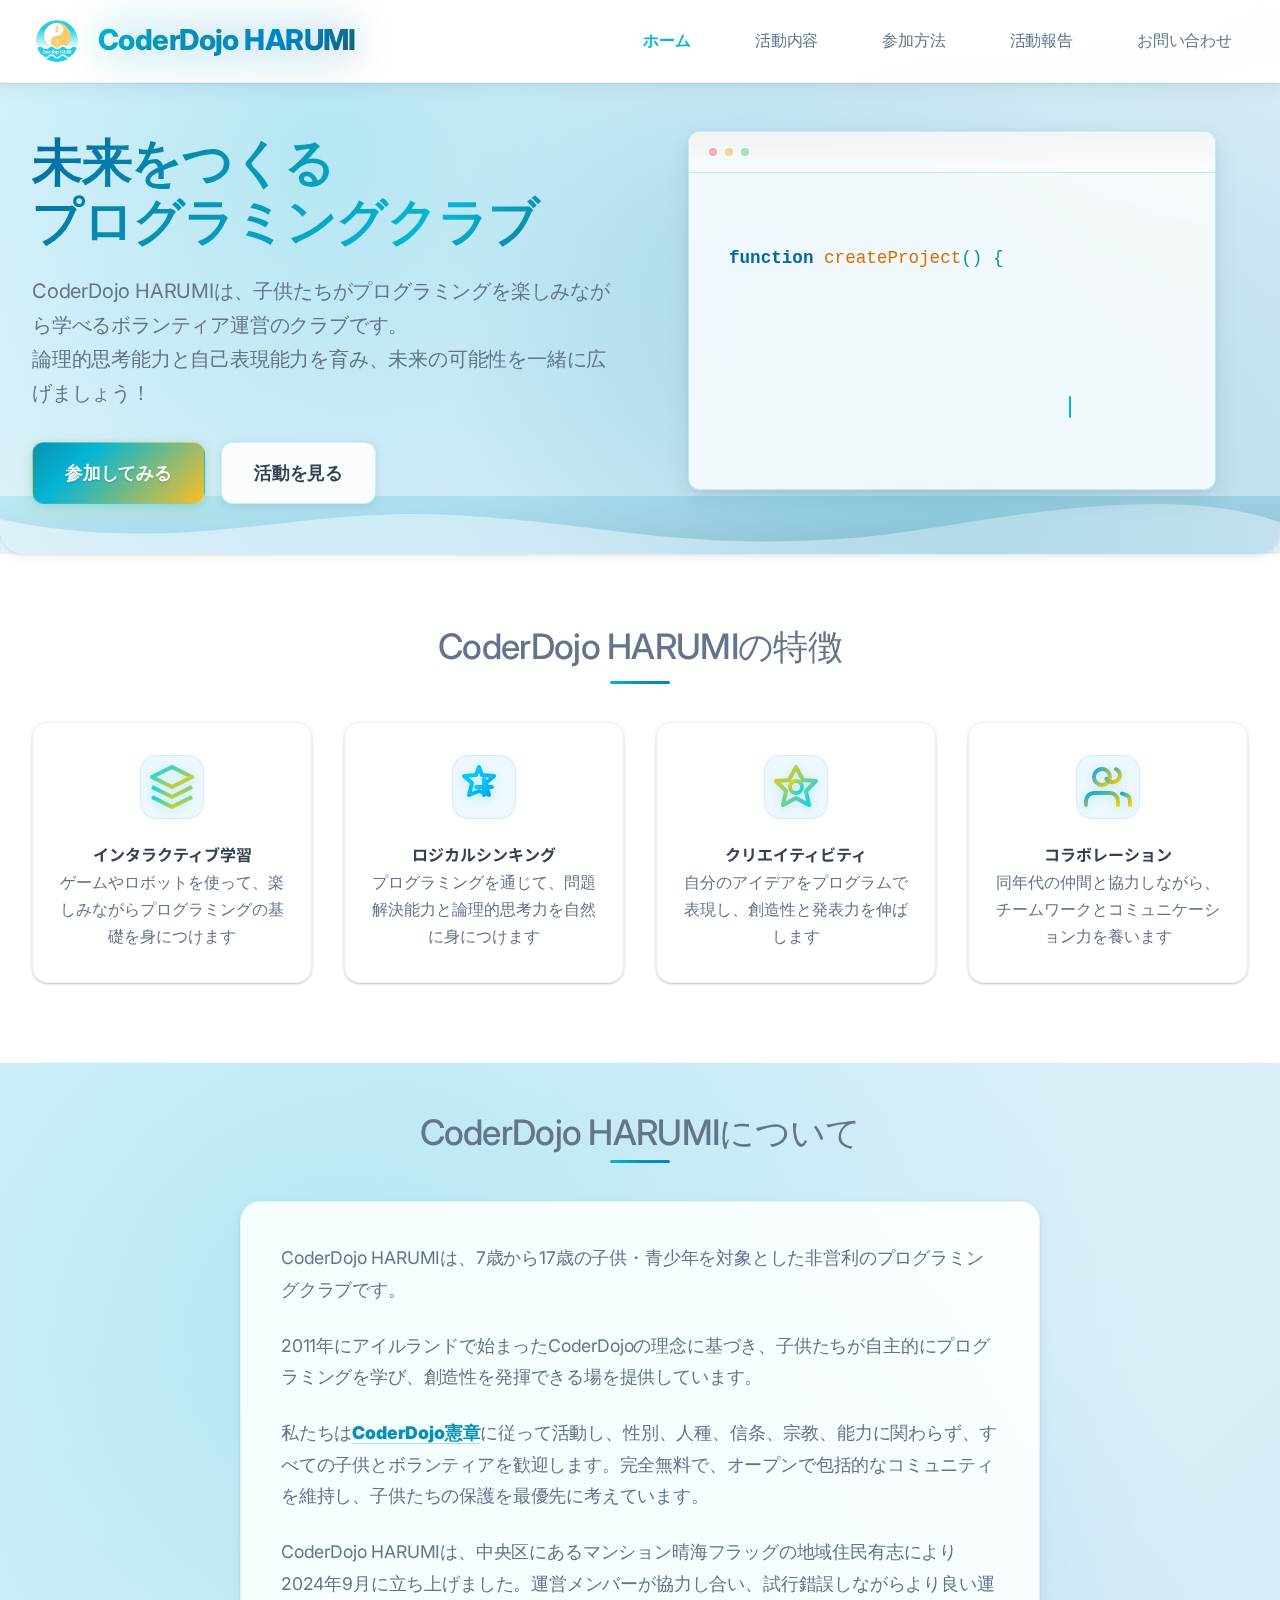
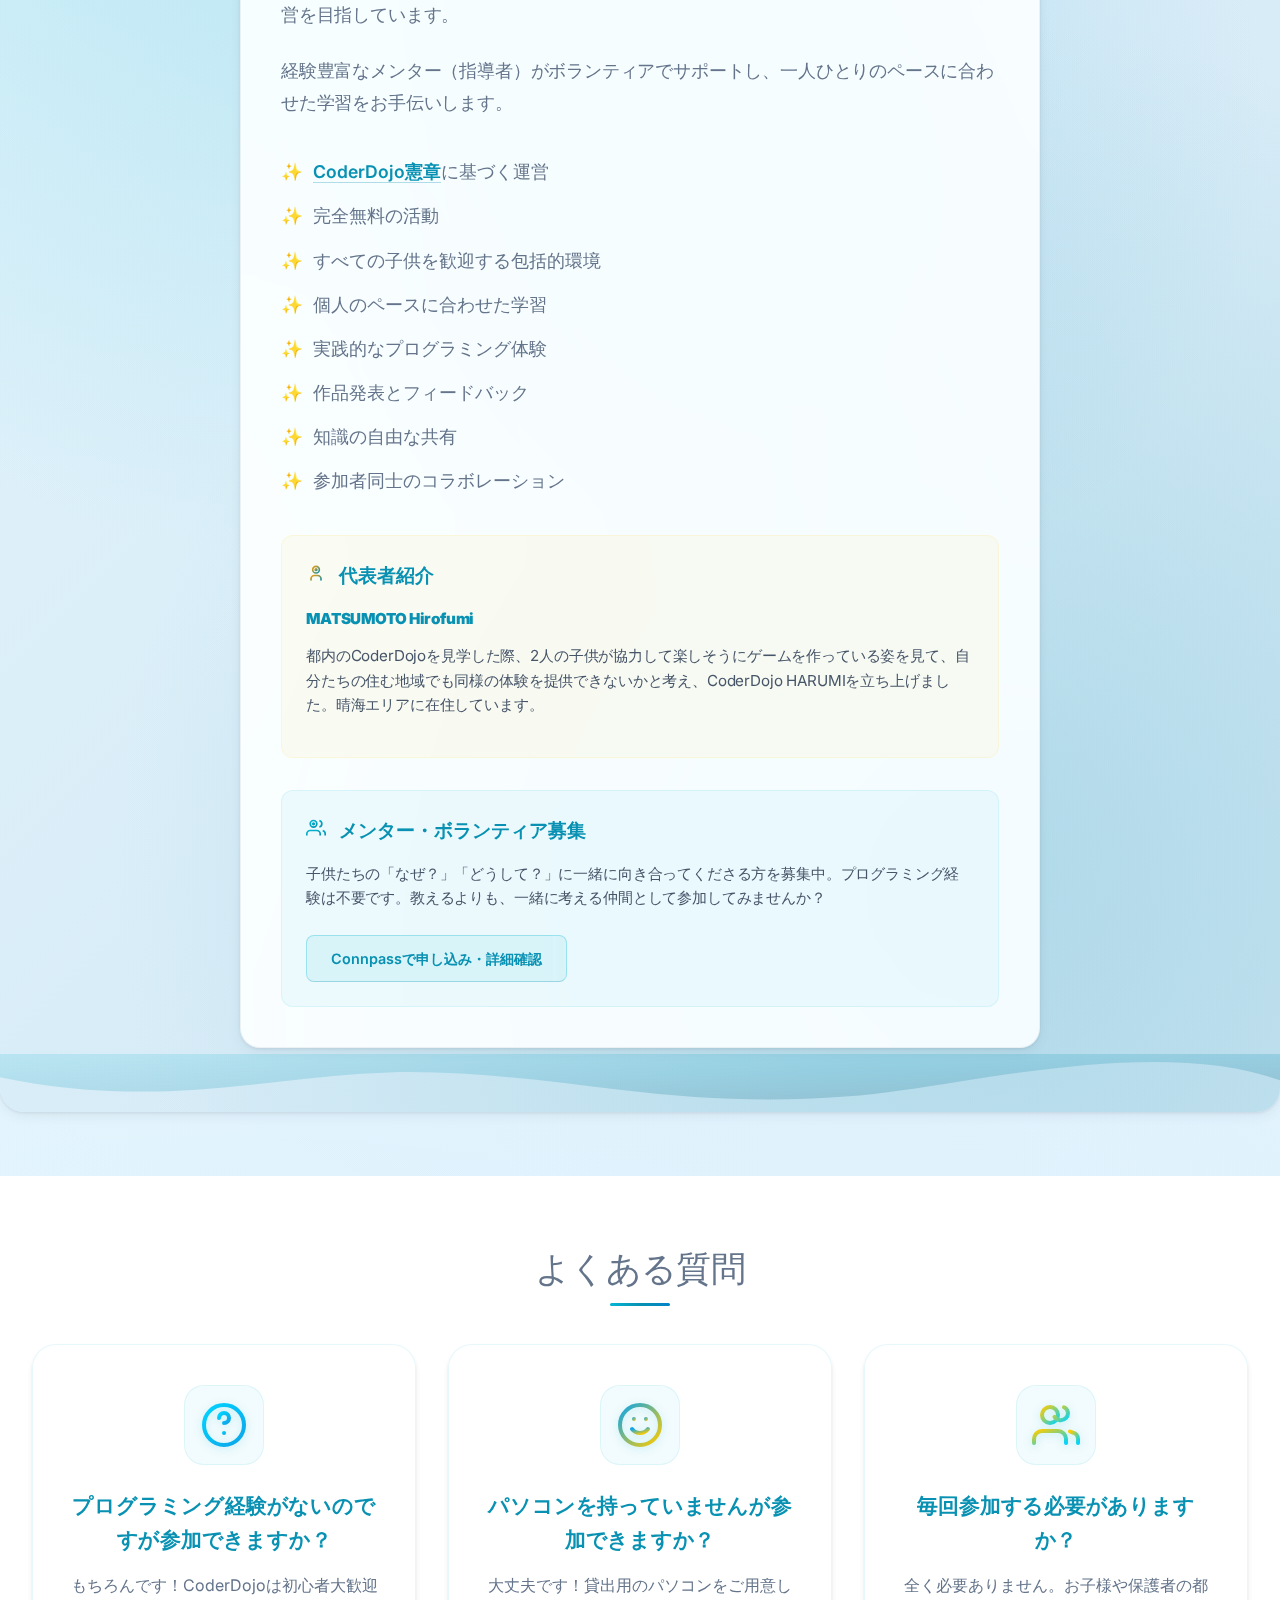
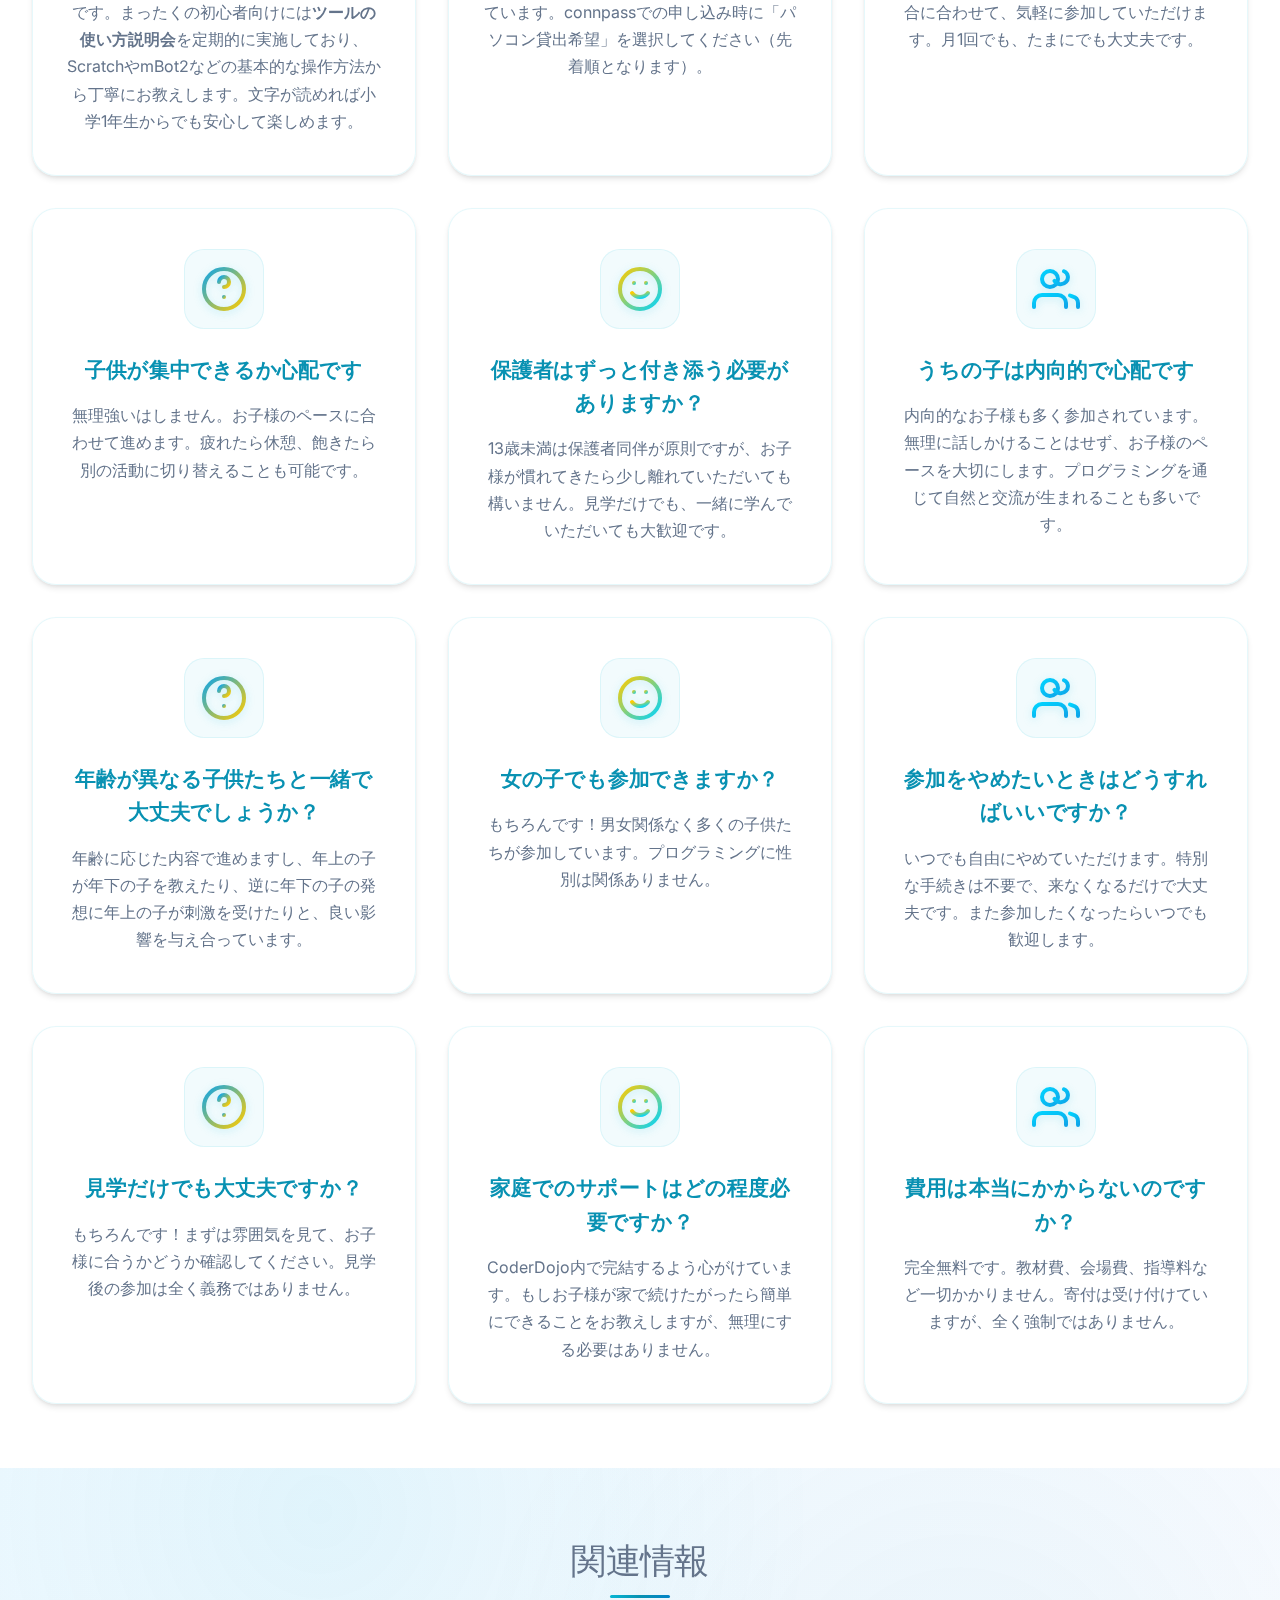
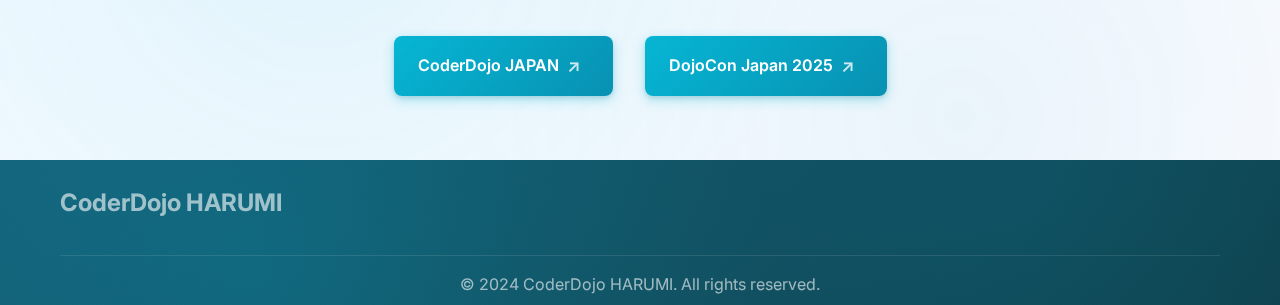
<file: index.html>
<!DOCTYPE html>
<html lang="ja">
<head>
    <meta charset="UTF-8">
    <meta name="viewport" content="width=device-width, initial-scale=1.0">
    <title>CoderDojo HARUMI - 子供向けプログラミングクラブ</title>
    <link rel="icon" type="image/png" href="log.png">
    <link rel="shortcut icon" type="image/png" href="log.png">
    <link rel="apple-touch-icon" href="log.png">
    <link rel="stylesheet" href="styles/main.css?v=20250122q">
    <link href="https://fonts.googleapis.com/css2?family=Inter:wght@300;400;500;600;700;800&family=Noto+Sans+JP:wght@300;400;700&display=swap" rel="stylesheet">
</head>
<body>
    <div id="header-placeholder"></div>

    <main class="main">
        <section class="hero">
            <div class="container container--full-width">
                <div class="hero-wrapper">
                    <div class="hero-content">
                        <h2>未来をつくる<br>プログラミングクラブ</h2>
                        <p>CoderDojo HARUMIは、子供たちがプログラミングを楽しみながら学べるボランティア運営のクラブです。<br>
                        論理的思考能力と自己表現能力を育み、未来の可能性を一緒に広げましょう！</p>
                        <div class="hero-buttons">
                            <a href="https://coderdojo-harumi.connpass.com/" class="btn btn-primary" target="_blank" rel="noopener noreferrer">参加してみる</a>
                            <a href="activities.html" class="btn btn-secondary">活動を見る</a>
                        </div>
                    </div>
                    <div class="hero-visual">
                        <div class="code-terminal">
                            <div class="code-block active">
                                <div class="typing-text"></div>
                                <span class="cursor"></span>
                            </div>
                        </div>
                    </div>
                </div>
            </div>
        </section>

        <section class="features">
            <div class="container container--full-width">
                <h3>CoderDojo HARUMIの特徴</h3>
                <div class="features-grid">
                    <div class="feature-card">
                        <div class="feature-icon">
                            <svg width="48" height="48" viewBox="0 0 24 24" fill="none" xmlns="http://www.w3.org/2000/svg">
                                <path d="M12 2L2 7L12 12L22 7L12 2Z" stroke="url(#gradient1)" stroke-width="2" stroke-linejoin="round"/>
                                <path d="M2 17L12 22L22 17" stroke="url(#gradient1)" stroke-width="2" stroke-linejoin="round"/>
                                <path d="M2 12L12 17L22 12" stroke="url(#gradient1)" stroke-width="2" stroke-linejoin="round"/>
                                <defs>
                                    <linearGradient id="gradient1" x1="0%" y1="0%" x2="100%" y2="100%">
                                        <stop offset="0%" style="stop-color:#00d4ff"/>
                                        <stop offset="100%" style="stop-color:#ffcc00"/>
                                    </linearGradient>
                                </defs>
                            </svg>
                        </div>
                        <h4>インタラクティブ学習</h4>
                        <p>ゲームやロボットを使って、楽しみながらプログラミングの基礎を身につけます</p>
                    </div>
                    <div class="feature-card">
                        <div class="feature-icon">
                            <svg width="48" height="48" viewBox="0 0 24 24" fill="none" xmlns="http://www.w3.org/2000/svg">
                                <path d="M9.5 2L8 6L2 6.5L6 10L4.5 16L9.5 14L14.5 16L13 10L17 6.5L11 6L9.5 2Z" stroke="url(#gradient2)" stroke-width="2" stroke-linejoin="round"/>
                                <path d="M12 8V16M8 12H16" stroke="url(#gradient2)" stroke-width="2" stroke-linecap="round"/>
                                <defs>
                                    <linearGradient id="gradient2" x1="0%" y1="0%" x2="100%" y2="100%">
                                        <stop offset="0%" style="stop-color:#00d4ff"/>
                                        <stop offset="100%" style="stop-color:#0ea5e9"/>
                                    </linearGradient>
                                </defs>
                            </svg>
                        </div>
                        <h4>ロジカルシンキング</h4>
                        <p>プログラミングを通じて、問題解決能力と論理的思考力を自然に身につけます</p>
                    </div>
                    <div class="feature-card">
                        <div class="feature-icon">
                            <svg width="48" height="48" viewBox="0 0 24 24" fill="none" xmlns="http://www.w3.org/2000/svg">
                                <path d="M12 2L15.5 8.5L22 9L17 14L18.5 21L12 17.5L5.5 21L7 14L2 9L8.5 8.5L12 2Z" stroke="url(#gradient3)" stroke-width="2" stroke-linejoin="round"/>
                                <circle cx="12" cy="12" r="3" stroke="url(#gradient3)" stroke-width="2"/>
                                <defs>
                                    <linearGradient id="gradient3" x1="0%" y1="0%" x2="100%" y2="100%">
                                        <stop offset="0%" style="stop-color:#ffcc00"/>
                                        <stop offset="100%" style="stop-color:#00d4ff"/>
                                    </linearGradient>
                                </defs>
                            </svg>
                        </div>
                        <h4>クリエイティビティ</h4>
                        <p>自分のアイデアをプログラムで表現し、創造性と発表力を伸ばします</p>
                    </div>
                    <div class="feature-card">
                        <div class="feature-icon">
                            <svg width="48" height="48" viewBox="0 0 24 24" fill="none" xmlns="http://www.w3.org/2000/svg">
                                <path d="M17 21V19C17 17.9391 16.5786 16.9217 15.8284 16.1716C15.0783 15.4214 14.0609 15 13 15H5C3.93913 15 2.92172 15.4214 2.17157 16.1716C1.42143 16.9217 1 17.9391 1 19V21" stroke="url(#gradient4)" stroke-width="2" stroke-linecap="round" stroke-linejoin="round"/>
                                <circle cx="9" cy="7" r="4" stroke="url(#gradient4)" stroke-width="2"/>
                                <path d="M23 21V19C23 18.1645 22.7155 17.3581 22.2094 16.7169C21.7033 16.0757 20.0078 15.6428 19 15.2498" stroke="url(#gradient4)" stroke-width="2" stroke-linecap="round" stroke-linejoin="round"/>
                                <path d="M16 3.13C17.0093 3.52251 17.7044 4.41323 17.8985 5.48993C18.0926 6.56662 17.7647 7.68327 17.0013 8.49499C16.2379 9.30671 15.1203 9.72595 14.0139 9.61693C12.9075 9.50791 11.8993 8.88781 11.2685 7.93" stroke="url(#gradient4)" stroke-width="2" stroke-linecap="round" stroke-linejoin="round"/>
                                <defs>
                                    <linearGradient id="gradient4" x1="0%" y1="0%" x2="100%" y2="100%">
                                        <stop offset="0%" style="stop-color:#0ea5e9"/>
                                        <stop offset="100%" style="stop-color:#ffcc00"/>
                                    </linearGradient>
                                </defs>
                            </svg>
                        </div>
                        <h4>コラボレーション</h4>
                        <p>同年代の仲間と協力しながら、チームワークとコミュニケーション力を養います</p>
                    </div>
                </div>
            </div>
        </section>

        <section class="about">
            <div class="container container--full-width">
                <h3>CoderDojo HARUMIについて</h3>
                <div class="about-content">
                    <div class="about-text">
                        <p>CoderDojo HARUMIは、7歳から17歳の子供・青少年を対象とした非営利のプログラミングクラブです。</p>
                        <p>2011年にアイルランドで始まったCoderDojoの理念に基づき、子供たちが自主的にプログラミングを学び、創造性を発揮できる場を提供しています。</p>
                        <p>私たちは<a href="https://coderdojo.jp/charter" target="_blank" rel="noopener noreferrer"><strong>CoderDojo憲章</strong></a>に従って活動し、性別、人種、信条、宗教、能力に関わらず、すべての子供とボランティアを歓迎します。完全無料で、オープンで包括的なコミュニティを維持し、子供たちの保護を最優先に考えています。</p>
                        <p>CoderDojo HARUMIは、中央区にあるマンション晴海フラッグの地域住民有志により2024年9月に立ち上げました。運営メンバーが協力し合い、試行錯誤しながらより良い運営を目指しています。</p>
                        <p>経験豊富なメンター（指導者）がボランティアでサポートし、一人ひとりのペースに合わせた学習をお手伝いします。</p>
                        <ul class="about-features">
                            <li><a href="https://coderdojo.jp/charter" target="_blank" rel="noopener noreferrer">CoderDojo憲章</a>に基づく運営</li>
                            <li>完全無料の活動</li>
                            <li>すべての子供を歓迎する包括的環境</li>
                            <li>個人のペースに合わせた学習</li>
                            <li>実践的なプログラミング体験</li>
                            <li>作品発表とフィードバック</li>
                            <li>知識の自由な共有</li>
                            <li>参加者同士のコラボレーション</li>
                        </ul>
                        
                        <div class="organizer-intro">
                            <h4>
                                <svg width="20" height="20" viewBox="0 0 24 24" fill="none" xmlns="http://www.w3.org/2000/svg" style="display: inline-block; margin-right: 0.5rem; vertical-align: text-top;">
                                    <circle cx="12" cy="8" r="4" stroke="url(#organizer-gradient)" stroke-width="2"/>
                                    <path d="M6 21v-2a4 4 0 0 1 4-4h4a4 4 0 0 1 4 4v2" stroke="url(#organizer-gradient)" stroke-width="2"/>
                                    <circle cx="12" cy="8" r="2" fill="url(#organizer-gradient)"/>
                                    <defs>
                                        <linearGradient id="organizer-gradient" x1="0%" y1="0%" x2="100%" y2="100%">
                                            <stop offset="0%" style="stop-color:#f59e0b"/>
                                            <stop offset="100%" style="stop-color:#0891b2"/>
                                        </linearGradient>
                                    </defs>
                                </svg>
                                代表者紹介
                            </h4>
                            <div class="organizer-profile">
                                <p><strong>MATSUMOTO Hirofumi</strong></p>
                                <p>都内のCoderDojoを見学した際、2人の子供が協力して楽しそうにゲームを作っている姿を見て、自分たちの住む地域でも同様の体験を提供できないかと考え、CoderDojo HARUMIを立ち上げました。晴海エリアに在住しています。</p>
                            </div>
                        </div>
                        
                        <div class="mentor-recruitment">
                            <h4>
                                <svg width="20" height="20" viewBox="0 0 24 24" fill="none" xmlns="http://www.w3.org/2000/svg" style="display: inline-block; margin-right: 0.5rem; vertical-align: text-top;">
                                    <path d="M17 21v-2a4 4 0 0 0-4-4H5a4 4 0 0 0-4 4v2" stroke="url(#mentor-gradient)" stroke-width="2"/>
                                    <circle cx="9" cy="7" r="4" stroke="url(#mentor-gradient)" stroke-width="2"/>
                                    <path d="M23 21v-2a4 4 0 0 0-3-3.87" stroke="url(#mentor-gradient)" stroke-width="2"/>
                                    <path d="M16 3.13a4 4 0 0 1 0 7.75" stroke="url(#mentor-gradient)" stroke-width="2"/>
                                    <circle cx="9" cy="7" r="2" fill="url(#mentor-gradient)"/>
                                    <defs>
                                        <linearGradient id="mentor-gradient" x1="0%" y1="0%" x2="100%" y2="100%">
                                            <stop offset="0%" style="stop-color:#06b6d4"/>
                                            <stop offset="100%" style="stop-color:#0891b2"/>
                                        </linearGradient>
                                    </defs>
                                </svg>
                                メンター・ボランティア募集
                            </h4>
                            <p>子供たちの「なぜ？」「どうして？」に一緒に向き合ってくださる方を募集中。プログラミング経験は不要です。教えるよりも、一緒に考える仲間として参加してみませんか？</p>
                            <a href="https://coderdojo-harumi.connpass.com/" class="mentor-apply-btn" target="_blank" rel="noopener noreferrer">
                                Connpassで申し込み・詳細確認
                            </a>
                        </div>
                    </div>
                </div>
            </div>
        </section>

        <section class="faq-section">
            <div class="container container--full-width">
                <h3>よくある質問</h3>
                <div class="faq-content">
                    <div class="faq-grid">
                        <div class="faq-card">
                            <div class="faq-icon">
                                <svg width="48" height="48" viewBox="0 0 24 24" fill="none" xmlns="http://www.w3.org/2000/svg">
                                    <circle cx="12" cy="12" r="10" stroke="url(#faq-gradient1)" stroke-width="2"/>
                                    <path d="M9.5 8.5C9.5 7.11929 10.6193 6 12 6C13.3807 6 14.5 7.11929 14.5 8.5C14.5 9.88071 13.3807 11 12 11" stroke="url(#faq-gradient1)" stroke-width="2" stroke-linecap="round"/>
                                    <circle cx="12" cy="16" r="1" fill="url(#faq-gradient1)"/>
                                    <defs>
                                        <linearGradient id="faq-gradient1" x1="0%" y1="0%" x2="100%" y2="100%">
                                            <stop offset="0%" style="stop-color:#00d4ff"/>
                                            <stop offset="100%" style="stop-color:#0ea5e9"/>
                                        </linearGradient>
                                    </defs>
                                </svg>
                            </div>
                            <h4>プログラミング経験がないのですが参加できますか？</h4>
                            <p>もちろんです！CoderDojoは初心者大歓迎です。まったくの初心者向けには<strong>ツールの使い方説明会</strong>を定期的に実施しており、ScratchやmBot2などの基本的な操作方法から丁寧にお教えします。文字が読めれば小学1年生からでも安心して楽しめます。</p>
                        </div>

                        <div class="faq-card">
                            <div class="faq-icon">
                                <svg width="48" height="48" viewBox="0 0 24 24" fill="none" xmlns="http://www.w3.org/2000/svg">
                                    <circle cx="12" cy="12" r="10" stroke="url(#faq-gradient2)" stroke-width="2"/>
                                    <path d="M8 14S9.5 16 12 16S16 14 16 14" stroke="url(#faq-gradient2)" stroke-width="2" stroke-linecap="round"/>
                                    <circle cx="9" cy="9" r="1" fill="url(#faq-gradient2)"/>
                                    <circle cx="15" cy="9" r="1" fill="url(#faq-gradient2)"/>
                                    <defs>
                                        <linearGradient id="faq-gradient2" x1="0%" y1="0%" x2="100%" y2="100%">
                                            <stop offset="0%" style="stop-color:#0ea5e9"/>
                                            <stop offset="100%" style="stop-color:#ffcc00"/>
                                        </linearGradient>
                                    </defs>
                                </svg>
                            </div>
                            <h4>パソコンを持っていませんが参加できますか？</h4>
                            <p>大丈夫です！貸出用のパソコンをご用意しています。connpassでの申し込み時に「パソコン貸出希望」を選択してください（先着順となります）。</p>
                        </div>

                        <div class="faq-card">
                            <div class="faq-icon">
                                <svg width="48" height="48" viewBox="0 0 24 24" fill="none" xmlns="http://www.w3.org/2000/svg">
                                    <path d="M17 21V19C17 17.9391 16.5786 16.9217 15.8284 16.1716C15.0783 15.4214 14.0609 15 13 15H5C3.93913 15 2.92172 15.4214 2.17157 16.1716C1.42143 16.9217 1 17.9391 1 19V21" stroke="url(#faq-gradient3)" stroke-width="2" stroke-linecap="round" stroke-linejoin="round"/>
                                    <circle cx="9" cy="7" r="4" stroke="url(#faq-gradient3)" stroke-width="2"/>
                                    <path d="M23 21V19C23 18.1645 22.7155 17.3581 22.2094 16.7169C21.7033 16.0757 20.0078 15.6428 19 15.2498" stroke="url(#faq-gradient3)" stroke-width="2" stroke-linecap="round" stroke-linejoin="round"/>
                                    <path d="M16 3.13C17.0093 3.52251 17.7044 4.41323 17.8985 5.48993C18.0926 6.56662 17.7647 7.68327 17.0013 8.49499C16.2379 9.30671 15.1203 9.72595 14.0139 9.61693C12.9075 9.50791 11.8993 8.88781 11.2685 7.93" stroke="url(#faq-gradient3)" stroke-width="2" stroke-linecap="round" stroke-linejoin="round"/>
                                    <defs>
                                        <linearGradient id="faq-gradient3" x1="0%" y1="0%" x2="100%" y2="100%">
                                            <stop offset="0%" style="stop-color:#ffcc00"/>
                                            <stop offset="100%" style="stop-color:#00d4ff"/>
                                        </linearGradient>
                                    </defs>
                                </svg>
                            </div>
                            <h4>毎回参加する必要がありますか？</h4>
                            <p>全く必要ありません。お子様や保護者の都合に合わせて、気軽に参加していただけます。月1回でも、たまにでも大丈夫です。</p>
                        </div>

                        <div class="faq-card">
                            <div class="faq-icon">
                                <svg width="48" height="48" viewBox="0 0 24 24" fill="none" xmlns="http://www.w3.org/2000/svg">
                                    <circle cx="12" cy="12" r="10" stroke="url(#faq-gradient4)" stroke-width="2"/>
                                    <path d="M9.5 8.5C9.5 7.11929 10.6193 6 12 6C13.3807 6 14.5 7.11929 14.5 8.5C14.5 9.88071 13.3807 11 12 11" stroke="url(#faq-gradient4)" stroke-width="2" stroke-linecap="round"/>
                                    <circle cx="12" cy="16" r="1" fill="url(#faq-gradient4)"/>
                                    <defs>
                                        <linearGradient id="faq-gradient4" x1="0%" y1="0%" x2="100%" y2="100%">
                                            <stop offset="0%" style="stop-color:#0ea5e9"/>
                                            <stop offset="100%" style="stop-color:#ffcc00"/>
                                        </linearGradient>
                                    </defs>
                                </svg>
                            </div>
                            <h4>子供が集中できるか心配です</h4>
                            <p>無理強いはしません。お子様のペースに合わせて進めます。疲れたら休憩、飽きたら別の活動に切り替えることも可能です。</p>
                        </div>

                        <div class="faq-card">
                            <div class="faq-icon">
                                <svg width="48" height="48" viewBox="0 0 24 24" fill="none" xmlns="http://www.w3.org/2000/svg">
                                    <circle cx="12" cy="12" r="10" stroke="url(#faq-gradient5)" stroke-width="2"/>
                                    <path d="M8 14S9.5 16 12 16S16 14 16 14" stroke="url(#faq-gradient5)" stroke-width="2" stroke-linecap="round"/>
                                    <circle cx="9" cy="9" r="1" fill="url(#faq-gradient5)"/>
                                    <circle cx="15" cy="9" r="1" fill="url(#faq-gradient5)"/>
                                    <defs>
                                        <linearGradient id="faq-gradient5" x1="0%" y1="0%" x2="100%" y2="100%">
                                            <stop offset="0%" style="stop-color:#ffcc00"/>
                                            <stop offset="100%" style="stop-color:#00d4ff"/>
                                        </linearGradient>
                                    </defs>
                                </svg>
                            </div>
                            <h4>保護者はずっと付き添う必要がありますか？</h4>
                            <p>13歳未満は保護者同伴が原則ですが、お子様が慣れてきたら少し離れていただいても構いません。見学だけでも、一緒に学んでいただいても大歓迎です。</p>
                        </div>

                        <div class="faq-card">
                            <div class="faq-icon">
                                <svg width="48" height="48" viewBox="0 0 24 24" fill="none" xmlns="http://www.w3.org/2000/svg">
                                    <path d="M17 21V19C17 17.9391 16.5786 16.9217 15.8284 16.1716C15.0783 15.4214 14.0609 15 13 15H5C3.93913 15 2.92172 15.4214 2.17157 16.1716C1.42143 16.9217 1 17.9391 1 19V21" stroke="url(#faq-gradient6)" stroke-width="2" stroke-linecap="round" stroke-linejoin="round"/>
                                    <circle cx="9" cy="7" r="4" stroke="url(#faq-gradient6)" stroke-width="2"/>
                                    <path d="M23 21V19C23 18.1645 22.7155 17.3581 22.2094 16.7169C21.7033 16.0757 20.0078 15.6428 19 15.2498" stroke="url(#faq-gradient6)" stroke-width="2" stroke-linecap="round" stroke-linejoin="round"/>
                                    <path d="M16 3.13C17.0093 3.52251 17.7044 4.41323 17.8985 5.48993C18.0926 6.56662 17.7647 7.68327 17.0013 8.49499C16.2379 9.30671 15.1203 9.72595 14.0139 9.61693C12.9075 9.50791 11.8993 8.88781 11.2685 7.93" stroke="url(#faq-gradient6)" stroke-width="2" stroke-linecap="round" stroke-linejoin="round"/>
                                    <defs>
                                        <linearGradient id="faq-gradient6" x1="0%" y1="0%" x2="100%" y2="100%">
                                            <stop offset="0%" style="stop-color:#00d4ff"/>
                                            <stop offset="100%" style="stop-color:#0ea5e9"/>
                                        </linearGradient>
                                    </defs>
                                </svg>
                            </div>
                            <h4>うちの子は内向的で心配です</h4>
                            <p>内向的なお子様も多く参加されています。無理に話しかけることはせず、お子様のペースを大切にします。プログラミングを通じて自然と交流が生まれることも多いです。</p>
                        </div>

                        <div class="faq-card">
                            <div class="faq-icon">
                                <svg width="48" height="48" viewBox="0 0 24 24" fill="none" xmlns="http://www.w3.org/2000/svg">
                                    <circle cx="12" cy="12" r="10" stroke="url(#faq-gradient7)" stroke-width="2"/>
                                    <path d="M9.5 8.5C9.5 7.11929 10.6193 6 12 6C13.3807 6 14.5 7.11929 14.5 8.5C14.5 9.88071 13.3807 11 12 11" stroke="url(#faq-gradient7)" stroke-width="2" stroke-linecap="round"/>
                                    <circle cx="12" cy="16" r="1" fill="url(#faq-gradient7)"/>
                                    <defs>
                                        <linearGradient id="faq-gradient7" x1="0%" y1="0%" x2="100%" y2="100%">
                                            <stop offset="0%" style="stop-color:#0ea5e9"/>
                                            <stop offset="100%" style="stop-color:#ffcc00"/>
                                        </linearGradient>
                                    </defs>
                                </svg>
                            </div>
                            <h4>年齢が異なる子供たちと一緒で大丈夫でしょうか？</h4>
                            <p>年齢に応じた内容で進めますし、年上の子が年下の子を教えたり、逆に年下の子の発想に年上の子が刺激を受けたりと、良い影響を与え合っています。</p>
                        </div>

                        <div class="faq-card">
                            <div class="faq-icon">
                                <svg width="48" height="48" viewBox="0 0 24 24" fill="none" xmlns="http://www.w3.org/2000/svg">
                                    <circle cx="12" cy="12" r="10" stroke="url(#faq-gradient8)" stroke-width="2"/>
                                    <path d="M8 14S9.5 16 12 16S16 14 16 14" stroke="url(#faq-gradient8)" stroke-width="2" stroke-linecap="round"/>
                                    <circle cx="9" cy="9" r="1" fill="url(#faq-gradient8)"/>
                                    <circle cx="15" cy="9" r="1" fill="url(#faq-gradient8)"/>
                                    <defs>
                                        <linearGradient id="faq-gradient8" x1="0%" y1="0%" x2="100%" y2="100%">
                                            <stop offset="0%" style="stop-color:#ffcc00"/>
                                            <stop offset="100%" style="stop-color:#00d4ff"/>
                                        </linearGradient>
                                    </defs>
                                </svg>
                            </div>
                            <h4>女の子でも参加できますか？</h4>
                            <p>もちろんです！男女関係なく多くの子供たちが参加しています。プログラミングに性別は関係ありません。</p>
                        </div>

                        <div class="faq-card">
                            <div class="faq-icon">
                                <svg width="48" height="48" viewBox="0 0 24 24" fill="none" xmlns="http://www.w3.org/2000/svg">
                                    <path d="M17 21V19C17 17.9391 16.5786 16.9217 15.8284 16.1716C15.0783 15.4214 14.0609 15 13 15H5C3.93913 15 2.92172 15.4214 2.17157 16.1716C1.42143 16.9217 1 17.9391 1 19V21" stroke="url(#faq-gradient9)" stroke-width="2" stroke-linecap="round" stroke-linejoin="round"/>
                                    <circle cx="9" cy="7" r="4" stroke="url(#faq-gradient9)" stroke-width="2"/>
                                    <path d="M23 21V19C23 18.1645 22.7155 17.3581 22.2094 16.7169C21.7033 16.0757 20.0078 15.6428 19 15.2498" stroke="url(#faq-gradient9)" stroke-width="2" stroke-linecap="round" stroke-linejoin="round"/>
                                    <path d="M16 3.13C17.0093 3.52251 17.7044 4.41323 17.8985 5.48993C18.0926 6.56662 17.7647 7.68327 17.0013 8.49499C16.2379 9.30671 15.1203 9.72595 14.0139 9.61693C12.9075 9.50791 11.8993 8.88781 11.2685 7.93" stroke="url(#faq-gradient9)" stroke-width="2" stroke-linecap="round" stroke-linejoin="round"/>
                                    <defs>
                                        <linearGradient id="faq-gradient9" x1="0%" y1="0%" x2="100%" y2="100%">
                                            <stop offset="0%" style="stop-color:#00d4ff"/>
                                            <stop offset="100%" style="stop-color:#0ea5e9"/>
                                        </linearGradient>
                                    </defs>
                                </svg>
                            </div>
                            <h4>参加をやめたいときはどうすればいいですか？</h4>
                            <p>いつでも自由にやめていただけます。特別な手続きは不要で、来なくなるだけで大丈夫です。また参加したくなったらいつでも歓迎します。</p>
                        </div>

                        <div class="faq-card">
                            <div class="faq-icon">
                                <svg width="48" height="48" viewBox="0 0 24 24" fill="none" xmlns="http://www.w3.org/2000/svg">
                                    <circle cx="12" cy="12" r="10" stroke="url(#faq-gradient10)" stroke-width="2"/>
                                    <path d="M9.5 8.5C9.5 7.11929 10.6193 6 12 6C13.3807 6 14.5 7.11929 14.5 8.5C14.5 9.88071 13.3807 11 12 11" stroke="url(#faq-gradient10)" stroke-width="2" stroke-linecap="round"/>
                                    <circle cx="12" cy="16" r="1" fill="url(#faq-gradient10)"/>
                                    <defs>
                                        <linearGradient id="faq-gradient10" x1="0%" y1="0%" x2="100%" y2="100%">
                                            <stop offset="0%" style="stop-color:#0ea5e9"/>
                                            <stop offset="100%" style="stop-color:#ffcc00"/>
                                        </linearGradient>
                                    </defs>
                                </svg>
                            </div>
                            <h4>見学だけでも大丈夫ですか？</h4>
                            <p>もちろんです！まずは雰囲気を見て、お子様に合うかどうか確認してください。見学後の参加は全く義務ではありません。</p>
                        </div>

                        <div class="faq-card">
                            <div class="faq-icon">
                                <svg width="48" height="48" viewBox="0 0 24 24" fill="none" xmlns="http://www.w3.org/2000/svg">
                                    <circle cx="12" cy="12" r="10" stroke="url(#faq-gradient11)" stroke-width="2"/>
                                    <path d="M8 14S9.5 16 12 16S16 14 16 14" stroke="url(#faq-gradient11)" stroke-width="2" stroke-linecap="round"/>
                                    <circle cx="9" cy="9" r="1" fill="url(#faq-gradient11)"/>
                                    <circle cx="15" cy="9" r="1" fill="url(#faq-gradient11)"/>
                                    <defs>
                                        <linearGradient id="faq-gradient11" x1="0%" y1="0%" x2="100%" y2="100%">
                                            <stop offset="0%" style="stop-color:#ffcc00"/>
                                            <stop offset="100%" style="stop-color:#00d4ff"/>
                                        </linearGradient>
                                    </defs>
                                </svg>
                            </div>
                            <h4>家庭でのサポートはどの程度必要ですか？</h4>
                            <p>CoderDojo内で完結するよう心がけています。もしお子様が家で続けたがったら簡単にできることをお教えしますが、無理にする必要はありません。</p>
                        </div>

                        <div class="faq-card">
                            <div class="faq-icon">
                                <svg width="48" height="48" viewBox="0 0 24 24" fill="none" xmlns="http://www.w3.org/2000/svg">
                                    <path d="M17 21V19C17 17.9391 16.5786 16.9217 15.8284 16.1716C15.0783 15.4214 14.0609 15 13 15H5C3.93913 15 2.92172 15.4214 2.17157 16.1716C1.42143 16.9217 1 17.9391 1 19V21" stroke="url(#faq-gradient12)" stroke-width="2" stroke-linecap="round" stroke-linejoin="round"/>
                                    <circle cx="9" cy="7" r="4" stroke="url(#faq-gradient12)" stroke-width="2"/>
                                    <path d="M23 21V19C23 18.1645 22.7155 17.3581 22.2094 16.7169C21.7033 16.0757 20.0078 15.6428 19 15.2498" stroke="url(#faq-gradient12)" stroke-width="2" stroke-linecap="round" stroke-linejoin="round"/>
                                    <path d="M16 3.13C17.0093 3.52251 17.7044 4.41323 17.8985 5.48993C18.0926 6.56662 17.7647 7.68327 17.0013 8.49499C16.2379 9.30671 15.1203 9.72595 14.0139 9.61693C12.9075 9.50791 11.8993 8.88781 11.2685 7.93" stroke="url(#faq-gradient12)" stroke-width="2" stroke-linecap="round" stroke-linejoin="round"/>
                                    <defs>
                                        <linearGradient id="faq-gradient12" x1="0%" y1="0%" x2="100%" y2="100%">
                                            <stop offset="0%" style="stop-color:#00d4ff"/>
                                            <stop offset="100%" style="stop-color:#0ea5e9"/>
                                        </linearGradient>
                                    </defs>
                                </svg>
                            </div>
                            <h4>費用は本当にかからないのですか？</h4>
                            <p>完全無料です。教材費、会場費、指導料など一切かかりません。寄付は受け付けていますが、全く強制ではありません。</p>
                        </div>
                    </div>
                </div>
            </div>
        </section>

        <section class="related-links-section">
            <div class="container container--full-width">
                <h3>関連情報</h3>
                <div class="related-links-simple">
                    <a href="https://coderdojo.jp/" target="_blank" rel="noopener noreferrer" class="related-simple-link">
                        CoderDojo JAPAN
                    </a>
                    <a href="https://dojocon2025.coderdojo.jp/" target="_blank" rel="noopener noreferrer" class="related-simple-link">
                        DojoCon Japan 2025
                    </a>
                </div>
            </div>
        </section>

    </main>

    <div id="footer-placeholder"></div>

    <script src="js/components.js"></script>
    <script src="js/main.js"></script>
</body>
</html>
</file>
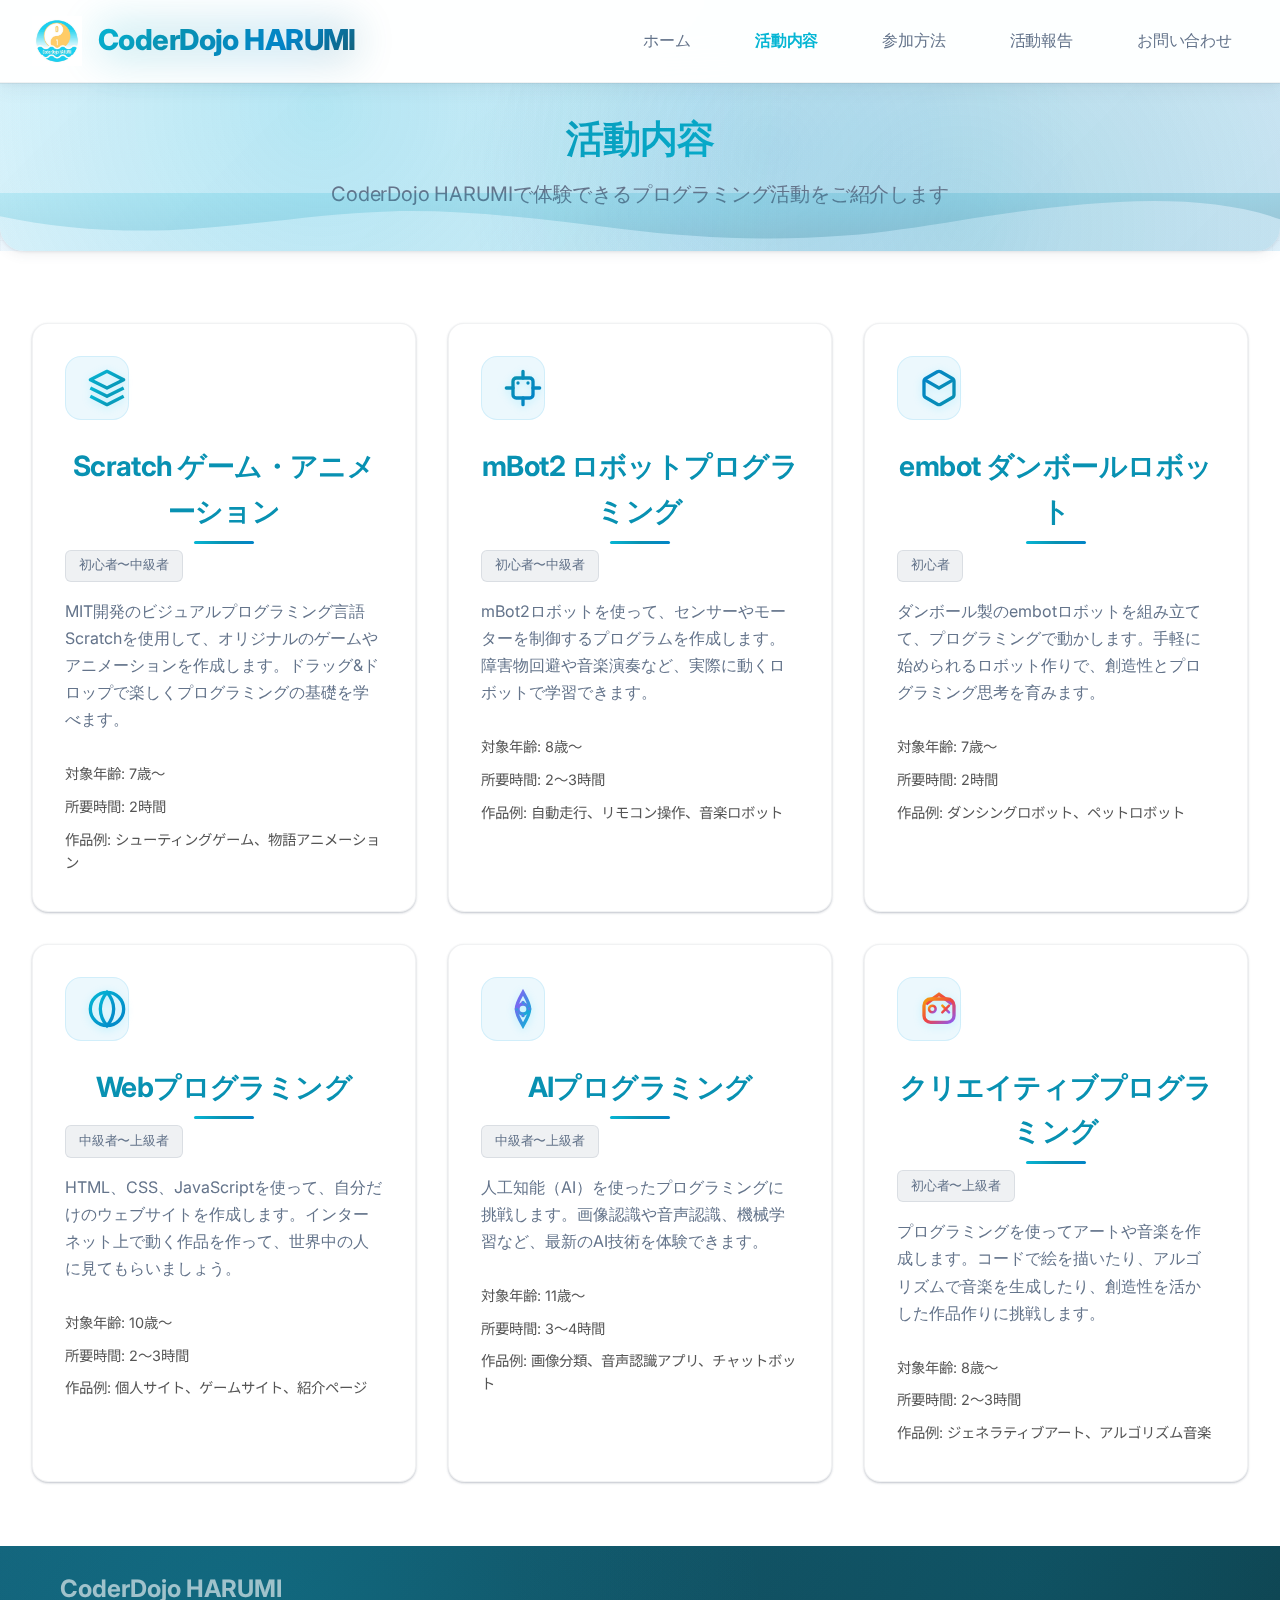
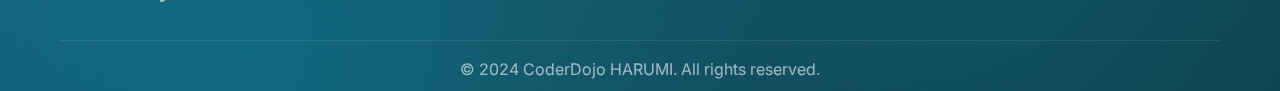
<file: activities.html>
<!DOCTYPE html>
<html lang="ja">
<head>
    <meta charset="UTF-8">
    <meta name="viewport" content="width=device-width, initial-scale=1.0">
    <title>活動内容 - CoderDojo HARUMI</title>
    <link rel="icon" type="image/png" href="log.png">
    <link rel="shortcut icon" type="image/png" href="log.png">
    <link rel="apple-touch-icon" href="log.png">
    <link rel="stylesheet" href="styles/main.css?v=20250122r">
    <link href="https://fonts.googleapis.com/css2?family=Inter:wght@300;400;500;600;700;800&family=Noto+Sans+JP:wght@300;400;700&display=swap" rel="stylesheet">
</head>
<body>
    <div id="header-placeholder"></div>

    <main class="main">
        <section class="page-hero">
            <div class="container container--full-width">
                <h2>活動内容</h2>
                <p>CoderDojo HARUMIで体験できるプログラミング活動をご紹介します</p>
            </div>
        </section>

        <section class="activities-main">
            <div class="container container--full-width">
                <div class="activities-grid">
                    <a href="scratch.html" class="activity-card">
                        <div class="activity-icon">
                            <svg width="40" height="40" viewBox="0 0 24 24" fill="none" xmlns="http://www.w3.org/2000/svg">
                                <path d="M12 2L2 7L12 12L22 7L12 2Z" stroke="url(#activity-gradient1)" stroke-width="2" stroke-linejoin="round"/>
                                <path d="M2 17L12 22L22 17" stroke="url(#activity-gradient1)" stroke-width="2" stroke-linejoin="round"/>
                                <path d="M2 12L12 17L22 12" stroke="url(#activity-gradient1)" stroke-width="2" stroke-linejoin="round"/>
                                <defs>
                                    <linearGradient id="activity-gradient1" x1="0%" y1="0%" x2="100%" y2="100%">
                                        <stop offset="0%" style="stop-color:#06b6d4"/>
                                        <stop offset="100%" style="stop-color:#0891b2"/>
                                    </linearGradient>
                                </defs>
                            </svg>
                        </div>
                        <h3>Scratch ゲーム・アニメーション</h3>
                        <div class="activity-level">初心者〜中級者</div>
                        <p>MIT開発のビジュアルプログラミング言語Scratchを使用して、オリジナルのゲームやアニメーションを作成します。ドラッグ&ドロップで楽しくプログラミングの基礎を学べます。</p>
                        <ul class="activity-features">
                            <li>対象年齢: 7歳〜</li>
                            <li>所要時間: 2時間</li>
                            <li>作品例: シューティングゲーム、物語アニメーション</li>
                        </ul>
                    </a>

                    <a href="mbot2.html" class="activity-card">
                        <div class="activity-icon">
                            <svg width="40" height="40" viewBox="0 0 24 24" fill="none" xmlns="http://www.w3.org/2000/svg">
                                <rect x="6" y="6" width="12" height="12" rx="2" stroke="url(#activity-gradient2)" stroke-width="2"/>
                                <circle cx="9" cy="9" r="1" fill="url(#activity-gradient2)"/>
                                <circle cx="15" cy="9" r="1" fill="url(#activity-gradient2)"/>
                                <path d="M9 14H15" stroke="url(#activity-gradient2)" stroke-width="2" stroke-linecap="round"/>
                                <path d="M12 2V6M12 18V22M2 12H6M18 12H22" stroke="url(#activity-gradient2)" stroke-width="2" stroke-linecap="round"/>
                                <defs>
                                    <linearGradient id="activity-gradient2" x1="0%" y1="0%" x2="100%" y2="100%">
                                        <stop offset="0%" style="stop-color:#0891b2"/>
                                        <stop offset="100%" style="stop-color:#0284c7"/>
                                    </linearGradient>
                                </defs>
                            </svg>
                        </div>
                        <h3>mBot2 ロボットプログラミング</h3>
                        <div class="activity-level">初心者〜中級者</div>
                        <p>mBot2ロボットを使って、センサーやモーターを制御するプログラムを作成します。障害物回避や音楽演奏など、実際に動くロボットで学習できます。</p>
                        <ul class="activity-features">
                            <li>対象年齢: 8歳〜</li>
                            <li>所要時間: 2〜3時間</li>
                            <li>作品例: 自動走行、リモコン操作、音楽ロボット</li>
                        </ul>
                    </a>

                    <a href="embot.html" class="activity-card">
                        <div class="activity-icon">
                            <svg width="40" height="40" viewBox="0 0 24 24" fill="none" xmlns="http://www.w3.org/2000/svg">
                                <path d="M21 16V8C20.9996 7.64928 20.9071 7.30481 20.7315 7.00116C20.556 6.69751 20.3037 6.44536 20 6.27L13 2.27C12.696 2.09446 12.3511 2.00205 12 2.00205C11.6489 2.00205 11.304 2.09446 11 2.27L4 6.27C3.69626 6.44536 3.44398 6.69751 3.26846 7.00116C3.09294 7.30481 3.00036 7.64928 3 8V16C3.00036 16.3507 3.09294 16.6952 3.26846 16.9988C3.44398 17.3025 3.69626 17.5546 4 17.73L11 21.73C11.304 21.9055 11.6489 21.9979 12 21.9979C12.3511 21.9979 12.696 21.9055 13 21.73L20 17.73C20.3037 17.5546 20.556 17.3025 20.7315 16.9988C20.9071 16.6952 20.9996 16.3507 21 16Z" stroke="url(#activity-gradient3)" stroke-width="2" stroke-linejoin="round"/>
                                <path d="M3.27 6.96L12 12.01L20.73 6.96" stroke="url(#activity-gradient3)" stroke-width="2" stroke-linejoin="round"/>
                                <path d="M12 22.08V12" stroke="url(#activity-gradient3)" stroke-width="2" stroke-linejoin="round"/>
                                <defs>
                                    <linearGradient id="activity-gradient3" x1="0%" y1="0%" x2="100%" y2="100%">
                                        <stop offset="0%" style="stop-color:#0284c7"/>
                                        <stop offset="100%" style="stop-color:#0891b2"/>
                                    </linearGradient>
                                </defs>
                            </svg>
                        </div>
                        <h3>embot ダンボールロボット</h3>
                        <div class="activity-level">初心者</div>
                        <p>ダンボール製のembotロボットを組み立てて、プログラミングで動かします。手軽に始められるロボット作りで、創造性とプログラミング思考を育みます。</p>
                        <ul class="activity-features">
                            <li>対象年齢: 7歳〜</li>
                            <li>所要時間: 2時間</li>
                            <li>作品例: ダンシングロボット、ペットロボット</li>
                        </ul>
                    </a>

                    <a href="web-programming.html" class="activity-card">
                        <div class="activity-icon">
                            <svg width="40" height="40" viewBox="0 0 24 24" fill="none" xmlns="http://www.w3.org/2000/svg">
                                <circle cx="12" cy="12" r="10" stroke="url(#activity-gradient4)" stroke-width="2"/>
                                <line x1="2" y1="12" x2="22" y2="12" stroke="url(#activity-gradient4)" stroke-width="2"/>
                                <path d="M12 2C14.5013 4.73835 15.9228 8.29203 16 12C15.9228 15.708 14.5013 19.2616 12 22C9.49872 19.2616 8.07725 15.708 8 12C8.07725 8.29203 9.49872 4.73835 12 2Z" stroke="url(#activity-gradient4)" stroke-width="2"/>
                                <defs>
                                    <linearGradient id="activity-gradient4" x1="0%" y1="0%" x2="100%" y2="100%">
                                        <stop offset="0%" style="stop-color:#06b6d4"/>
                                        <stop offset="100%" style="stop-color:#0284c7"/>
                                    </linearGradient>
                                </defs>
                            </svg>
                        </div>
                        <h3>Webプログラミング</h3>
                        <div class="activity-level">中級者〜上級者</div>
                        <p>HTML、CSS、JavaScriptを使って、自分だけのウェブサイトを作成します。インターネット上で動く作品を作って、世界中の人に見てもらいましょう。</p>
                        <ul class="activity-features">
                            <li>対象年齢: 10歳〜</li>
                            <li>所要時間: 2〜3時間</li>
                            <li>作品例: 個人サイト、ゲームサイト、紹介ページ</li>
                        </ul>
                    </a>

                    <a href="ai-programming.html" class="activity-card">
                        <div class="activity-icon">
                            <svg width="40" height="40" viewBox="0 0 24 24" fill="none" xmlns="http://www.w3.org/2000/svg">
                                <path d="M12 2C13.5013 4.73835 15.9228 8.29203 16 12C15.9228 15.708 13.5013 19.2616 12 22C10.4987 19.2616 8.07725 15.708 8 12C8.07725 8.29203 10.4987 4.73835 12 2Z" stroke="url(#ai-gradient)" stroke-width="2"/>
                                <circle cx="12" cy="12" r="3" stroke="url(#ai-gradient)" stroke-width="2"/>
                                <circle cx="12" cy="8" r="1" fill="url(#ai-gradient)"/>
                                <circle cx="12" cy="16" r="1" fill="url(#ai-gradient)"/>
                                <circle cx="8" cy="12" r="1" fill="url(#ai-gradient)"/>
                                <circle cx="16" cy="12" r="1" fill="url(#ai-gradient)"/>
                                <defs>
                                    <linearGradient id="ai-gradient" x1="0%" y1="0%" x2="100%" y2="100%">
                                        <stop offset="0%" style="stop-color:#8b5cf6"/>
                                        <stop offset="100%" style="stop-color:#06b6d4"/>
                                    </linearGradient>
                                </defs>
                            </svg>
                        </div>
                        <h3>AIプログラミング</h3>
                        <div class="activity-level">中級者〜上級者</div>
                        <p>人工知能（AI）を使ったプログラミングに挑戦します。画像認識や音声認識、機械学習など、最新のAI技術を体験できます。</p>
                        <ul class="activity-features">
                            <li>対象年齢: 11歳〜</li>
                            <li>所要時間: 3〜4時間</li>
                            <li>作品例: 画像分類、音声認識アプリ、チャットボット</li>
                        </ul>
                    </a>

                    <a href="creative-programming.html" class="activity-card">
                        <div class="activity-icon">
                            <svg width="40" height="40" viewBox="0 0 24 24" fill="none" xmlns="http://www.w3.org/2000/svg">
                                <path d="M12 2L3.09 8.26L4.91 9.74L12 4.42L19.09 9.74L20.91 8.26L12 2Z" fill="url(#creative-gradient)"/>
                                <path d="M21 16C21 18.21 19.21 20 17 20H7C4.79 20 3 18.21 3 16V10C3 7.79 4.79 6 7 6H17C19.21 6 21 7.79 21 10V16Z" stroke="url(#creative-gradient)" stroke-width="2"/>
                                <circle cx="8" cy="12" r="2" stroke="url(#creative-gradient)" stroke-width="1.5"/>
                                <path d="M14 10L18 14M18 10L14 14" stroke="url(#creative-gradient)" stroke-width="1.5" stroke-linecap="round"/>
                                <defs>
                                    <linearGradient id="creative-gradient" x1="0%" y1="0%" x2="100%" y2="100%">
                                        <stop offset="0%" style="stop-color:#f59e0b"/>
                                        <stop offset="50%" style="stop-color:#ef4444"/>
                                        <stop offset="100%" style="stop-color:#8b5cf6"/>
                                    </linearGradient>
                                </defs>
                            </svg>
                        </div>
                        <h3>クリエイティブプログラミング</h3>
                        <div class="activity-level">初心者〜上級者</div>
                        <p>プログラミングを使ってアートや音楽を作成します。コードで絵を描いたり、アルゴリズムで音楽を生成したり、創造性を活かした作品作りに挑戦します。</p>
                        <ul class="activity-features">
                            <li>対象年齢: 8歳〜</li>
                            <li>所要時間: 2〜3時間</li>
                            <li>作品例: ジェネラティブアート、アルゴリズム音楽</li>
                        </ul>
                    </a>
                </div>
            </div>
        </section>

    </main>

    <div id="footer-placeholder"></div>


    <script src="js/components.js"></script>
    <script src="js/main.js"></script>
</body>
</html>
</file>
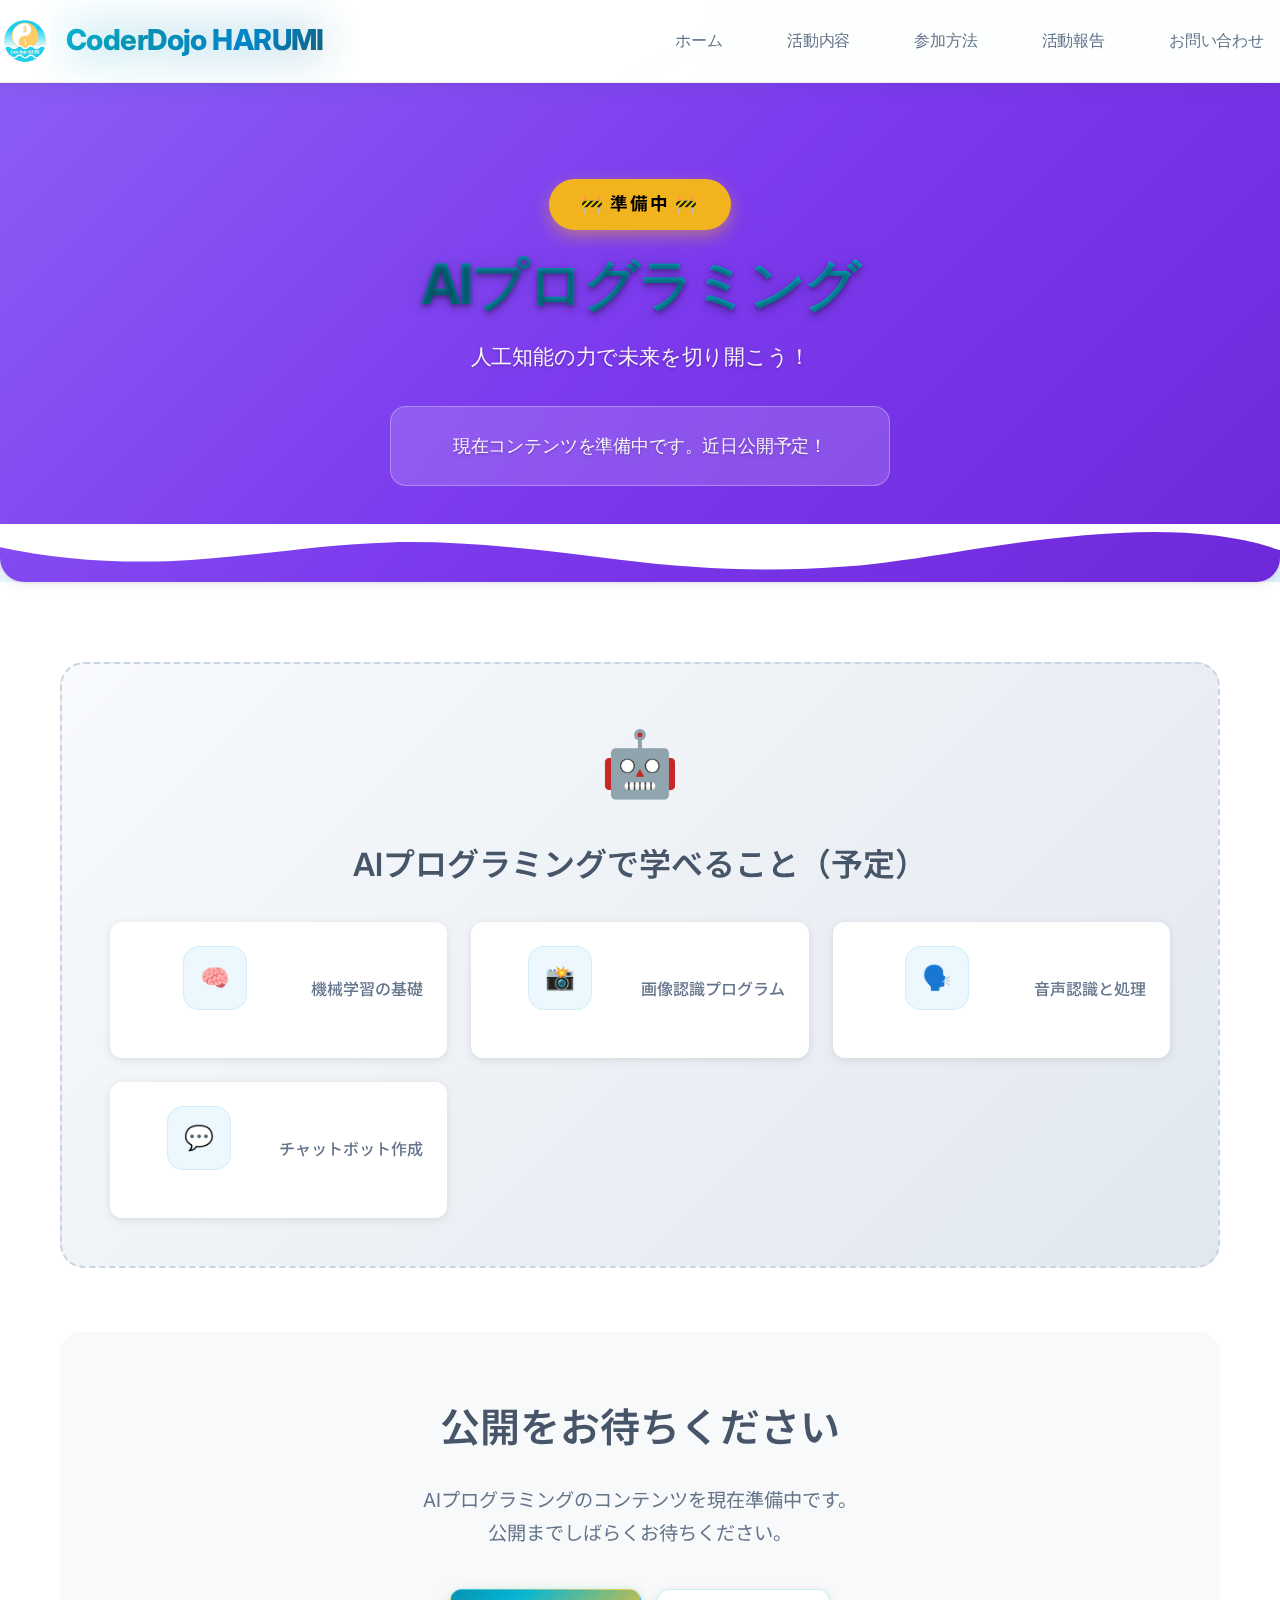
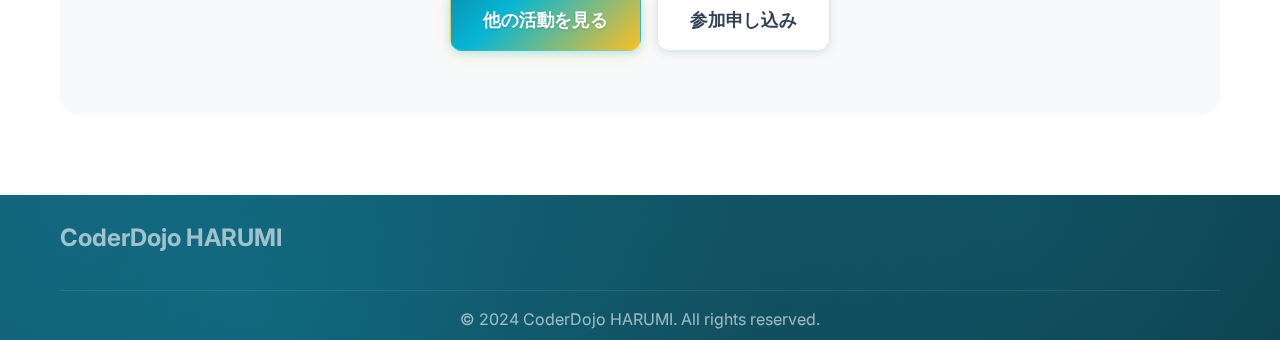
<file: ai-programming.html>
<!DOCTYPE html>
<html lang="ja">
<head>
    <meta charset="UTF-8">
    <meta name="viewport" content="width=device-width, initial-scale=1.0">
    <title>AIプログラミング - CoderDojo HARUMI</title>
    <link rel="icon" type="image/png" href="log.png">
    <link rel="shortcut icon" type="image/png" href="log.png">
    <link rel="apple-touch-icon" href="log.png">
    <link rel="stylesheet" href="styles/main.css?v=20250122">
    <link href="https://fonts.googleapis.com/css2?family=Inter:wght@300;400;500;600;700;800&family=Noto+Sans+JP:wght@300;400;700&display=swap" rel="stylesheet">
</head>
<body>
    <header class="header">
        <nav class="nav">
            <div class="nav-brand">
                <img src="log.png" alt="CoderDojo HARUMI" class="logo">
                <h1>CoderDojo HARUMI</h1>
            </div>
            <ul class="nav-menu">
                <li><a href="index.html">ホーム</a></li>
                <li><a href="activities.html">活動内容</a></li>
                <li><a href="join.html">参加方法</a></li>
                <li><a href="blog.html">活動報告</a></li>
                <li><a href="contact.html">お問い合わせ</a></li>
            </ul>
        </nav>
    </header>

    <main class="main">
        <section class="page-hero">
            <div class="container">
                <div class="coming-soon-badge">🚧 準備中 🚧</div>
                <h2>AIプログラミング</h2>
                <p>人工知能の力で未来を切り開こう！</p>
                <div class="preparation-notice">
                    <p>現在コンテンツを準備中です。近日公開予定！</p>
                </div>
            </div>
        </section>

        <section class="coming-soon-content">
            <div class="container">
                <div class="preview-card">
                    <div class="preview-icon">🤖</div>
                    <h3>AIプログラミングで学べること（予定）</h3>
                    <div class="preview-features">
                        <div class="preview-item">
                            <span class="feature-icon">🧠</span>
                            <span>機械学習の基礎</span>
                        </div>
                        <div class="preview-item">
                            <span class="feature-icon">📸</span>
                            <span>画像認識プログラム</span>
                        </div>
                        <div class="preview-item">
                            <span class="feature-icon">🗣️</span>
                            <span>音声認識と処理</span>
                        </div>
                        <div class="preview-item">
                            <span class="feature-icon">💬</span>
                            <span>チャットボット作成</span>
                        </div>
                    </div>
                </div>

                <div class="notify-section">
                    <h3>公開をお待ちください</h3>
                    <p>AIプログラミングのコンテンツを現在準備中です。<br>
                    公開までしばらくお待ちください。</p>
                    <div class="notify-buttons">
                        <a href="activities.html" class="btn btn-primary">他の活動を見る</a>
                        <a href="https://coderdojo-harumi.connpass.com/" class="btn btn-secondary" target="_blank" rel="noopener noreferrer">参加申し込み</a>
                    </div>
                </div>
            </div>
        </section>
    </main>

    <footer class="footer">
        <div class="container">
            <div class="footer-content">
                <div class="footer-info">
                    <h4>CoderDojo HARUMI</h4>
                </div>
            </div>
            <div class="footer-bottom">
                <p>&copy; 2024 CoderDojo HARUMI. All rights reserved.</p>
            </div>
        </div>
    </footer>

    <style>
        .page-hero {
            background: linear-gradient(135deg, #8b5cf6 0%, #7c3aed 50%, #6d28d9 100%);
            color: white;
            padding: 6rem 0;
            text-align: center;
            position: relative;
        }

        .page-hero::after {
            content: '';
            position: absolute;
            bottom: -2px;
            left: 0;
            right: 0;
            height: 60px;
            background: url("data:image/svg+xml,%3Csvg xmlns='http://www.w3.org/2000/svg' viewBox='0 0 1200 120' preserveAspectRatio='none'%3E%3Cpath d='M0,0V46.29c47.79,22.2,103.59,32.17,158,28,70.36-5.37,136.33-33.31,206.8-37.5C438.64,32.43,512.34,53.67,583,72.05c69.27,18,138.3,24.88,209.4,13.08,36.15-6,69.85-17.84,104.45-29.34C989.49,25,1113-14.29,1200,52.47V0Z' fill='%23ffffff' opacity='1'%3E%3C/path%3E%3C/svg%3E") no-repeat center bottom;
            background-size: cover;
        }

        .page-hero h2 {
            font-size: 3.5rem;
            font-weight: 700;
            margin-bottom: 1.5rem;
            line-height: 1.1;
            font-family: 'Inter', sans-serif;
            letter-spacing: -0.03em;
            color: #ffffff;
            text-shadow: 
                0 2px 4px rgba(0, 0, 0, 0.3),
                0 4px 8px rgba(0, 0, 0, 0.2),
                0 0 20px rgba(0, 0, 0, 0.1);
        }

        .page-hero p {
            font-size: 1.3rem;
            color: rgba(255, 255, 255, 0.95);
            font-weight: 400;
            line-height: 1.7;
            font-family: 'Inter', sans-serif;
            letter-spacing: -0.01em;
            text-shadow: 
                0 1px 2px rgba(0, 0, 0, 0.2),
                0 2px 4px rgba(0, 0, 0, 0.1);
        }

        .coming-soon-badge {
            background: rgba(255, 193, 7, 0.9);
            color: #000;
            padding: 0.7rem 2rem;
            border-radius: 30px;
            font-weight: 700;
            font-size: 1.1rem;
            display: inline-block;
            margin-bottom: 1.5rem;
            box-shadow: 0 6px 16px rgba(255, 193, 7, 0.4);
            animation: pulse 2s infinite;
            text-transform: uppercase;
            letter-spacing: 0.1em;
        }

        .preparation-notice {
            background: rgba(255, 255, 255, 0.15);
            backdrop-filter: blur(15px);
            border: 1px solid rgba(255, 255, 255, 0.3);
            border-radius: 16px;
            padding: 1.5rem;
            margin-top: 2rem;
            max-width: 500px;
            margin-left: auto;
            margin-right: auto;
        }

        .preparation-notice p {
            margin: 0;
            font-size: 1.1rem;
            color: rgba(255, 255, 255, 0.95);
            font-weight: 500;
        }

        @keyframes pulse {
            0%, 100% { transform: scale(1); }
            50% { transform: scale(1.08); }
        }

        .coming-soon-content {
            padding: 5rem 0;
            background: white;
        }

        .preview-card {
            background: linear-gradient(135deg, #f8fafc 0%, #e2e8f0 100%);
            border-radius: 24px;
            padding: 3rem;
            text-align: center;
            margin-bottom: 4rem;
            border: 2px dashed #cbd5e1;
        }

        .preview-icon {
            font-size: 4rem;
            margin-bottom: 1.5rem;
        }

        .preview-card h3 {
            color: #475569;
            margin-bottom: 2rem;
            font-size: 2rem;
            font-weight: 600;
        }

        .preview-features {
            display: grid;
            grid-template-columns: repeat(auto-fit, minmax(250px, 1fr));
            gap: 1.5rem;
        }

        .preview-item {
            background: white;
            padding: 1.5rem;
            border-radius: 12px;
            display: flex;
            align-items: center;
            gap: 1rem;
            box-shadow: 0 2px 8px rgba(0, 0, 0, 0.1);
        }

        .feature-icon {
            font-size: 1.5rem;
        }

        .preview-item span:last-child {
            color: #64748b;
            font-weight: 500;
        }

        .notify-section {
            text-align: center;
            background: #f8f9fa;
            padding: 4rem;
            border-radius: 20px;
        }

        .notify-section h3 {
            color: #475569;
            font-size: 2.5rem;
            margin-bottom: 1.5rem;
            font-weight: 600;
        }

        .notify-section p {
            color: #64748b;
            font-size: 1.2rem;
            line-height: 1.7;
            margin-bottom: 2.5rem;
        }

        .notify-buttons {
            display: flex;
            gap: 1rem;
            justify-content: center;
            flex-wrap: wrap;
        }

        @media (max-width: 768px) {
            .preview-features {
                grid-template-columns: 1fr;
            }

            .notify-buttons {
                flex-direction: column;
                align-items: center;
            }

            .page-hero h2 {
                font-size: 2.5rem;
            }

            .coming-soon-badge {
                font-size: 1rem;
                padding: 0.5rem 1.5rem;
            }
        }
    </style>
</body>
</html>
</file>
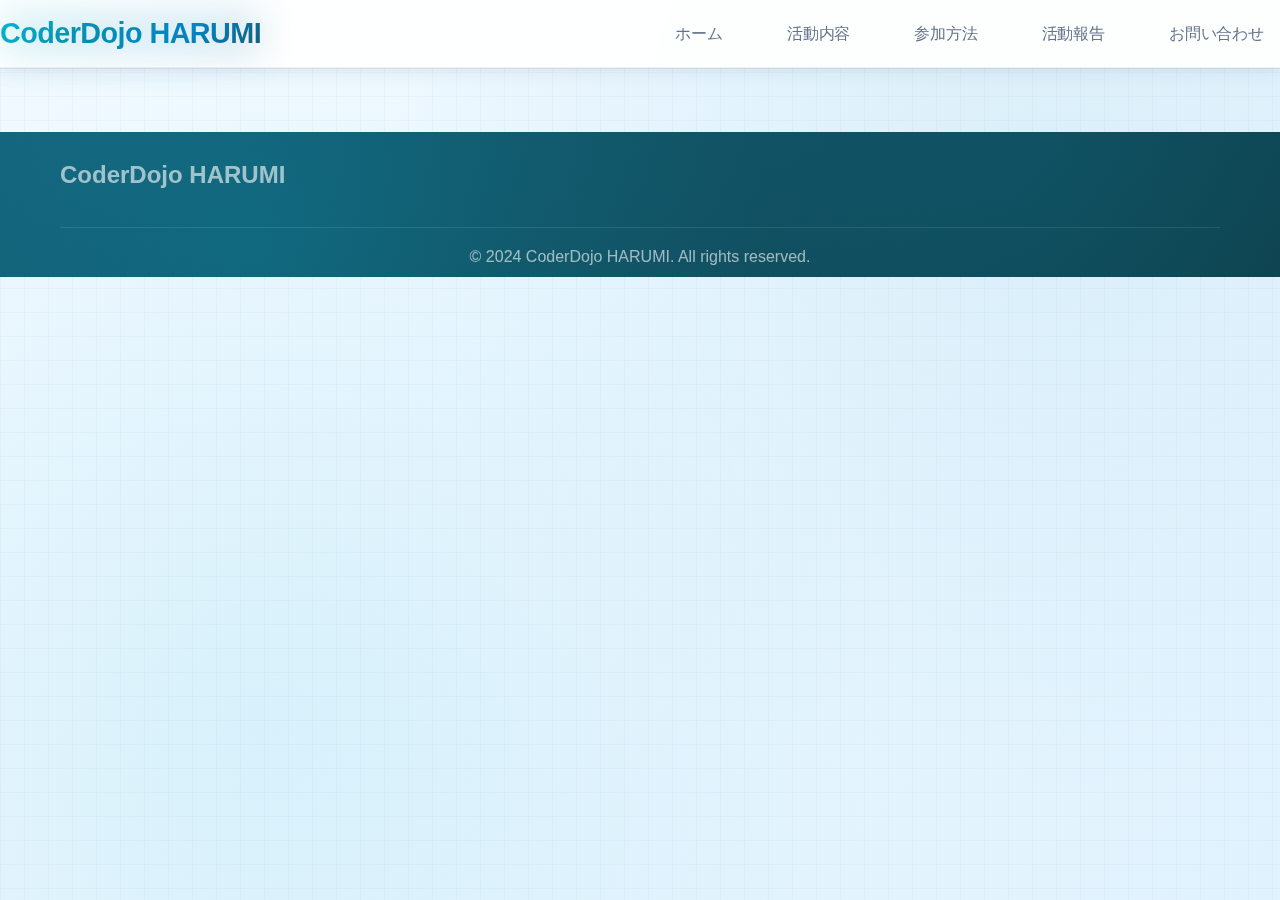
<file: blog-post.html>
<!DOCTYPE html>
<html lang="ja">
<head>
    <meta charset="UTF-8">
    <meta name="viewport" content="width=device-width, initial-scale=1.0">
    <title>記事詳細 - CoderDojo HARUMI</title>
    <link rel="stylesheet" href="styles/main.css">
    <link href="https://fonts.googleapis.com/css2?family=Noto+Sans+JP:wght@300;400;700&display=swap" rel="stylesheet">
</head>
<body>
    <header class="header">
        <nav class="nav">
            <div class="nav-brand">
                <h1>CoderDojo HARUMI</h1>
            </div>
            <ul class="nav-menu">
                <li><a href="index.html">ホーム</a></li>
                <li><a href="activities.html">活動内容</a></li>
                <li><a href="join.html">参加方法</a></li>
                <li><a href="blog.html">活動報告</a></li>
                <li><a href="contact.html">お問い合わせ</a></li>
            </ul>
        </nav>
    </header>

    <main class="main">
        <div class="container">
            <div id="single-post" class="single-post-container">
                <!-- Ghost CMSから記事が動的に読み込まれます -->
            </div>
        </div>
    </main>

    <footer class="footer">
        <div class="container">
            <div class="footer-content">
                <div class="footer-info">
                    <h4>CoderDojo HARUMI</h4>
                </div>
            </div>
            <div class="footer-bottom">
                <p>&copy; 2024 CoderDojo HARUMI. All rights reserved.</p>
            </div>
        </div>
    </footer>

    <style>
        .single-post-container {
            max-width: 800px;
            margin: 2rem auto;
            background: white;
            border-radius: 20px;
            overflow: hidden;
            box-shadow: 0 10px 30px rgba(0, 0, 0, 0.1);
        }

        .single-post {
            padding: 0;
        }

        .feature-image {
            width: 100%;
            height: 400px;
            object-fit: cover;
        }

        .post-header {
            padding: 3rem 3rem 1rem;
        }

        .post-meta {
            display: flex;
            justify-content: flex-start;
            align-items: center;
            gap: 1rem;
            margin-bottom: 1.5rem;
        }

        .post-date {
            color: #666;
            font-size: 0.9rem;
        }

        .post-category {
            background: linear-gradient(45fa, #fa709a, #fee140);
            color: white;
            padding: 0.3rem 0.8rem;
            border-radius: 15px;
            font-size: 0.8rem;
            font-weight: 600;
        }

        .post-header h1 {
            font-size: 2.5rem;
            color: #333;
            font-weight: 700;
            line-height: 1.3;
            margin: 0;
        }

        .post-content {
            padding: 2rem 3rem 3rem;
            font-size: 1.1rem;
            line-height: 1.8;
            color: #444;
        }

        .post-content h2 {
            color: #333;
            font-size: 1.8rem;
            margin: 2rem 0 1rem;
            font-weight: 700;
        }

        .post-content h3 {
            color: #333;
            font-size: 1.4rem;
            margin: 1.5rem 0 0.8rem;
            font-weight: 600;
        }

        .post-content p {
            margin-bottom: 1.2rem;
        }

        .post-content ul, .post-content ol {
            margin-bottom: 1.2rem;
            padding-left: 2rem;
        }

        .post-content li {
            margin-bottom: 0.5rem;
        }

        .post-content img {
            max-width: 100%;
            height: auto;
            border-radius: 10px;
            margin: 1.5rem 0;
            box-shadow: 0 4px 15px rgba(0, 0, 0, 0.1);
        }

        .post-content blockquote {
            background: #f8f9fa;
            border-left: 4px solid #4f46e5;
            padding: 1rem 1.5rem;
            margin: 1.5rem 0;
            border-radius: 0 10px 10px 0;
            font-style: italic;
        }

        .post-content code {
            background: #f8f9fa;
            padding: 0.2rem 0.4rem;
            border-radius: 4px;
            font-family: 'Monaco', 'Menlo', monospace;
            font-size: 0.9em;
        }

        .post-content pre {
            background: #2d3748;
            color: #e2e8f0;
            padding: 1.5rem;
            border-radius: 10px;
            overflow-x: auto;
            margin: 1.5rem 0;
        }

        .post-content pre code {
            background: none;
            padding: 0;
            color: inherit;
        }

        .post-footer {
            padding: 2rem 3rem 3rem;
            border-top: 1px solid #eee;
        }

        .back-link {
            display: inline-flex;
            align-items: center;
            color: #4f46e5;
            text-decoration: none;
            font-weight: 600;
            padding: 0.8rem 1.5rem;
            background: rgba(79, 70, 229, 0.1);
            border-radius: 25px;
            transition: all 0.3s ease;
        }

        .back-link:hover {
            background: rgba(79, 70, 229, 0.2);
            transform: translateY(-2px);
        }

        .loading {
            text-align: center;
            padding: 4rem 2rem;
            font-size: 1.2rem;
            color: #666;
        }

        .error {
            text-align: center;
            padding: 4rem 2rem;
            font-size: 1.2rem;
            color: #e53e3e;
            background: #fed7d7;
            border-radius: 10px;
            margin: 2rem;
        }

        @media (max-width: 768px) {
            .single-post-container {
                margin: 1rem;
                border-radius: 10px;
            }
            
            .post-header,
            .post-content,
            .post-footer {
                padding: 2rem 1.5rem;
            }
            
            .post-header h1 {
                font-size: 2rem;
            }
            
            .feature-image {
                height: 250px;
            }
        }
    </style>

    <script src="js/ghost-integration.js"></script>
</body>
</html>
</file>
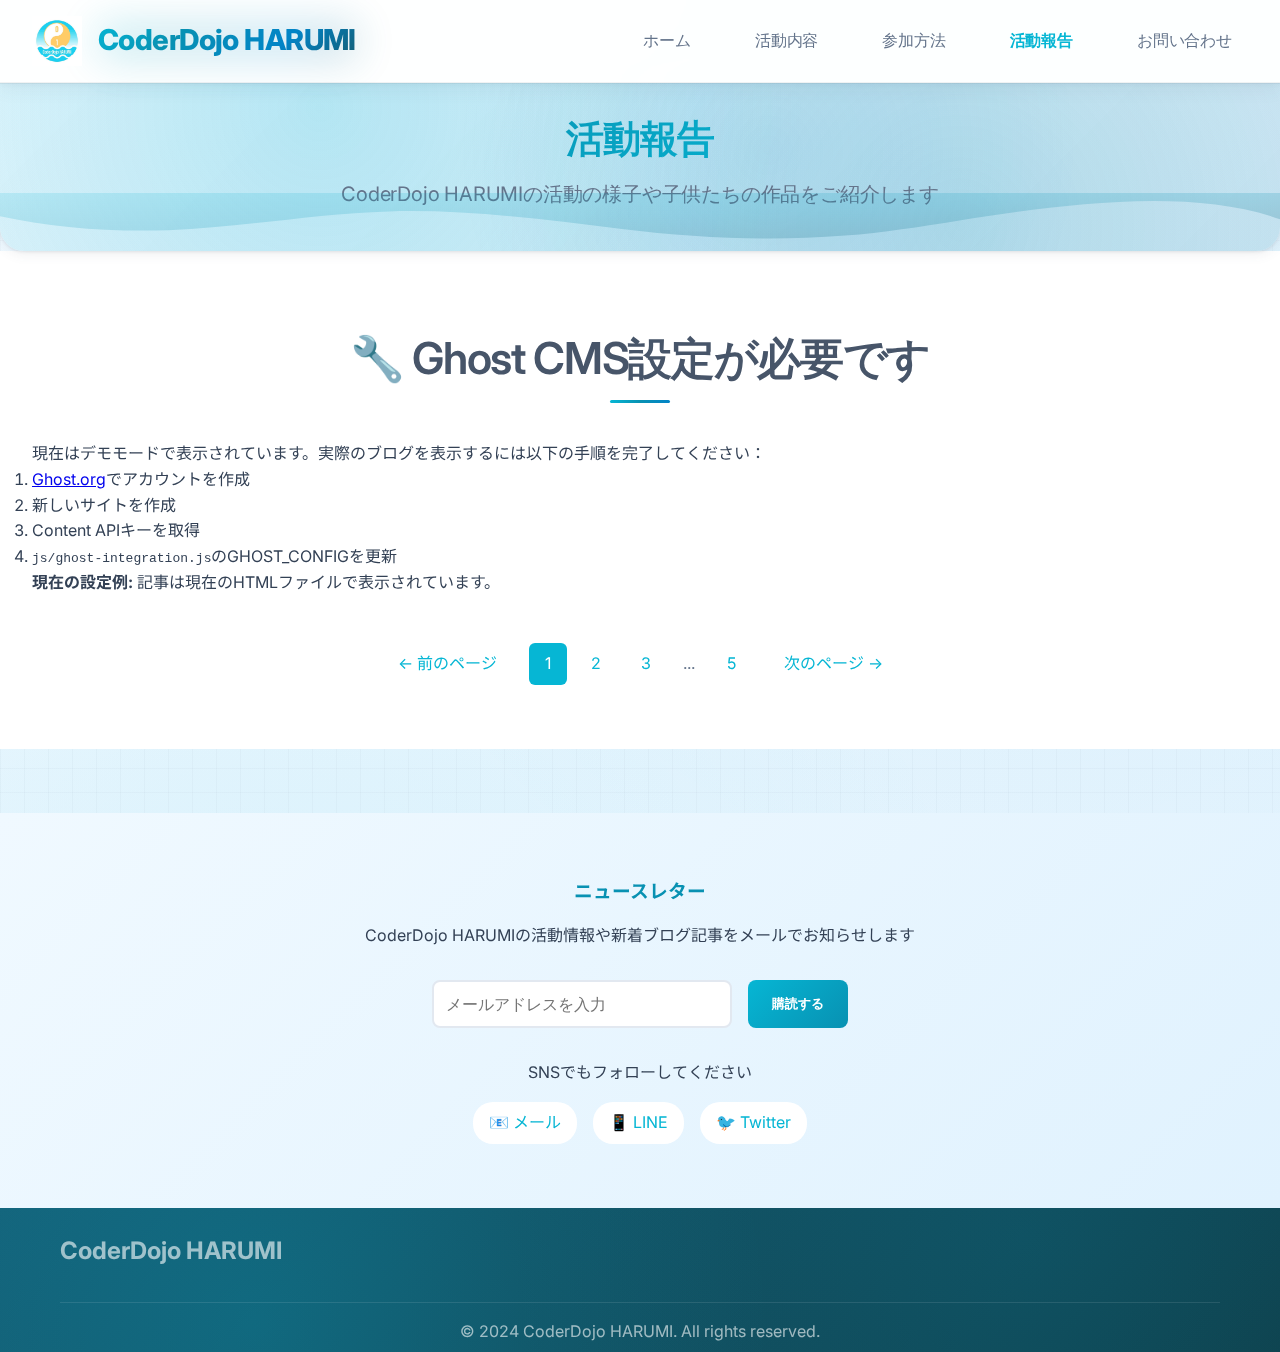
<file: blog.html>
<!DOCTYPE html>
<html lang="ja">
<head>
    <meta charset="UTF-8">
    <meta name="viewport" content="width=device-width, initial-scale=1.0">
    <title>活動報告 - CoderDojo HARUMI</title>
    <link rel="icon" type="image/png" href="log.png">
    <link rel="shortcut icon" type="image/png" href="log.png">
    <link rel="apple-touch-icon" href="log.png">
    <link rel="stylesheet" href="styles/main.css?v=20250122o">
    <link href="https://fonts.googleapis.com/css2?family=Inter:wght@300;400;500;600;700;800&family=Noto+Sans+JP:wght@300;400;700&display=swap" rel="stylesheet">
</head>
<body>
    <div id="header-placeholder"></div>

    <main class="main">
        <section class="page-hero">
            <div class="container container--full-width">
                <h2>活動報告</h2>
                <p>CoderDojo HARUMIの活動の様子や子供たちの作品をご紹介します</p>
            </div>
        </section>

        <section class="blog-main">
            <div class="container container--full-width">
                <div id="blog-posts" class="blog-grid">
                    <!-- Ghost CMSから記事が動的に読み込まれます -->
                </div>

                <div class="pagination">
                    <a href="#" class="page-btn">← 前のページ</a>
                    <div class="page-numbers">
                        <a href="#" class="page-num active">1</a>
                        <a href="#" class="page-num">2</a>
                        <a href="#" class="page-num">3</a>
                        <span class="page-dots">...</span>
                        <a href="#" class="page-num">5</a>
                    </div>
                    <a href="#" class="page-btn">次のページ →</a>
                </div>
            </div>
        </section>

        <section class="blog-subscribe">
            <div class="container container--full-width">
                <div class="subscribe-content">
                    <h3>ニュースレター</h3>
                    <p>CoderDojo HARUMIの活動情報や新着ブログ記事をメールでお知らせします</p>
                    <div class="subscribe-form">
                        <input type="email" placeholder="メールアドレスを入力">
                        <button type="button" class="subscribe-btn">購読する</button>
                    </div>
                    <div class="social-links">
                        <p>SNSでもフォローしてください</p>
                        <div class="social-icons">
                            <a href="#" class="social-link">📧 メール</a>
                            <a href="#" class="social-link">📱 LINE</a>
                            <a href="#" class="social-link">🐦 Twitter</a>
                        </div>
                    </div>
                </div>
            </div>
        </section>
    </main>

    <div id="footer-placeholder"></div>


    <script src="js/components.js"></script>
    <script src="js/ghost-integration.js"></script>
    <script src="js/main.js"></script>
</body>
</html>
</file>
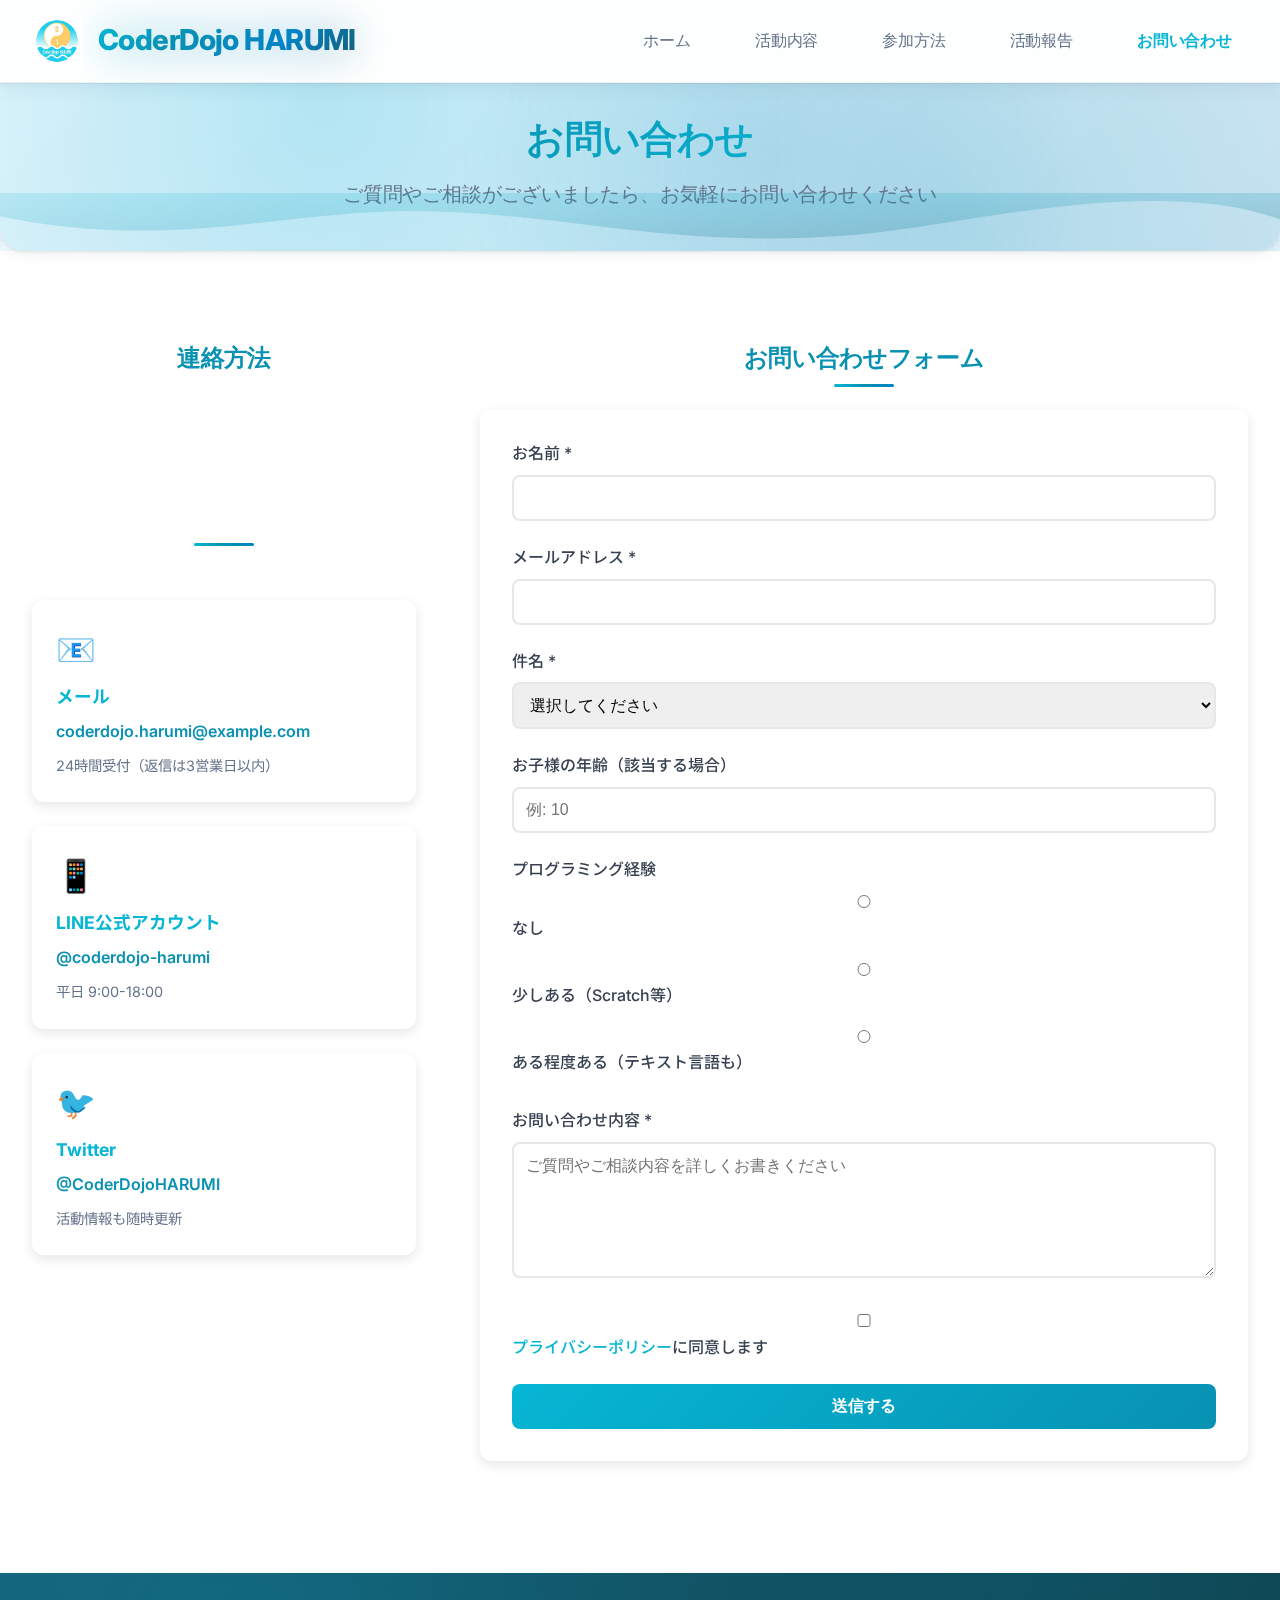
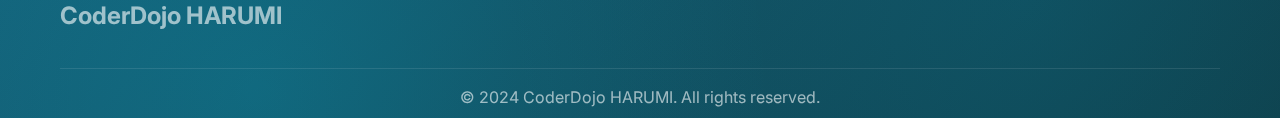
<file: contact.html>
<!DOCTYPE html>
<html lang="ja">
<head>
    <meta charset="UTF-8">
    <meta name="viewport" content="width=device-width, initial-scale=1.0">
    <title>お問い合わせ - CoderDojo HARUMI</title>
    <link rel="icon" type="image/png" href="log.png">
    <link rel="shortcut icon" type="image/png" href="log.png">
    <link rel="apple-touch-icon" href="log.png">
    <link rel="stylesheet" href="styles/main.css?v=20250122o">
    <link href="https://fonts.googleapis.com/css2?family=Inter:wght@300;400;500;600;700;800&family=Noto+Sans+JP:wght@300;400;700&display=swap" rel="stylesheet">
</head>
<body>
    <div id="header-placeholder"></div>

    <main class="main">
        <section class="page-hero">
            <div class="container container--full-width">
                <h2>お問い合わせ</h2>
                <p>ご質問やご相談がございましたら、お気軽にお問い合わせください</p>
            </div>
        </section>

        <section class="contact-main">
            <div class="container container--full-width">
                <div class="contact-grid">
                    <div class="contact-info">
                        <h3>連絡方法</h3>
                        <div class="contact-methods">
                            <div class="contact-method">
                                <div class="method-icon">📧</div>
                                <h4>メール</h4>
                                <p>coderdojo.harumi@example.com</p>
                                <small>24時間受付（返信は3営業日以内）</small>
                            </div>
                            <div class="contact-method">
                                <div class="method-icon">📱</div>
                                <h4>LINE公式アカウント</h4>
                                <p>@coderdojo-harumi</p>
                                <small>平日 9:00-18:00</small>
                            </div>
                            <div class="contact-method">
                                <div class="method-icon">🐦</div>
                                <h4>Twitter</h4>
                                <p>@CoderDojoHARUMI</p>
                                <small>活動情報も随時更新</small>
                            </div>
                        </div>

                    </div>

                    <div class="contact-form-section">
                        <h3>お問い合わせフォーム</h3>
                        <form class="contact-form" id="contactForm" netlify>
                            <div class="form-group">
                                <label for="name">お名前 *</label>
                                <input type="text" id="name" name="name" required>
                            </div>
                            
                            <div class="form-group">
                                <label for="email">メールアドレス *</label>
                                <input type="email" id="email" name="email" required>
                            </div>
                            
                            <div class="form-group">
                                <label for="subject">件名 *</label>
                                <select id="subject" name="subject" required>
                                    <option value="">選択してください</option>
                                    <option value="participation">参加申し込みについて</option>
                                    <option value="visit">見学について</option>
                                    <option value="activities">活動内容について</option>
                                    <option value="volunteer">メンター・ボランティアについて</option>
                                    <option value="other">その他</option>
                                </select>
                            </div>
                            
                            <div class="form-group">
                                <label for="child-age">お子様の年齢（該当する場合）</label>
                                <input type="number" id="child-age" name="child-age" min="5" max="18" placeholder="例: 10">
                            </div>
                            
                            <div class="form-group">
                                <label for="programming-experience">プログラミング経験</label>
                                <div class="radio-group">
                                    <label class="radio-label">
                                        <input type="radio" name="experience" value="none">
                                        なし
                                    </label>
                                    <label class="radio-label">
                                        <input type="radio" name="experience" value="beginner">
                                        少しある（Scratch等）
                                    </label>
                                    <label class="radio-label">
                                        <input type="radio" name="experience" value="intermediate">
                                        ある程度ある（テキスト言語も）
                                    </label>
                                </div>
                            </div>
                            
                            <div class="form-group">
                                <label for="message">お問い合わせ内容 *</label>
                                <textarea id="message" name="message" rows="6" required placeholder="ご質問やご相談内容を詳しくお書きください"></textarea>
                            </div>
                            
                            <div class="form-group">
                                <label class="checkbox-label">
                                    <input type="checkbox" name="privacy" required>
                                    <a href="#privacy">プライバシーポリシー</a>に同意します
                                </label>
                            </div>
                            
                            <button type="submit" class="submit-btn">送信する</button>
                        </form>
                    </div>
                </div>
            </div>
        </section>
    </main>

    <div id="footer-placeholder"></div>


    <script>
        document.getElementById('contactForm').addEventListener('submit', function(e) {
            e.preventDefault();
            alert('お問い合わせありがとうございます！メール送信機能は実装中です。実際の運用時にはサーバーサイド処理が必要です。');
        });
    </script>
    <script src="js/components.js"></script>
    <script src="js/main.js"></script>
</body>
</html>
</file>
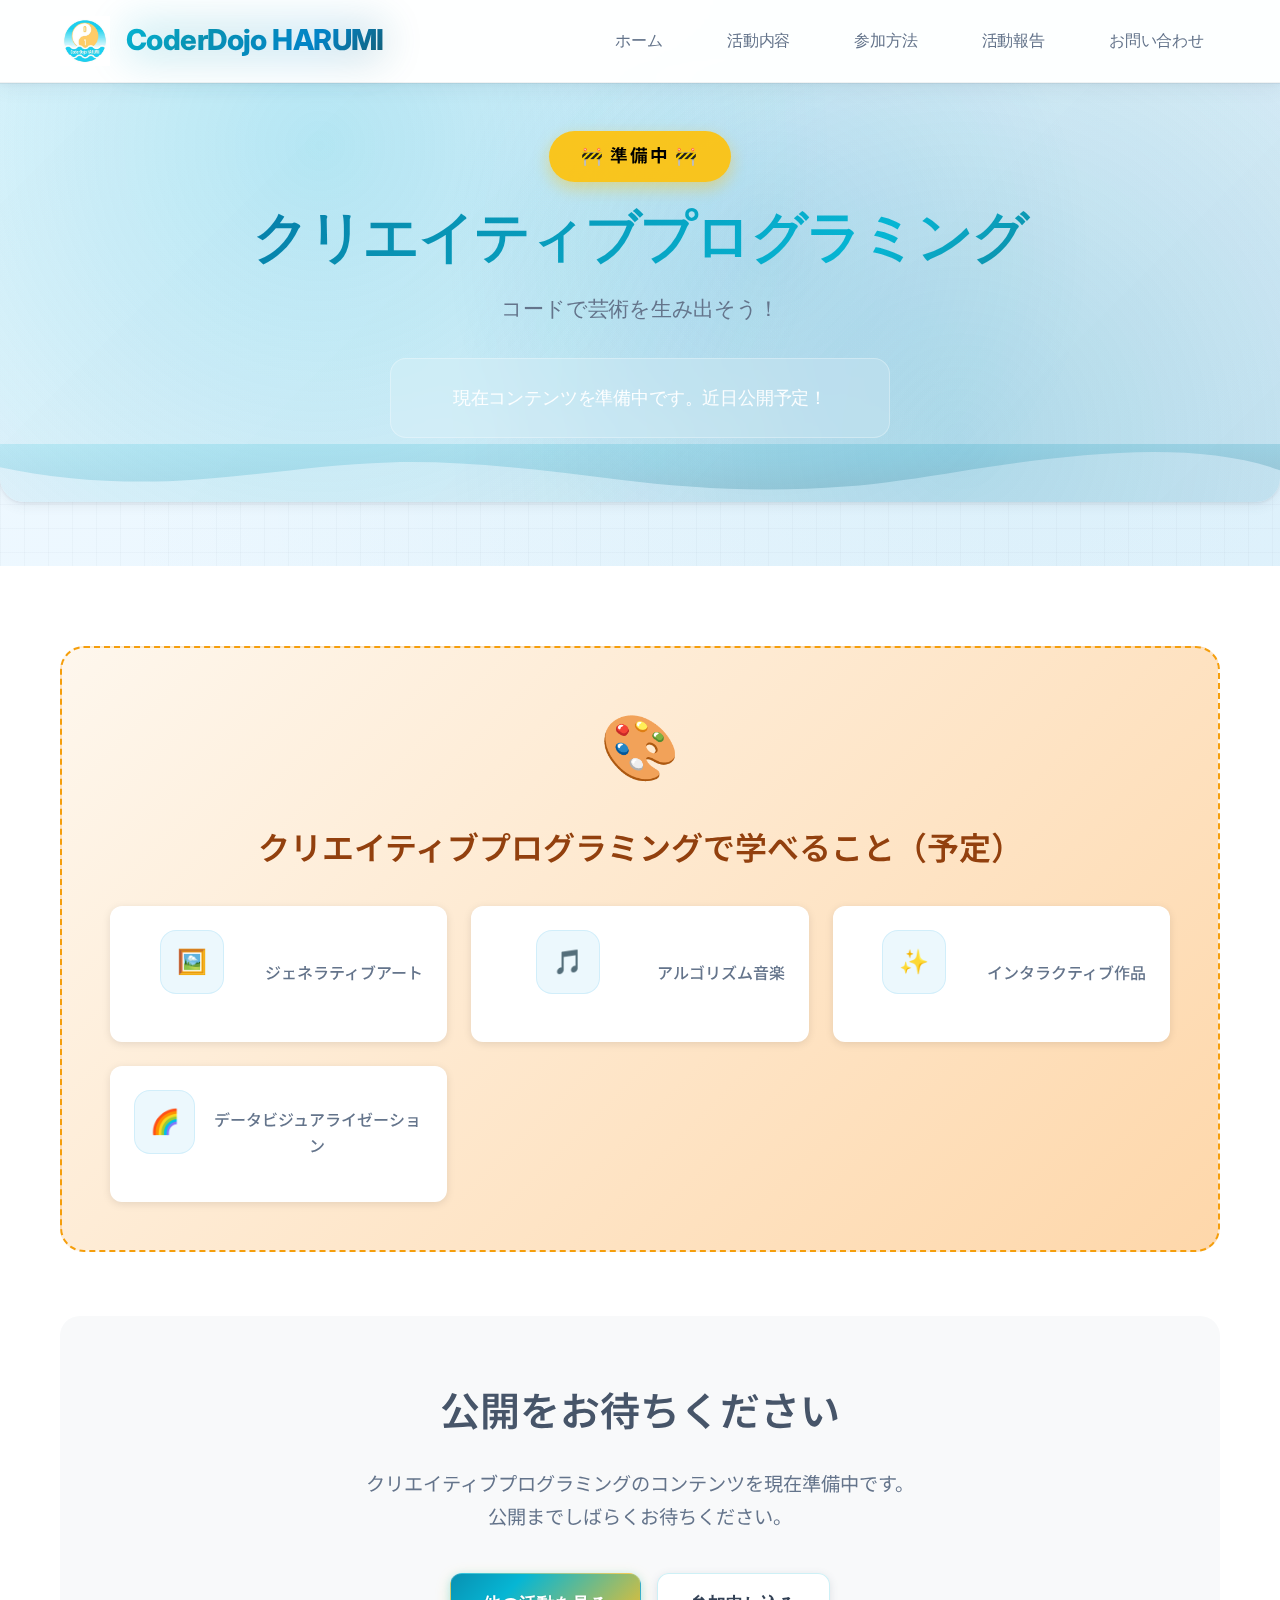
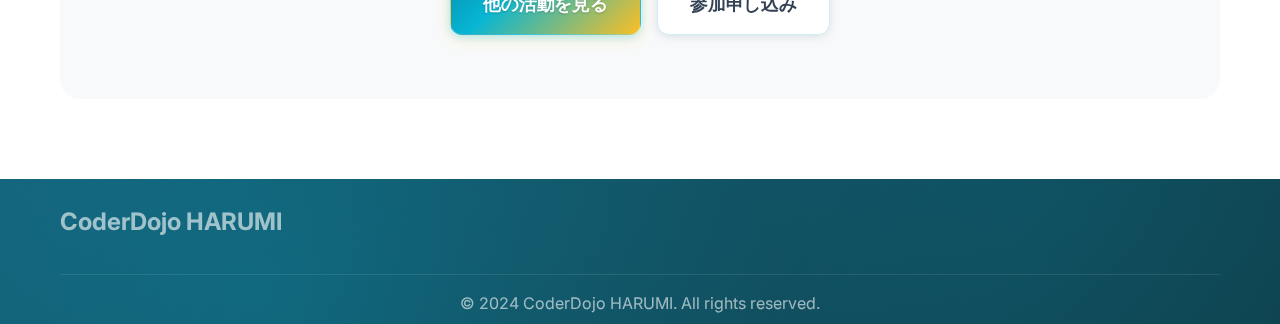
<file: creative-programming.html>
<!DOCTYPE html>
<html lang="ja">
<head>
    <meta charset="UTF-8">
    <meta name="viewport" content="width=device-width, initial-scale=1.0">
    <title>クリエイティブプログラミング - CoderDojo HARUMI</title>
    <link rel="icon" type="image/png" href="log.png">
    <link rel="shortcut icon" type="image/png" href="log.png">
    <link rel="apple-touch-icon" href="log.png">
    <link rel="stylesheet" href="styles/main.css?v=20250122">
    <link href="https://fonts.googleapis.com/css2?family=Inter:wght@300;400;500;600;700;800&family=Noto+Sans+JP:wght@300;400;700&display=swap" rel="stylesheet">
</head>
<body>
    <header class="header">
        <div class="container">
            <nav class="nav">
                <div class="nav-brand">
                    <img src="log.png" alt="CoderDojo HARUMI" class="logo">
                    <h1>CoderDojo HARUMI</h1>
                </div>
                <ul class="nav-menu">
                    <li><a href="index.html">ホーム</a></li>
                    <li><a href="activities.html">活動内容</a></li>
                    <li><a href="join.html">参加方法</a></li>
                    <li><a href="blog.html">活動報告</a></li>
                    <li><a href="contact.html">お問い合わせ</a></li>
                </ul>
                <button class="menu-toggle" aria-label="メニューを開く">
                    <span></span>
                    <span></span>
                    <span></span>
                </button>
            </nav>
        </div>
    </header>

    <main class="main">
        <section class="page-hero">
            <div class="container">
                <div class="coming-soon-badge">🚧 準備中 🚧</div>
                <h2>クリエイティブプログラミング</h2>
                <p>コードで芸術を生み出そう！</p>
                <div class="preparation-notice">
                    <p>現在コンテンツを準備中です。近日公開予定！</p>
                </div>
            </div>
        </section>

        <section class="coming-soon-content">
            <div class="container">
                <div class="preview-card">
                    <div class="preview-icon">🎨</div>
                    <h3>クリエイティブプログラミングで学べること（予定）</h3>
                    <div class="preview-features">
                        <div class="preview-item">
                            <span class="feature-icon">🖼️</span>
                            <span>ジェネラティブアート</span>
                        </div>
                        <div class="preview-item">
                            <span class="feature-icon">🎵</span>
                            <span>アルゴリズム音楽</span>
                        </div>
                        <div class="preview-item">
                            <span class="feature-icon">✨</span>
                            <span>インタラクティブ作品</span>
                        </div>
                        <div class="preview-item">
                            <span class="feature-icon">🌈</span>
                            <span>データビジュアライゼーション</span>
                        </div>
                    </div>
                </div>

                <div class="notify-section">
                    <h3>公開をお待ちください</h3>
                    <p>クリエイティブプログラミングのコンテンツを現在準備中です。<br>
                    公開までしばらくお待ちください。</p>
                    <div class="notify-buttons">
                        <a href="activities.html" class="btn btn-primary">他の活動を見る</a>
                        <a href="https://coderdojo-harumi.connpass.com/" class="btn btn-secondary" target="_blank" rel="noopener noreferrer">参加申し込み</a>
                    </div>
                </div>
            </div>
        </section>
    </main>

    <footer class="footer">
        <div class="container">
            <div class="footer-content">
                <div class="footer-info">
                    <h4>CoderDojo HARUMI</h4>
                </div>
            </div>
            <div class="footer-bottom">
                <p>&copy; 2024 CoderDojo HARUMI. All rights reserved.</p>
            </div>
        </div>
    </footer>

    <style>
        .page-hero {
            background: 
                radial-gradient(circle at 25% 15%, rgba(6, 182, 212, 0.20) 0%, transparent 50%),
                radial-gradient(circle at 75% 85%, rgba(8, 145, 178, 0.18) 0%, transparent 50%),
                radial-gradient(circle at 60% 40%, rgba(2, 132, 199, 0.12) 0%, transparent 40%),
                linear-gradient(135deg, rgba(6, 182, 212, 0.05) 0%, rgba(21, 94, 117, 0.08) 100%),
                linear-gradient(135deg, #f0f9ff 0%, #e0f2fe 100%);
            color: #334155;
            padding: 3rem 0 4rem;
            text-align: center;
            position: relative;
            border-radius: 0 0 24px 24px;
            box-shadow: 
                0 1px 3px rgba(71, 85, 105, 0.12),
                0 4px 12px rgba(71, 85, 105, 0.08);
            margin-bottom: 4rem;
        }

        .page-hero::after {
            content: '';
            position: absolute;
            bottom: -2px;
            left: 0;
            right: 0;
            height: 60px;
            background: url("data:image/svg+xml,%3Csvg xmlns='http://www.w3.org/2000/svg' viewBox='0 0 1200 120' preserveAspectRatio='none'%3E%3Cdefs%3E%3ClinearGradient id='waveGradient' x1='0%25' y1='0%25' x2='100%25' y2='100%25'%3E%3Cstop offset='0%25' stop-color='%2306b6d4' stop-opacity='0.15'/%3E%3Cstop offset='50%25' stop-color='%230891b2' stop-opacity='0.2'/%3E%3Cstop offset='100%25' stop-color='%23155e75' stop-opacity='0.25'/%3E%3C/linearGradient%3E%3C/defs%3E%3Cpath d='M0,0V46.29c47.79,22.2,103.59,32.17,158,28,70.36-5.37,136.33-33.31,206.8-37.5C438.64,32.43,512.34,53.67,583,72.05c69.27,18,138.3,24.88,209.4,13.08,36.15-6,69.85-17.84,104.45-29.34C989.49,25,1113-14.29,1200,52.47V0Z' fill='url(%23waveGradient)'%3E%3C/path%3E%3C/svg%3E") no-repeat center bottom;
            background-size: cover;
        }

        .page-hero h2 {
            font-size: 3.5rem;
            font-weight: 700;
            margin-bottom: 1.5rem;
            line-height: 1.1;
            font-family: 'Inter', sans-serif;
            letter-spacing: -0.03em;
            background: linear-gradient(135deg, #0369a1 0%, #0891b2 30%, #06b6d4 70%, #155e75 100%);
            -webkit-background-clip: text;
            -webkit-text-fill-color: transparent;
            background-clip: text;
        }

        .page-hero p {
            font-size: 1.3rem;
            color: #64748b;
            font-weight: 400;
            line-height: 1.7;
            font-family: 'Inter', sans-serif;
            letter-spacing: -0.01em;
        }

        .coming-soon-badge {
            background: rgba(255, 193, 7, 0.9);
            color: #000;
            padding: 0.7rem 2rem;
            border-radius: 30px;
            font-weight: 700;
            font-size: 1.1rem;
            display: inline-block;
            margin-bottom: 1.5rem;
            box-shadow: 0 6px 16px rgba(255, 193, 7, 0.4);
            animation: pulse 2s infinite;
            text-transform: uppercase;
            letter-spacing: 0.1em;
        }

        .preparation-notice {
            background: rgba(255, 255, 255, 0.15);
            backdrop-filter: blur(15px);
            border: 1px solid rgba(255, 255, 255, 0.3);
            border-radius: 16px;
            padding: 1.5rem;
            margin-top: 2rem;
            max-width: 500px;
            margin-left: auto;
            margin-right: auto;
        }

        .preparation-notice p {
            margin: 0;
            font-size: 1.1rem;
            color: rgba(255, 255, 255, 0.95);
            font-weight: 500;
        }

        @keyframes pulse {
            0%, 100% { transform: scale(1); }
            50% { transform: scale(1.08); }
        }

        .coming-soon-content {
            padding: 5rem 0;
            background: white;
        }

        .preview-card {
            background: linear-gradient(135deg, #fef7ed 0%, #fed7aa 100%);
            border-radius: 24px;
            padding: 3rem;
            text-align: center;
            margin-bottom: 4rem;
            border: 2px dashed #f59e0b;
        }

        .preview-icon {
            font-size: 4rem;
            margin-bottom: 1.5rem;
        }

        .preview-card h3 {
            color: #92400e;
            margin-bottom: 2rem;
            font-size: 2rem;
            font-weight: 600;
        }

        .preview-features {
            display: grid;
            grid-template-columns: repeat(auto-fit, minmax(250px, 1fr));
            gap: 1.5rem;
        }

        .preview-item {
            background: white;
            padding: 1.5rem;
            border-radius: 12px;
            display: flex;
            align-items: center;
            gap: 1rem;
            box-shadow: 0 2px 8px rgba(0, 0, 0, 0.1);
        }

        .feature-icon {
            font-size: 1.5rem;
        }

        .preview-item span:last-child {
            color: #64748b;
            font-weight: 500;
        }

        .notify-section {
            text-align: center;
            background: #f8f9fa;
            padding: 4rem;
            border-radius: 20px;
        }

        .notify-section h3 {
            color: #475569;
            font-size: 2.5rem;
            margin-bottom: 1.5rem;
            font-weight: 600;
        }

        .notify-section p {
            color: #64748b;
            font-size: 1.2rem;
            line-height: 1.7;
            margin-bottom: 2.5rem;
        }

        .notify-buttons {
            display: flex;
            gap: 1rem;
            justify-content: center;
            flex-wrap: wrap;
        }

        @media (max-width: 768px) {
            .preview-features {
                grid-template-columns: 1fr;
            }

            .notify-buttons {
                flex-direction: column;
                align-items: center;
            }

            .page-hero h2 {
                font-size: 2.5rem;
            }

            .coming-soon-badge {
                font-size: 1rem;
                padding: 0.5rem 1.5rem;
            }
        }
    </style>

    <script src="js/main.js"></script>
</body>
</html>
</file>
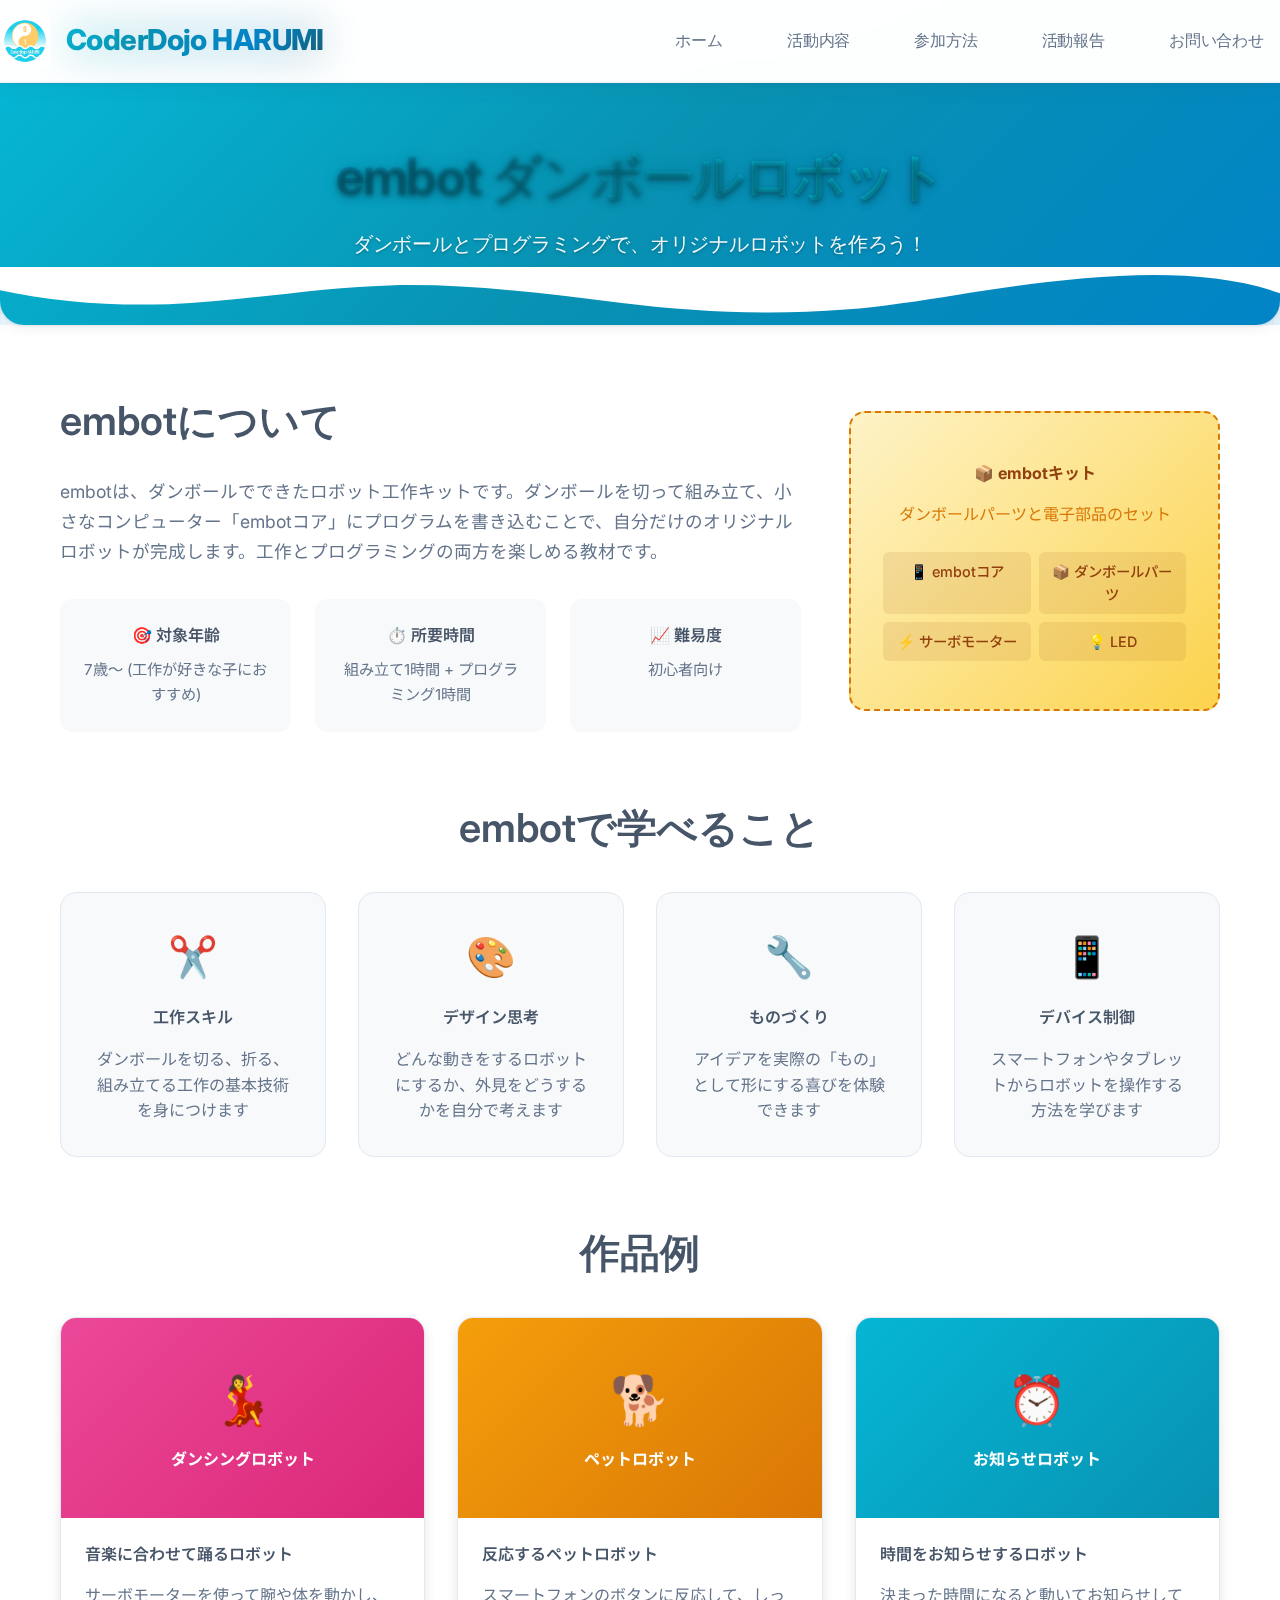
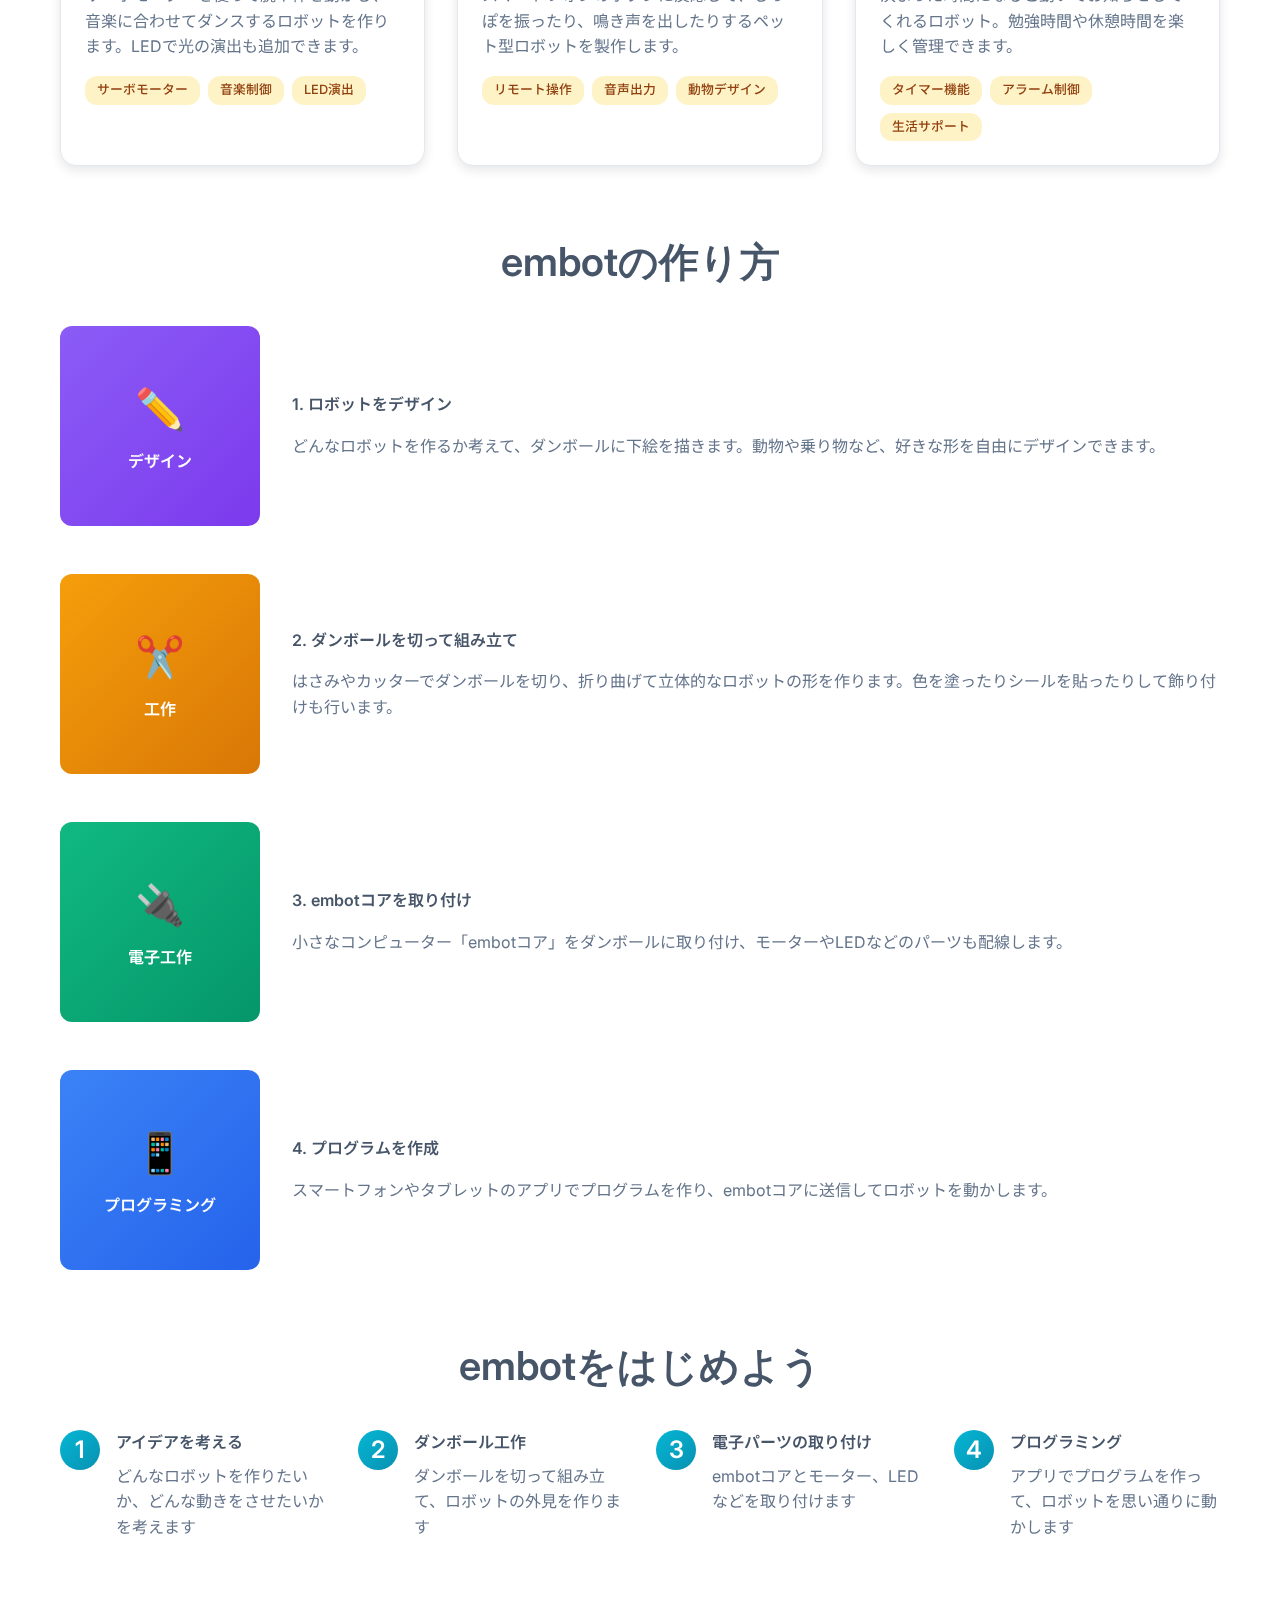
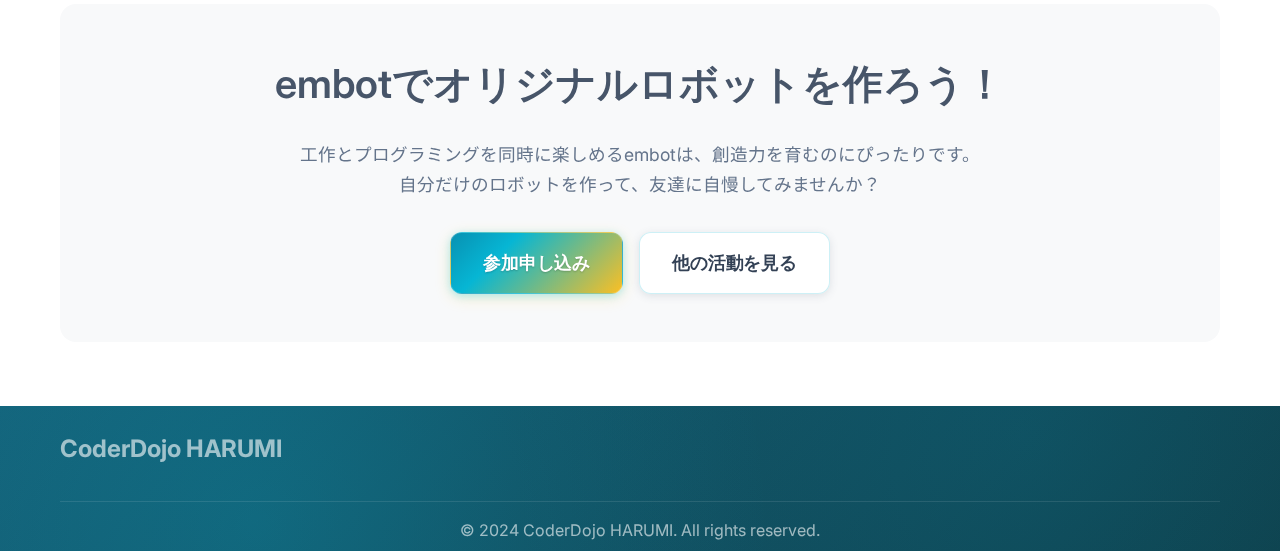
<file: embot.html>
<!DOCTYPE html>
<html lang="ja">
<head>
    <meta charset="UTF-8">
    <meta name="viewport" content="width=device-width, initial-scale=1.0">
    <title>embot ダンボールロボット - CoderDojo HARUMI</title>
    <link rel="icon" type="image/png" href="log.png">
    <link rel="shortcut icon" type="image/png" href="log.png">
    <link rel="apple-touch-icon" href="log.png">
    <link rel="stylesheet" href="styles/main.css?v=20250122">
    <link href="https://fonts.googleapis.com/css2?family=Inter:wght@300;400;500;600;700;800&family=Noto+Sans+JP:wght@300;400;700&display=swap" rel="stylesheet">
</head>
<body>
    <header class="header">
        <nav class="nav">
            <div class="nav-brand">
                <img src="log.png" alt="CoderDojo HARUMI" class="logo">
                <h1>CoderDojo HARUMI</h1>
            </div>
            <ul class="nav-menu">
                <li><a href="index.html">ホーム</a></li>
                <li><a href="activities.html">活動内容</a></li>
                <li><a href="join.html">参加方法</a></li>
                <li><a href="blog.html">活動報告</a></li>
                <li><a href="contact.html">お問い合わせ</a></li>
            </ul>
        </nav>
    </header>

    <main class="main">
        <section class="page-hero">
            <div class="container">
                <h2>embot ダンボールロボット</h2>
                <p>ダンボールとプログラミングで、オリジナルロボットを作ろう！</p>
            </div>
        </section>

        <section class="activity-detail">
            <div class="container">
                <div class="activity-overview">
                    <div class="overview-content">
                        <h3>embotについて</h3>
                        <p>embotは、ダンボールでできたロボット工作キットです。ダンボールを切って組み立て、小さなコンピューター「embotコア」にプログラムを書き込むことで、自分だけのオリジナルロボットが完成します。工作とプログラミングの両方を楽しめる教材です。</p>
                        
                        <div class="activity-features">
                            <div class="feature-item">
                                <h4>🎯 対象年齢</h4>
                                <p>7歳〜 (工作が好きな子におすすめ)</p>
                            </div>
                            <div class="feature-item">
                                <h4>⏱️ 所要時間</h4>
                                <p>組み立て1時間 + プログラミング1時間</p>
                            </div>
                            <div class="feature-item">
                                <h4>📈 難易度</h4>
                                <p>初心者向け</p>
                            </div>
                        </div>
                    </div>
                    
                    <div class="overview-image">
                        <div class="image-placeholder embot-style">
                            <div class="placeholder-content">
                                <h4>📦 embotキット</h4>
                                <p>ダンボールパーツと電子部品のセット</p>
                                <div class="embot-parts">
                                    <div class="embot-part">📱 embotコア</div>
                                    <div class="embot-part">📦 ダンボールパーツ</div>
                                    <div class="embot-part">⚡ サーボモーター</div>
                                    <div class="embot-part">💡 LED</div>
                                </div>
                            </div>
                        </div>
                    </div>
                </div>

                <div class="learning-content">
                    <h3>embotで学べること</h3>
                    <div class="learning-grid">
                        <div class="learning-card">
                            <div class="learning-icon">✂️</div>
                            <h4>工作スキル</h4>
                            <p>ダンボールを切る、折る、組み立てる工作の基本技術を身につけます</p>
                        </div>
                        <div class="learning-card">
                            <div class="learning-icon">🎨</div>
                            <h4>デザイン思考</h4>
                            <p>どんな動きをするロボットにするか、外見をどうするかを自分で考えます</p>
                        </div>
                        <div class="learning-card">
                            <div class="learning-icon">🔧</div>
                            <h4>ものづくり</h4>
                            <p>アイデアを実際の「もの」として形にする喜びを体験できます</p>
                        </div>
                        <div class="learning-card">
                            <div class="learning-icon">📱</div>
                            <h4>デバイス制御</h4>
                            <p>スマートフォンやタブレットからロボットを操作する方法を学びます</p>
                        </div>
                    </div>
                </div>

                <div class="project-examples">
                    <h3>作品例</h3>
                    <div class="examples-grid">
                        <div class="example-card">
                            <div class="example-image embot-dance">
                                <div class="example-placeholder">
                                    <div class="example-icon">💃</div>
                                    <h4>ダンシングロボット</h4>
                                </div>
                            </div>
                            <div class="example-content">
                                <h4>音楽に合わせて踊るロボット</h4>
                                <p>サーボモーターを使って腕や体を動かし、音楽に合わせてダンスするロボットを作ります。LEDで光の演出も追加できます。</p>
                                <div class="example-skills">
                                    <span class="skill-tag">サーボモーター</span>
                                    <span class="skill-tag">音楽制御</span>
                                    <span class="skill-tag">LED演出</span>
                                </div>
                            </div>
                        </div>
                        
                        <div class="example-card">
                            <div class="example-image embot-pet">
                                <div class="example-placeholder">
                                    <div class="example-icon">🐕</div>
                                    <h4>ペットロボット</h4>
                                </div>
                            </div>
                            <div class="example-content">
                                <h4>反応するペットロボット</h4>
                                <p>スマートフォンのボタンに反応して、しっぽを振ったり、鳴き声を出したりするペット型ロボットを製作します。</p>
                                <div class="example-skills">
                                    <span class="skill-tag">リモート操作</span>
                                    <span class="skill-tag">音声出力</span>
                                    <span class="skill-tag">動物デザイン</span>
                                </div>
                            </div>
                        </div>
                        
                        <div class="example-card">
                            <div class="example-image embot-alarm">
                                <div class="example-placeholder">
                                    <div class="example-icon">⏰</div>
                                    <h4>お知らせロボット</h4>
                                </div>
                            </div>
                            <div class="example-content">
                                <h4>時間をお知らせするロボット</h4>
                                <p>決まった時間になると動いてお知らせしてくれるロボット。勉強時間や休憩時間を楽しく管理できます。</p>
                                <div class="example-skills">
                                    <span class="skill-tag">タイマー機能</span>
                                    <span class="skill-tag">アラーム制御</span>
                                    <span class="skill-tag">生活サポート</span>
                                </div>
                            </div>
                        </div>
                    </div>
                </div>

                <div class="making-process">
                    <h3>embotの作り方</h3>
                    <div class="process-steps">
                        <div class="process-step">
                            <div class="process-image">
                                <div class="process-placeholder design">
                                    <div class="process-icon">✏️</div>
                                    <span>デザイン</span>
                                </div>
                            </div>
                            <div class="process-content">
                                <h4>1. ロボットをデザイン</h4>
                                <p>どんなロボットを作るか考えて、ダンボールに下絵を描きます。動物や乗り物など、好きな形を自由にデザインできます。</p>
                            </div>
                        </div>
                        
                        <div class="process-step">
                            <div class="process-image">
                                <div class="process-placeholder craft">
                                    <div class="process-icon">✂️</div>
                                    <span>工作</span>
                                </div>
                            </div>
                            <div class="process-content">
                                <h4>2. ダンボールを切って組み立て</h4>
                                <p>はさみやカッターでダンボールを切り、折り曲げて立体的なロボットの形を作ります。色を塗ったりシールを貼ったりして飾り付けも行います。</p>
                            </div>
                        </div>
                        
                        <div class="process-step">
                            <div class="process-image">
                                <div class="process-placeholder electronics">
                                    <div class="process-icon">🔌</div>
                                    <span>電子工作</span>
                                </div>
                            </div>
                            <div class="process-content">
                                <h4>3. embotコアを取り付け</h4>
                                <p>小さなコンピューター「embotコア」をダンボールに取り付け、モーターやLEDなどのパーツも配線します。</p>
                            </div>
                        </div>
                        
                        <div class="process-step">
                            <div class="process-image">
                                <div class="process-placeholder programming">
                                    <div class="process-icon">📱</div>
                                    <span>プログラミング</span>
                                </div>
                            </div>
                            <div class="process-content">
                                <h4>4. プログラムを作成</h4>
                                <p>スマートフォンやタブレットのアプリでプログラムを作り、embotコアに送信してロボットを動かします。</p>
                            </div>
                        </div>
                    </div>
                </div>

                <div class="getting-started">
                    <h3>embotをはじめよう</h3>
                    <div class="steps-container">
                        <div class="step-item">
                            <div class="step-number">1</div>
                            <div class="step-content">
                                <h4>アイデアを考える</h4>
                                <p>どんなロボットを作りたいか、どんな動きをさせたいかを考えます</p>
                            </div>
                        </div>
                        <div class="step-item">
                            <div class="step-number">2</div>
                            <div class="step-content">
                                <h4>ダンボール工作</h4>
                                <p>ダンボールを切って組み立て、ロボットの外見を作ります</p>
                            </div>
                        </div>
                        <div class="step-item">
                            <div class="step-number">3</div>
                            <div class="step-content">
                                <h4>電子パーツの取り付け</h4>
                                <p>embotコアとモーター、LEDなどを取り付けます</p>
                            </div>
                        </div>
                        <div class="step-item">
                            <div class="step-number">4</div>
                            <div class="step-content">
                                <h4>プログラミング</h4>
                                <p>アプリでプログラムを作って、ロボットを思い通りに動かします</p>
                            </div>
                        </div>
                    </div>
                </div>

                <div class="participation-cta">
                    <h3>embotでオリジナルロボットを作ろう！</h3>
                    <p>工作とプログラミングを同時に楽しめるembotは、創造力を育むのにぴったりです。<br>
                    自分だけのロボットを作って、友達に自慢してみませんか？</p>
                    <div class="cta-buttons">
                        <a href="https://coderdojo-harumi.connpass.com/" class="btn btn-primary" target="_blank" rel="noopener noreferrer">参加申し込み</a>
                        <a href="activities.html" class="btn btn-secondary">他の活動を見る</a>
                    </div>
                </div>
            </div>
        </section>
    </main>

    <footer class="footer">
        <div class="container">
            <div class="footer-content">
                <div class="footer-info">
                    <h4>CoderDojo HARUMI</h4>
                </div>
            </div>
            <div class="footer-bottom">
                <p>&copy; 2024 CoderDojo HARUMI. All rights reserved.</p>
            </div>
        </div>
    </footer>

    <style>
        .page-hero {
            background: linear-gradient(135deg, #06b6d4 0%, #0891b2 50%, #0284c7 100%);
            color: white;
            padding: 4rem 0;
            text-align: center;
            position: relative;
        }

        .page-hero::after {
            content: '';
            position: absolute;
            bottom: -2px;
            left: 0;
            right: 0;
            height: 60px;
            background: url("data:image/svg+xml,%3Csvg xmlns='http://www.w3.org/2000/svg' viewBox='0 0 1200 120' preserveAspectRatio='none'%3E%3Cpath d='M0,0V46.29c47.79,22.2,103.59,32.17,158,28,70.36-5.37,136.33-33.31,206.8-37.5C438.64,32.43,512.34,53.67,583,72.05c69.27,18,138.3,24.88,209.4,13.08,36.15-6,69.85-17.84,104.45-29.34C989.49,25,1113-14.29,1200,52.47V0Z' fill='%23ffffff' opacity='1'%3E%3C/path%3E%3C/svg%3E") no-repeat center bottom;
            background-size: cover;
        }

        .page-hero h2 {
            font-size: 3.2rem;
            font-weight: 700;
            margin-bottom: 1.5rem;
            line-height: 1.1;
            font-family: 'Inter', sans-serif;
            letter-spacing: -0.03em;
            color: #ffffff;
            text-shadow: 
                0 2px 4px rgba(0, 0, 0, 0.3),
                0 4px 8px rgba(0, 0, 0, 0.2),
                0 0 20px rgba(0, 0, 0, 0.1);
        }

        .page-hero p {
            font-size: 1.25rem;
            color: rgba(255, 255, 255, 0.95);
            font-weight: 400;
            line-height: 1.7;
            font-family: 'Inter', sans-serif;
            letter-spacing: -0.01em;
            text-shadow: 
                0 1px 2px rgba(0, 0, 0, 0.2),
                0 2px 4px rgba(0, 0, 0, 0.1);
        }

        .activity-detail {
            background: white;
            padding: 4rem 0;
        }

        .activity-detail h3 {
            font-size: 2.5rem;
            margin-bottom: 2rem;
            color: #475569;
            font-weight: 600;
            font-family: 'Inter', sans-serif;
            text-align: center;
        }

        .activity-overview {
            display: grid;
            grid-template-columns: 2fr 1fr;
            gap: 3rem;
            margin-bottom: 4rem;
        }

        .overview-content h3 {
            text-align: left;
            margin-bottom: 1.5rem;
        }

        .overview-content p {
            color: #64748b;
            line-height: 1.7;
            font-size: 1.1rem;
            margin-bottom: 2rem;
        }

        .activity-features {
            display: grid;
            grid-template-columns: repeat(3, 1fr);
            gap: 1.5rem;
        }

        .feature-item {
            background: #f8f9fa;
            padding: 1.5rem;
            border-radius: 12px;
            text-align: center;
        }

        .feature-item h4 {
            color: #475569;
            margin-bottom: 0.5rem;
            font-weight: 600;
        }

        .feature-item p {
            color: #64748b;
            margin: 0;
            font-size: 0.95rem;
        }

        .overview-image {
            display: flex;
            justify-content: center;
            align-items: center;
        }

        .image-placeholder.embot-style {
            background: linear-gradient(135deg, #fef3c7 0%, #fcd34d 100%);
            border: 2px dashed #d97706;
        }

        .image-placeholder {
            border-radius: 16px;
            padding: 2rem;
            text-align: center;
            width: 100%;
            min-height: 300px;
            display: flex;
            flex-direction: column;
            justify-content: center;
        }

        .embot-style .placeholder-content h4 {
            color: #92400e;
            margin-bottom: 1rem;
        }

        .embot-style .placeholder-content p {
            color: #d97706;
            margin-bottom: 1.5rem;
        }

        .embot-parts {
            display: grid;
            grid-template-columns: 1fr 1fr;
            gap: 0.5rem;
        }

        .embot-part {
            background: rgba(146, 64, 14, 0.1);
            padding: 0.5rem;
            border-radius: 6px;
            font-size: 0.9rem;
            color: #92400e;
            font-weight: 500;
        }

        .learning-content {
            margin-bottom: 4rem;
        }

        .learning-grid {
            display: grid;
            grid-template-columns: repeat(auto-fit, minmax(250px, 1fr));
            gap: 2rem;
        }

        .learning-card {
            background: #f8f9fa;
            padding: 2rem;
            border-radius: 16px;
            text-align: center;
            border: 1px solid #e2e8f0;
        }

        .learning-icon {
            font-size: 2.5rem;
            margin-bottom: 1rem;
        }

        .learning-card h4 {
            color: #475569;
            margin-bottom: 1rem;
            font-weight: 600;
        }

        .learning-card p {
            color: #64748b;
            line-height: 1.6;
            margin: 0;
        }

        .project-examples {
            margin-bottom: 4rem;
        }

        .examples-grid {
            display: grid;
            grid-template-columns: repeat(auto-fit, minmax(350px, 1fr));
            gap: 2rem;
        }

        .example-card {
            background: white;
            border-radius: 16px;
            overflow: hidden;
            box-shadow: 0 4px 12px rgba(0, 0, 0, 0.1);
            border: 1px solid #e2e8f0;
        }

        .example-image {
            height: 200px;
            display: flex;
            align-items: center;
            justify-content: center;
        }

        .embot-dance { background: linear-gradient(135deg, #ec4899 0%, #db2777 100%); }
        .embot-pet { background: linear-gradient(135deg, #f59e0b 0%, #d97706 100%); }
        .embot-alarm { background: linear-gradient(135deg, #06b6d4 0%, #0891b2 100%); }

        .example-placeholder {
            text-align: center;
            color: white;
        }

        .example-icon {
            font-size: 3rem;
            margin-bottom: 0.5rem;
        }

        .example-placeholder h4 {
            color: white;
            margin: 0;
        }

        .example-content {
            padding: 1.5rem;
        }

        .example-content h4 {
            color: #475569;
            margin-bottom: 1rem;
            font-weight: 600;
        }

        .example-content p {
            color: #64748b;
            line-height: 1.6;
            margin-bottom: 1rem;
        }

        .example-skills {
            display: flex;
            gap: 0.5rem;
            flex-wrap: wrap;
        }

        .skill-tag {
            background: #fef3c7;
            color: #92400e;
            padding: 0.25rem 0.75rem;
            border-radius: 12px;
            font-size: 0.8rem;
            font-weight: 500;
        }

        .making-process {
            margin-bottom: 4rem;
        }

        .process-steps {
            display: grid;
            gap: 3rem;
        }

        .process-step {
            display: grid;
            grid-template-columns: 200px 1fr;
            gap: 2rem;
            align-items: center;
        }

        .process-image {
            aspect-ratio: 1;
            border-radius: 12px;
            overflow: hidden;
            display: flex;
            align-items: center;
            justify-content: center;
        }

        .process-placeholder {
            width: 100%;
            height: 100%;
            display: flex;
            flex-direction: column;
            align-items: center;
            justify-content: center;
            color: white;
            font-weight: 600;
        }

        .design { background: linear-gradient(135deg, #8b5cf6 0%, #7c3aed 100%); }
        .craft { background: linear-gradient(135deg, #f59e0b 0%, #d97706 100%); }
        .electronics { background: linear-gradient(135deg, #10b981 0%, #059669 100%); }
        .programming { background: linear-gradient(135deg, #3b82f6 0%, #2563eb 100%); }

        .process-icon {
            font-size: 2.5rem;
            margin-bottom: 0.5rem;
        }

        .process-content h4 {
            color: #475569;
            margin-bottom: 1rem;
            font-weight: 600;
        }

        .process-content p {
            color: #64748b;
            line-height: 1.6;
            margin: 0;
        }

        .getting-started {
            margin-bottom: 4rem;
        }

        .steps-container {
            display: grid;
            grid-template-columns: repeat(auto-fit, minmax(250px, 1fr));
            gap: 2rem;
        }

        .step-item {
            display: flex;
            gap: 1rem;
            align-items: flex-start;
        }

        .step-number {
            background: linear-gradient(135deg, #06b6d4, #0891b2);
            color: white;
            width: 40px;
            height: 40px;
            border-radius: 50%;
            display: flex;
            align-items: center;
            justify-content: center;
            font-weight: 600;
            flex-shrink: 0;
        }

        .step-content h4 {
            color: #475569;
            margin-bottom: 0.5rem;
            font-weight: 600;
        }

        .step-content p {
            color: #64748b;
            line-height: 1.6;
            margin: 0;
        }

        .participation-cta {
            background: #f8f9fa;
            padding: 3rem;
            border-radius: 16px;
            text-align: center;
        }

        .participation-cta h3 {
            color: #475569;
            margin-bottom: 1.5rem;
        }

        .participation-cta p {
            color: #64748b;
            line-height: 1.7;
            margin-bottom: 2rem;
            font-size: 1.1rem;
        }

        .cta-buttons {
            display: flex;
            gap: 1rem;
            justify-content: center;
            flex-wrap: wrap;
        }

        @media (max-width: 768px) {
            .activity-overview,
            .process-step {
                grid-template-columns: 1fr;
                gap: 2rem;
            }
            
            .activity-features {
                grid-template-columns: 1fr;
            }
            
            .examples-grid {
                grid-template-columns: 1fr;
            }
            
            .steps-container {
                grid-template-columns: 1fr;
            }
            
            .cta-buttons {
                flex-direction: column;
                align-items: center;
            }
            
            .embot-parts {
                grid-template-columns: 1fr;
            }
        }
    </style>
</body>
</html>
</file>
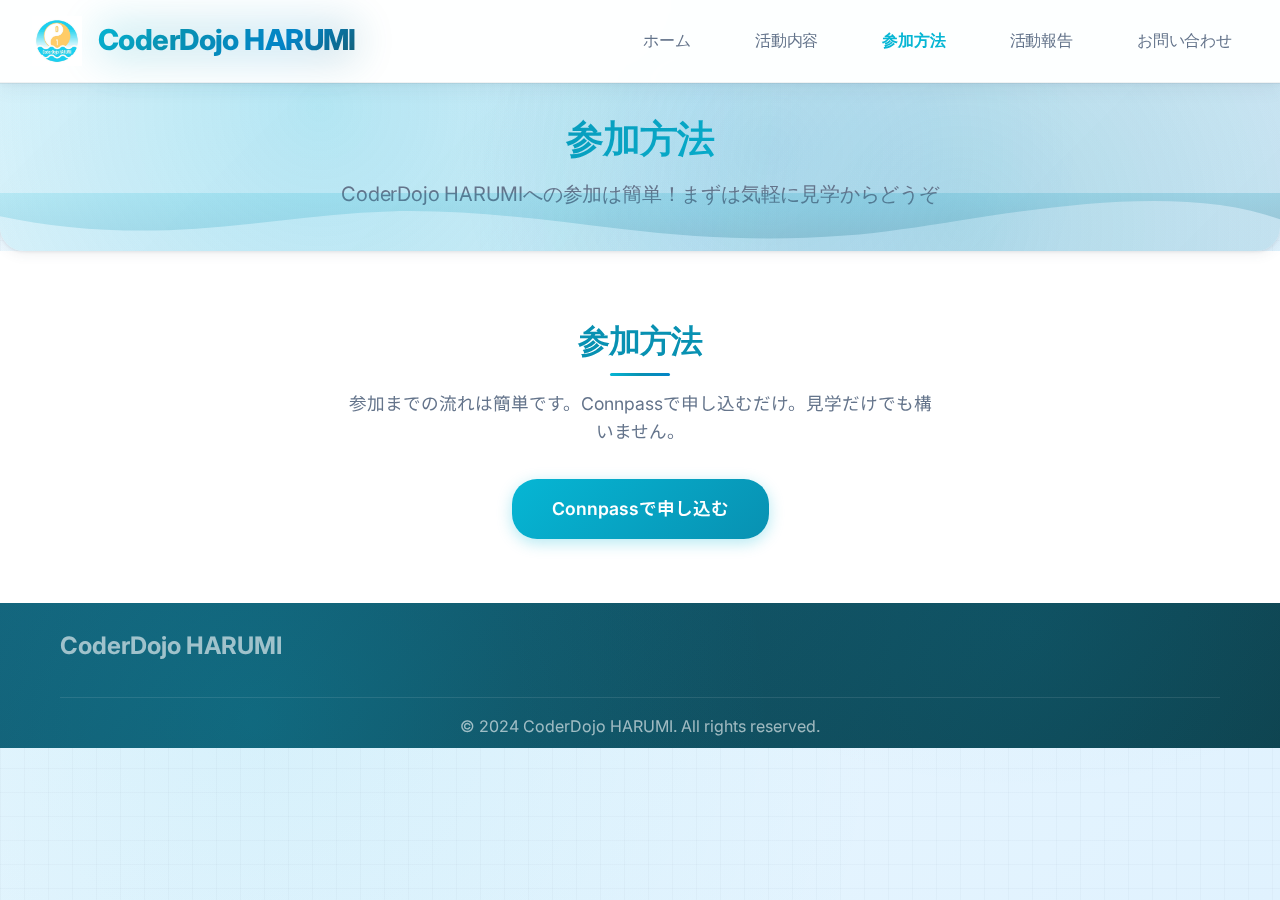
<file: join.html>
<!DOCTYPE html>
<html lang="ja">
<head>
    <meta charset="UTF-8">
    <meta name="viewport" content="width=device-width, initial-scale=1.0">
    <title>参加方法 - CoderDojo HARUMI</title>
    <link rel="icon" type="image/png" href="log.png">
    <link rel="shortcut icon" type="image/png" href="log.png">
    <link rel="apple-touch-icon" href="log.png">
    <link rel="stylesheet" href="styles/main.css?v=20250122o">
    <link href="https://fonts.googleapis.com/css2?family=Inter:wght@300;400;500;600;700;800&family=Noto+Sans+JP:wght@300;400;700&display=swap" rel="stylesheet">
</head>
<body>
    <div id="header-placeholder"></div>

    <main class="main">
        <section class="page-hero">
            <div class="container container--full-width">
                <h2>参加方法</h2>
                <p>CoderDojo HARUMIへの参加は簡単！まずは気軽に見学からどうぞ</p>
            </div>
        </section>

        <section class="simple-join">
            <div class="container container--full-width">
                <div class="join-content">
                    <h3>参加方法</h3>
                    <p>参加までの流れは簡単です。Connpassで申し込むだけ。見学だけでも構いません。</p>
                    <a href="https://coderdojo-harumi.connpass.com/" class="join-btn" target="_blank" rel="noopener noreferrer">
                        Connpassで申し込む
                    </a>
                </div>
            </div>
        </section>


    </main>

    <div id="footer-placeholder"></div>


    <script src="js/components.js"></script>
    <script src="js/main.js"></script>
</body>
</html>
</file>
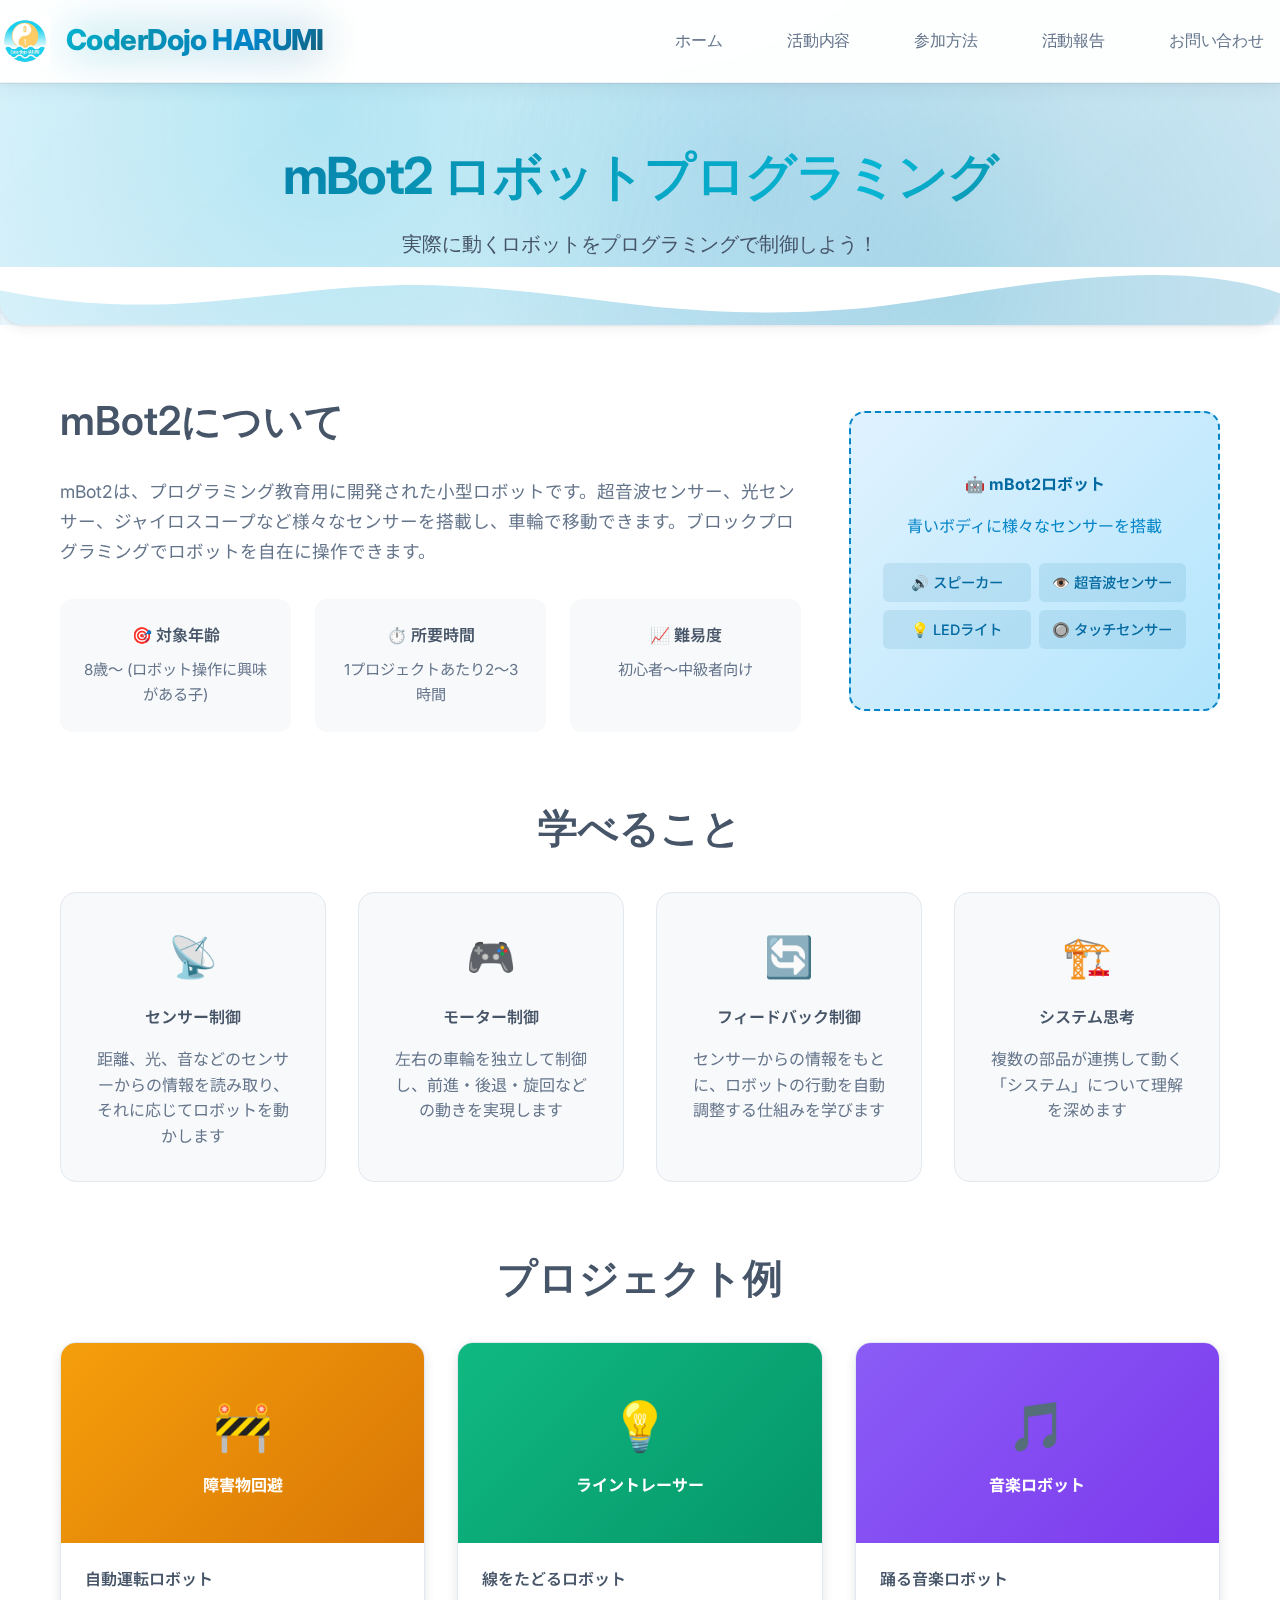
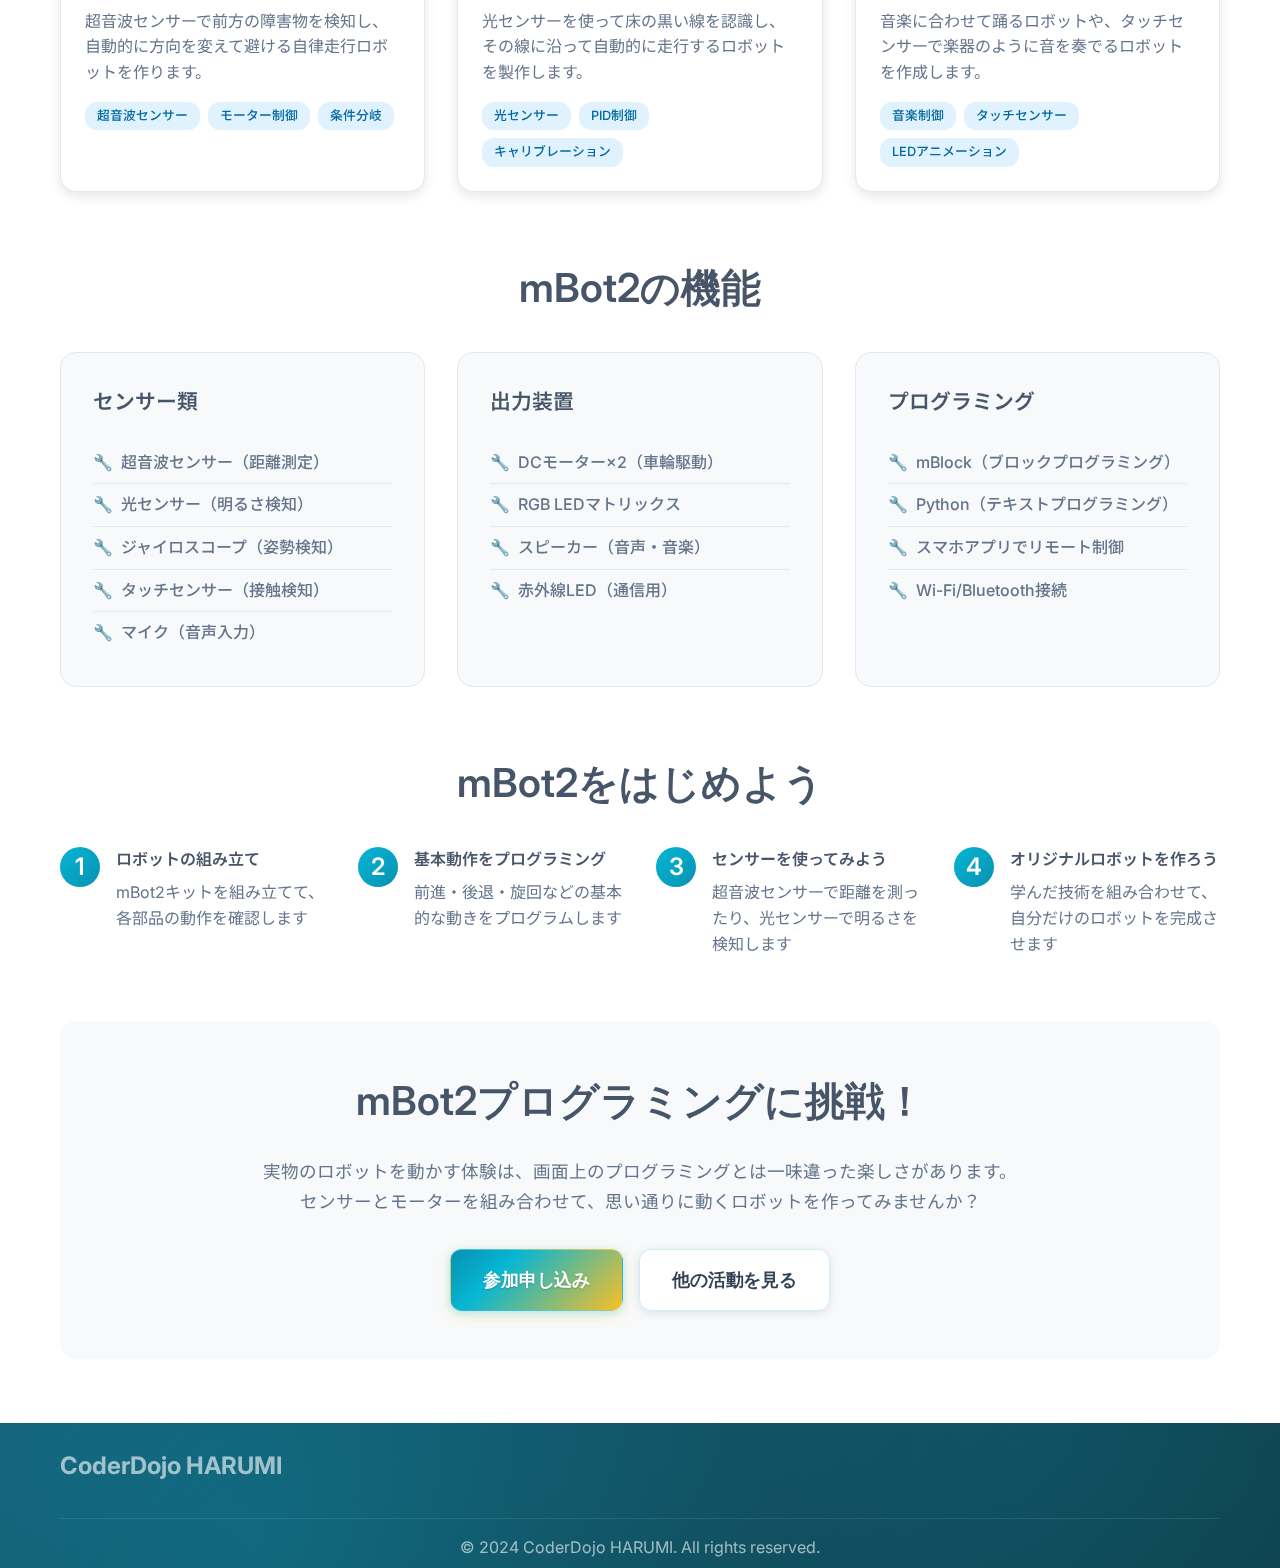
<file: mbot2.html>
<!DOCTYPE html>
<html lang="ja">
<head>
    <meta charset="UTF-8">
    <meta name="viewport" content="width=device-width, initial-scale=1.0">
    <title>mBot2 ロボットプログラミング - CoderDojo HARUMI</title>
    <link rel="icon" type="image/png" href="log.png">
    <link rel="shortcut icon" type="image/png" href="log.png">
    <link rel="apple-touch-icon" href="log.png">
    <link rel="stylesheet" href="styles/main.css?v=20250122">
    <link href="https://fonts.googleapis.com/css2?family=Inter:wght@300;400;500;600;700;800&family=Noto+Sans+JP:wght@300;400;700&display=swap" rel="stylesheet">
</head>
<body>
    <header class="header">
        <nav class="nav">
            <div class="nav-brand">
                <img src="log.png" alt="CoderDojo HARUMI" class="logo">
                <h1>CoderDojo HARUMI</h1>
            </div>
            <ul class="nav-menu">
                <li><a href="index.html">ホーム</a></li>
                <li><a href="activities.html">活動内容</a></li>
                <li><a href="join.html">参加方法</a></li>
                <li><a href="blog.html">活動報告</a></li>
                <li><a href="contact.html">お問い合わせ</a></li>
            </ul>
        </nav>
    </header>

    <main class="main">
        <section class="page-hero">
            <div class="container">
                <h2>mBot2 ロボットプログラミング</h2>
                <p>実際に動くロボットをプログラミングで制御しよう！</p>
            </div>
        </section>

        <section class="activity-detail">
            <div class="container">
                <div class="activity-overview">
                    <div class="overview-content">
                        <h3>mBot2について</h3>
                        <p>mBot2は、プログラミング教育用に開発された小型ロボットです。超音波センサー、光センサー、ジャイロスコープなど様々なセンサーを搭載し、車輪で移動できます。ブロックプログラミングでロボットを自在に操作できます。</p>
                        
                        <div class="activity-features">
                            <div class="feature-item">
                                <h4>🎯 対象年齢</h4>
                                <p>8歳〜 (ロボット操作に興味がある子)</p>
                            </div>
                            <div class="feature-item">
                                <h4>⏱️ 所要時間</h4>
                                <p>1プロジェクトあたり2〜3時間</p>
                            </div>
                            <div class="feature-item">
                                <h4>📈 難易度</h4>
                                <p>初心者〜中級者向け</p>
                            </div>
                        </div>
                    </div>
                    
                    <div class="overview-image">
                        <div class="image-placeholder">
                            <div class="placeholder-content">
                                <h4>🤖 mBot2ロボット</h4>
                                <p>青いボディに様々なセンサーを搭載</p>
                                <div class="robot-features">
                                    <div class="robot-part">🔊 スピーカー</div>
                                    <div class="robot-part">👁️ 超音波センサー</div>
                                    <div class="robot-part">💡 LEDライト</div>
                                    <div class="robot-part">🔘 タッチセンサー</div>
                                </div>
                            </div>
                        </div>
                    </div>
                </div>

                <div class="learning-content">
                    <h3>学べること</h3>
                    <div class="learning-grid">
                        <div class="learning-card">
                            <div class="learning-icon">📡</div>
                            <h4>センサー制御</h4>
                            <p>距離、光、音などのセンサーからの情報を読み取り、それに応じてロボットを動かします</p>
                        </div>
                        <div class="learning-card">
                            <div class="learning-icon">🎮</div>
                            <h4>モーター制御</h4>
                            <p>左右の車輪を独立して制御し、前進・後退・旋回などの動きを実現します</p>
                        </div>
                        <div class="learning-card">
                            <div class="learning-icon">🔄</div>
                            <h4>フィードバック制御</h4>
                            <p>センサーからの情報をもとに、ロボットの行動を自動調整する仕組みを学びます</p>
                        </div>
                        <div class="learning-card">
                            <div class="learning-icon">🏗️</div>
                            <h4>システム思考</h4>
                            <p>複数の部品が連携して動く「システム」について理解を深めます</p>
                        </div>
                    </div>
                </div>

                <div class="project-examples">
                    <h3>プロジェクト例</h3>
                    <div class="examples-grid">
                        <div class="example-card">
                            <div class="example-image robot-avoid">
                                <div class="example-placeholder">
                                    <div class="example-icon">🚧</div>
                                    <h4>障害物回避</h4>
                                </div>
                            </div>
                            <div class="example-content">
                                <h4>自動運転ロボット</h4>
                                <p>超音波センサーで前方の障害物を検知し、自動的に方向を変えて避ける自律走行ロボットを作ります。</p>
                                <div class="example-skills">
                                    <span class="skill-tag">超音波センサー</span>
                                    <span class="skill-tag">モーター制御</span>
                                    <span class="skill-tag">条件分岐</span>
                                </div>
                            </div>
                        </div>
                        
                        <div class="example-card">
                            <div class="example-image robot-light">
                                <div class="example-placeholder">
                                    <div class="example-icon">💡</div>
                                    <h4>ライントレーサー</h4>
                                </div>
                            </div>
                            <div class="example-content">
                                <h4>線をたどるロボット</h4>
                                <p>光センサーを使って床の黒い線を認識し、その線に沿って自動的に走行するロボットを製作します。</p>
                                <div class="example-skills">
                                    <span class="skill-tag">光センサー</span>
                                    <span class="skill-tag">PID制御</span>
                                    <span class="skill-tag">キャリブレーション</span>
                                </div>
                            </div>
                        </div>
                        
                        <div class="example-card">
                            <div class="example-image robot-music">
                                <div class="example-placeholder">
                                    <div class="example-icon">🎵</div>
                                    <h4>音楽ロボット</h4>
                                </div>
                            </div>
                            <div class="example-content">
                                <h4>踊る音楽ロボット</h4>
                                <p>音楽に合わせて踊るロボットや、タッチセンサーで楽器のように音を奏でるロボットを作成します。</p>
                                <div class="example-skills">
                                    <span class="skill-tag">音楽制御</span>
                                    <span class="skill-tag">タッチセンサー</span>
                                    <span class="skill-tag">LEDアニメーション</span>
                                </div>
                            </div>
                        </div>
                    </div>
                </div>

                <div class="technical-specs">
                    <h3>mBot2の機能</h3>
                    <div class="specs-grid">
                        <div class="spec-category">
                            <h4>センサー類</h4>
                            <ul>
                                <li>超音波センサー（距離測定）</li>
                                <li>光センサー（明るさ検知）</li>
                                <li>ジャイロスコープ（姿勢検知）</li>
                                <li>タッチセンサー（接触検知）</li>
                                <li>マイク（音声入力）</li>
                            </ul>
                        </div>
                        <div class="spec-category">
                            <h4>出力装置</h4>
                            <ul>
                                <li>DCモーター×2（車輪駆動）</li>
                                <li>RGB LEDマトリックス</li>
                                <li>スピーカー（音声・音楽）</li>
                                <li>赤外線LED（通信用）</li>
                            </ul>
                        </div>
                        <div class="spec-category">
                            <h4>プログラミング</h4>
                            <ul>
                                <li>mBlock（ブロックプログラミング）</li>
                                <li>Python（テキストプログラミング）</li>
                                <li>スマホアプリでリモート制御</li>
                                <li>Wi-Fi/Bluetooth接続</li>
                            </ul>
                        </div>
                    </div>
                </div>

                <div class="getting-started">
                    <h3>mBot2をはじめよう</h3>
                    <div class="steps-container">
                        <div class="step-item">
                            <div class="step-number">1</div>
                            <div class="step-content">
                                <h4>ロボットの組み立て</h4>
                                <p>mBot2キットを組み立てて、各部品の動作を確認します</p>
                            </div>
                        </div>
                        <div class="step-item">
                            <div class="step-number">2</div>
                            <div class="step-content">
                                <h4>基本動作をプログラミング</h4>
                                <p>前進・後退・旋回などの基本的な動きをプログラムします</p>
                            </div>
                        </div>
                        <div class="step-item">
                            <div class="step-number">3</div>
                            <div class="step-content">
                                <h4>センサーを使ってみよう</h4>
                                <p>超音波センサーで距離を測ったり、光センサーで明るさを検知します</p>
                            </div>
                        </div>
                        <div class="step-item">
                            <div class="step-number">4</div>
                            <div class="step-content">
                                <h4>オリジナルロボットを作ろう</h4>
                                <p>学んだ技術を組み合わせて、自分だけのロボットを完成させます</p>
                            </div>
                        </div>
                    </div>
                </div>

                <div class="participation-cta">
                    <h3>mBot2プログラミングに挑戦！</h3>
                    <p>実物のロボットを動かす体験は、画面上のプログラミングとは一味違った楽しさがあります。<br>
                    センサーとモーターを組み合わせて、思い通りに動くロボットを作ってみませんか？</p>
                    <div class="cta-buttons">
                        <a href="https://coderdojo-harumi.connpass.com/" class="btn btn-primary" target="_blank" rel="noopener noreferrer">参加申し込み</a>
                        <a href="activities.html" class="btn btn-secondary">他の活動を見る</a>
                    </div>
                </div>
            </div>
        </section>
    </main>

    <footer class="footer">
        <div class="container">
            <div class="footer-content">
                <div class="footer-info">
                    <h4>CoderDojo HARUMI</h4>
                </div>
            </div>
            <div class="footer-bottom">
                <p>&copy; 2024 CoderDojo HARUMI. All rights reserved.</p>
            </div>
        </div>
    </footer>

    <style>
        .page-hero {
            background: 
                radial-gradient(circle at 25% 15%, rgba(6, 182, 212, 0.20) 0%, transparent 50%),
                radial-gradient(circle at 75% 85%, rgba(8, 145, 178, 0.18) 0%, transparent 50%),
                radial-gradient(circle at 60% 40%, rgba(2, 132, 199, 0.12) 0%, transparent 40%),
                linear-gradient(135deg, rgba(6, 182, 212, 0.05) 0%, rgba(21, 94, 117, 0.08) 100%),
                linear-gradient(135deg, #f0f9ff 0%, #e0f2fe 100%);
            color: #334155;
            padding: 4rem 0;
            text-align: center;
            position: relative;
        }

        .page-hero::after {
            content: '';
            position: absolute;
            bottom: -2px;
            left: 0;
            right: 0;
            height: 60px;
            background: url("data:image/svg+xml,%3Csvg xmlns='http://www.w3.org/2000/svg' viewBox='0 0 1200 120' preserveAspectRatio='none'%3E%3Cpath d='M0,0V46.29c47.79,22.2,103.59,32.17,158,28,70.36-5.37,136.33-33.31,206.8-37.5C438.64,32.43,512.34,53.67,583,72.05c69.27,18,138.3,24.88,209.4,13.08,36.15-6,69.85-17.84,104.45-29.34C989.49,25,1113-14.29,1200,52.47V0Z' fill='%23ffffff' opacity='1'%3E%3C/path%3E%3C/svg%3E") no-repeat center bottom;
            background-size: cover;
        }

        .page-hero h2 {
            font-size: 3.2rem;
            font-weight: 700;
            margin-bottom: 1.5rem;
            line-height: 1.1;
            font-family: 'Inter', sans-serif;
            letter-spacing: -0.03em;
            color: #1e293b;
        }

        .page-hero p {
            font-size: 1.25rem;
            color: #475569;
            font-weight: 400;
            line-height: 1.7;
            font-family: 'Inter', sans-serif;
            letter-spacing: -0.01em;
        }

        .activity-detail {
            background: white;
            padding: 4rem 0;
        }

        .activity-detail h3 {
            font-size: 2.5rem;
            margin-bottom: 2rem;
            color: #475569;
            font-weight: 600;
            font-family: 'Inter', sans-serif;
            text-align: center;
        }

        .activity-overview {
            display: grid;
            grid-template-columns: 2fr 1fr;
            gap: 3rem;
            margin-bottom: 4rem;
        }

        .overview-content h3 {
            text-align: left;
            margin-bottom: 1.5rem;
        }

        .overview-content p {
            color: #64748b;
            line-height: 1.7;
            font-size: 1.1rem;
            margin-bottom: 2rem;
        }

        .activity-features {
            display: grid;
            grid-template-columns: repeat(3, 1fr);
            gap: 1.5rem;
        }

        .feature-item {
            background: #f8f9fa;
            padding: 1.5rem;
            border-radius: 12px;
            text-align: center;
        }

        .feature-item h4 {
            color: #475569;
            margin-bottom: 0.5rem;
            font-weight: 600;
        }

        .feature-item p {
            color: #64748b;
            margin: 0;
            font-size: 0.95rem;
        }

        .overview-image {
            display: flex;
            justify-content: center;
            align-items: center;
        }

        .image-placeholder {
            background: linear-gradient(135deg, #e0f2fe 0%, #b3e5fc 100%);
            border-radius: 16px;
            padding: 2rem;
            text-align: center;
            border: 2px dashed #0284c7;
            width: 100%;
            min-height: 300px;
            display: flex;
            flex-direction: column;
            justify-content: center;
        }

        .placeholder-content h4 {
            color: #0369a1;
            margin-bottom: 1rem;
        }

        .placeholder-content p {
            color: #0284c7;
            margin-bottom: 1.5rem;
        }

        .robot-features {
            display: grid;
            grid-template-columns: 1fr 1fr;
            gap: 0.5rem;
        }

        .robot-part {
            background: rgba(3, 105, 161, 0.1);
            padding: 0.5rem;
            border-radius: 6px;
            font-size: 0.9rem;
            color: #0369a1;
            font-weight: 500;
        }

        .learning-content {
            margin-bottom: 4rem;
        }

        .learning-grid {
            display: grid;
            grid-template-columns: repeat(auto-fit, minmax(250px, 1fr));
            gap: 2rem;
        }

        .learning-card {
            background: #f8f9fa;
            padding: 2rem;
            border-radius: 16px;
            text-align: center;
            border: 1px solid #e2e8f0;
        }

        .learning-icon {
            font-size: 2.5rem;
            margin-bottom: 1rem;
        }

        .learning-card h4 {
            color: #475569;
            margin-bottom: 1rem;
            font-weight: 600;
        }

        .learning-card p {
            color: #64748b;
            line-height: 1.6;
            margin: 0;
        }

        .project-examples {
            margin-bottom: 4rem;
        }

        .examples-grid {
            display: grid;
            grid-template-columns: repeat(auto-fit, minmax(350px, 1fr));
            gap: 2rem;
        }

        .example-card {
            background: white;
            border-radius: 16px;
            overflow: hidden;
            box-shadow: 0 4px 12px rgba(0, 0, 0, 0.1);
            border: 1px solid #e2e8f0;
        }

        .example-image {
            height: 200px;
            display: flex;
            align-items: center;
            justify-content: center;
        }

        .robot-avoid { background: linear-gradient(135deg, #f59e0b 0%, #d97706 100%); }
        .robot-light { background: linear-gradient(135deg, #10b981 0%, #059669 100%); }
        .robot-music { background: linear-gradient(135deg, #8b5cf6 0%, #7c3aed 100%); }

        .example-placeholder {
            text-align: center;
            color: white;
        }

        .example-icon {
            font-size: 3rem;
            margin-bottom: 0.5rem;
        }

        .example-placeholder h4 {
            color: white;
            margin: 0;
        }

        .example-content {
            padding: 1.5rem;
        }

        .example-content h4 {
            color: #475569;
            margin-bottom: 1rem;
            font-weight: 600;
        }

        .example-content p {
            color: #64748b;
            line-height: 1.6;
            margin-bottom: 1rem;
        }

        .example-skills {
            display: flex;
            gap: 0.5rem;
            flex-wrap: wrap;
        }

        .skill-tag {
            background: #e0f2fe;
            color: #0369a1;
            padding: 0.25rem 0.75rem;
            border-radius: 12px;
            font-size: 0.8rem;
            font-weight: 500;
        }

        .technical-specs {
            margin-bottom: 4rem;
        }

        .specs-grid {
            display: grid;
            grid-template-columns: repeat(auto-fit, minmax(300px, 1fr));
            gap: 2rem;
        }

        .spec-category {
            background: #f8f9fa;
            padding: 2rem;
            border-radius: 16px;
            border: 1px solid #e2e8f0;
        }

        .spec-category h4 {
            color: #475569;
            margin-bottom: 1.5rem;
            font-weight: 600;
            font-size: 1.3rem;
        }

        .spec-category ul {
            list-style: none;
            padding: 0;
        }

        .spec-category li {
            padding: 0.5rem 0;
            color: #64748b;
            border-bottom: 1px solid #e2e8f0;
            font-weight: 500;
        }

        .spec-category li:last-child {
            border-bottom: none;
        }

        .spec-category li::before {
            content: '🔧';
            margin-right: 0.5rem;
        }

        .getting-started {
            margin-bottom: 4rem;
        }

        .steps-container {
            display: grid;
            grid-template-columns: repeat(auto-fit, minmax(250px, 1fr));
            gap: 2rem;
        }

        .step-item {
            display: flex;
            gap: 1rem;
            align-items: flex-start;
        }

        .step-number {
            background: linear-gradient(135deg, #06b6d4, #0891b2);
            color: white;
            width: 40px;
            height: 40px;
            border-radius: 50%;
            display: flex;
            align-items: center;
            justify-content: center;
            font-weight: 600;
            flex-shrink: 0;
        }

        .step-content h4 {
            color: #475569;
            margin-bottom: 0.5rem;
            font-weight: 600;
        }

        .step-content p {
            color: #64748b;
            line-height: 1.6;
            margin: 0;
        }

        .participation-cta {
            background: #f8f9fa;
            padding: 3rem;
            border-radius: 16px;
            text-align: center;
        }

        .participation-cta h3 {
            color: #475569;
            margin-bottom: 1.5rem;
        }

        .participation-cta p {
            color: #64748b;
            line-height: 1.7;
            margin-bottom: 2rem;
            font-size: 1.1rem;
        }

        .cta-buttons {
            display: flex;
            gap: 1rem;
            justify-content: center;
            flex-wrap: wrap;
        }

        @media (max-width: 768px) {
            .activity-overview {
                grid-template-columns: 1fr;
                gap: 2rem;
            }
            
            .activity-features {
                grid-template-columns: 1fr;
            }
            
            .examples-grid,
            .specs-grid {
                grid-template-columns: 1fr;
            }
            
            .steps-container {
                grid-template-columns: 1fr;
            }
            
            .cta-buttons {
                flex-direction: column;
                align-items: center;
            }
            
            .robot-features {
                grid-template-columns: 1fr;
            }
        }
    </style>
</body>
</html>
</file>
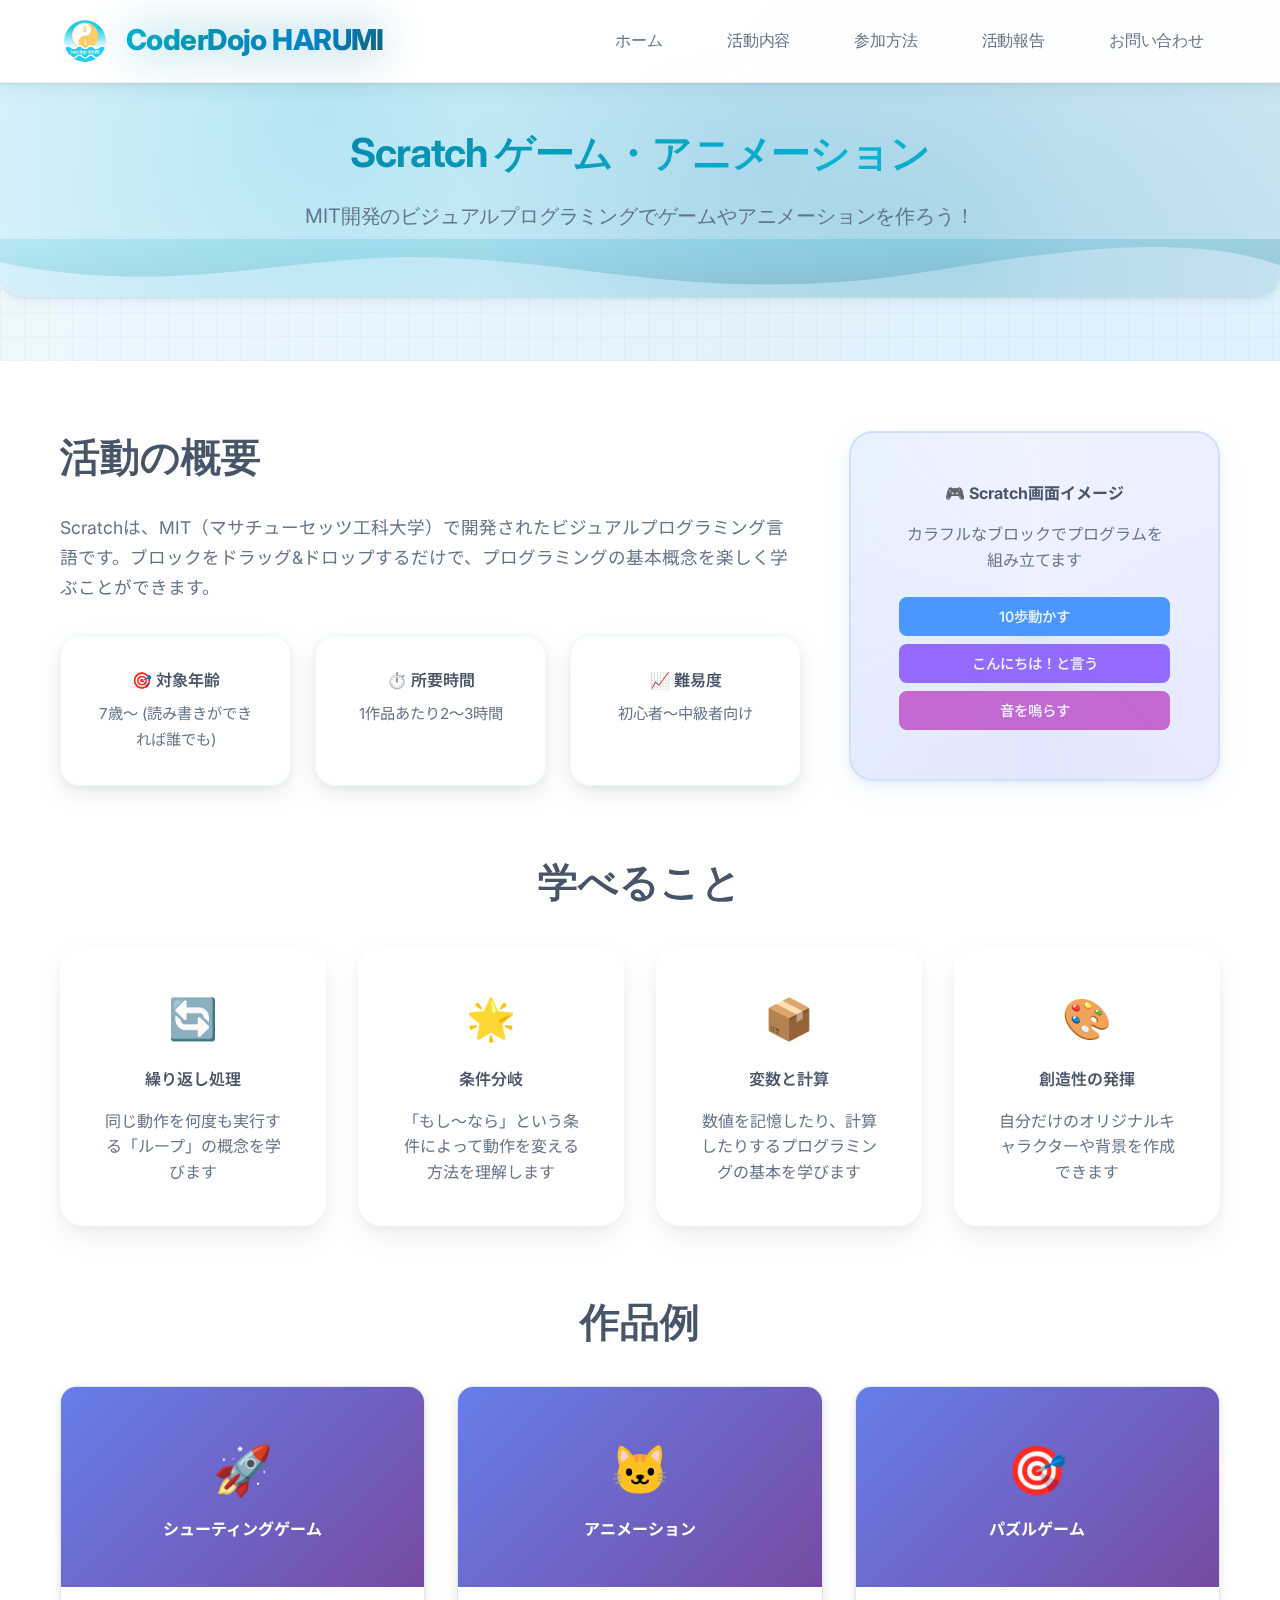
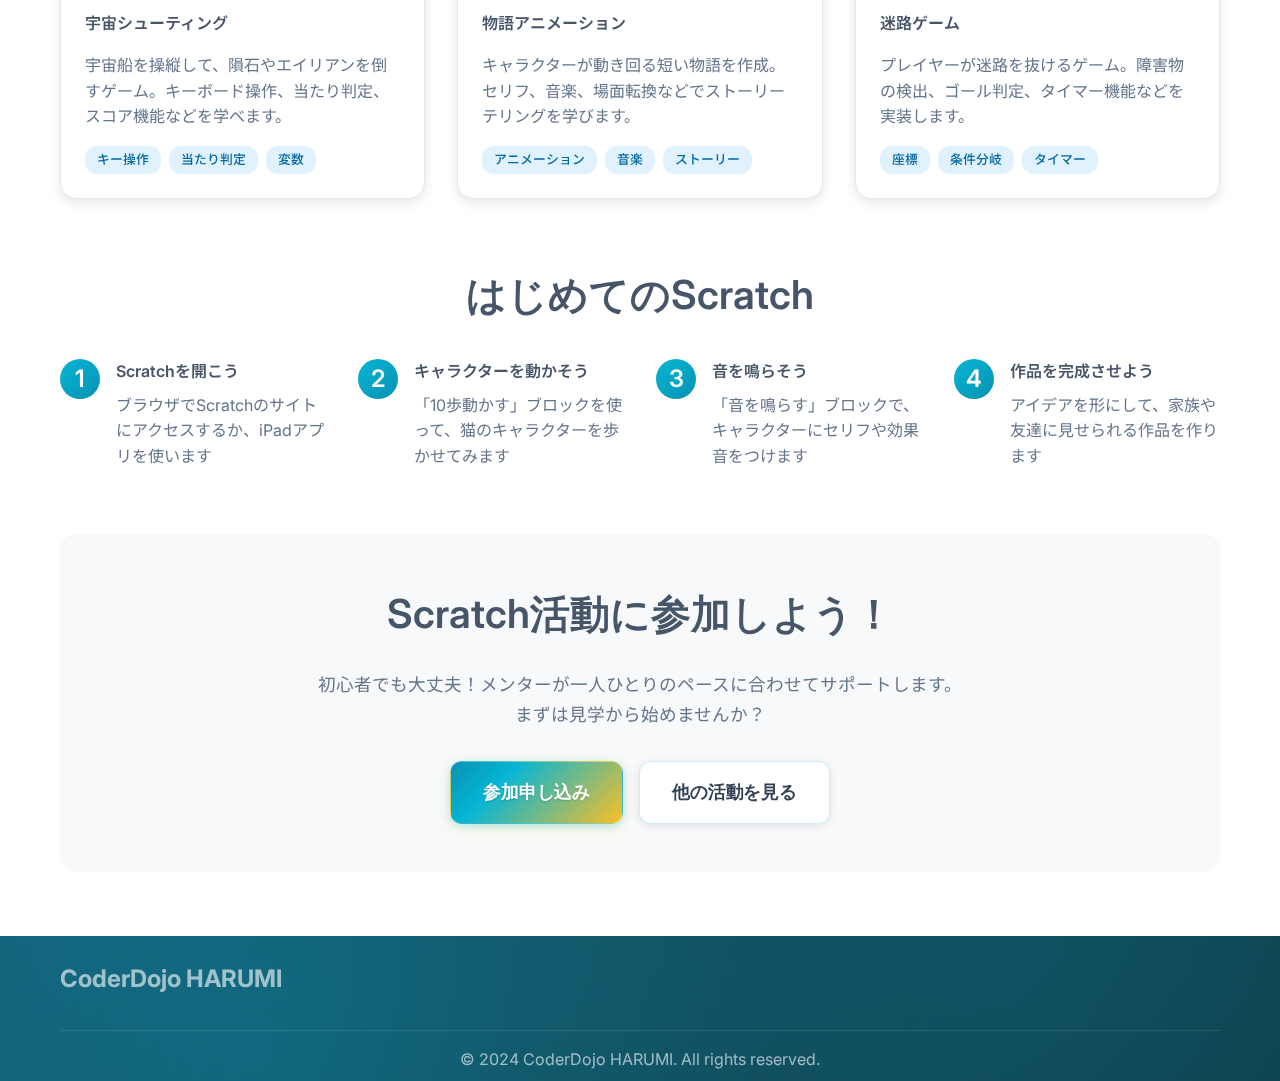
<file: scratch.html>
<!DOCTYPE html>
<html lang="ja">
<head>
    <meta charset="UTF-8">
    <meta name="viewport" content="width=device-width, initial-scale=1.0">
    <title>Scratch ゲーム・アニメーション - CoderDojo HARUMI</title>
    <link rel="icon" type="image/png" href="log.png">
    <link rel="shortcut icon" type="image/png" href="log.png">
    <link rel="apple-touch-icon" href="log.png">
    <link rel="stylesheet" href="styles/main.css?v=20250122">
    <link href="https://fonts.googleapis.com/css2?family=Inter:wght@300;400;500;600;700;800&family=Noto+Sans+JP:wght@300;400;700&display=swap" rel="stylesheet">
</head>
<body>
    <header class="header">
        <div class="container">
            <nav class="nav">
                <div class="nav-brand">
                    <img src="log.png" alt="CoderDojo HARUMI" class="logo">
                    <h1>CoderDojo HARUMI</h1>
                </div>
                <ul class="nav-menu">
                    <li><a href="index.html">ホーム</a></li>
                    <li><a href="activities.html">活動内容</a></li>
                    <li><a href="join.html">参加方法</a></li>
                    <li><a href="blog.html">活動報告</a></li>
                    <li><a href="contact.html">お問い合わせ</a></li>
                </ul>
                <button class="menu-toggle" aria-label="メニューを開く">
                    <span></span>
                    <span></span>
                    <span></span>
                </button>
            </nav>
        </div>
    </header>

    <main class="main">
        <section class="page-hero">
            <div class="container">
                <h2>Scratch ゲーム・アニメーション</h2>
                <p>MIT開発のビジュアルプログラミングでゲームやアニメーションを作ろう！</p>
            </div>
        </section>

        <section class="activity-detail">
            <div class="container">
                <div class="activity-overview">
                    <div class="overview-content">
                        <h3>活動の概要</h3>
                        <p>Scratchは、MIT（マサチューセッツ工科大学）で開発されたビジュアルプログラミング言語です。ブロックをドラッグ&ドロップするだけで、プログラミングの基本概念を楽しく学ぶことができます。</p>
                        
                        <div class="activity-features">
                            <div class="feature-item">
                                <h4>🎯 対象年齢</h4>
                                <p>7歳〜 (読み書きができれば誰でも)</p>
                            </div>
                            <div class="feature-item">
                                <h4>⏱️ 所要時間</h4>
                                <p>1作品あたり2〜3時間</p>
                            </div>
                            <div class="feature-item">
                                <h4>📈 難易度</h4>
                                <p>初心者〜中級者向け</p>
                            </div>
                        </div>
                    </div>
                    
                    <div class="overview-image">
                        <div class="image-placeholder">
                            <div class="placeholder-content">
                                <h4>🎮 Scratch画面イメージ</h4>
                                <p>カラフルなブロックでプログラムを組み立てます</p>
                                <div class="scratch-blocks-demo">
                                    <div class="block block-motion">10歩動かす</div>
                                    <div class="block block-looks">こんにちは！と言う</div>
                                    <div class="block block-sound">音を鳴らす</div>
                                </div>
                            </div>
                        </div>
                    </div>
                </div>

                <div class="learning-content">
                    <h3>学べること</h3>
                    <div class="learning-grid">
                        <div class="learning-card">
                            <div class="learning-icon">🔄</div>
                            <h4>繰り返し処理</h4>
                            <p>同じ動作を何度も実行する「ループ」の概念を学びます</p>
                        </div>
                        <div class="learning-card">
                            <div class="learning-icon">🌟</div>
                            <h4>条件分岐</h4>
                            <p>「もし〜なら」という条件によって動作を変える方法を理解します</p>
                        </div>
                        <div class="learning-card">
                            <div class="learning-icon">📦</div>
                            <h4>変数と計算</h4>
                            <p>数値を記憶したり、計算したりするプログラミングの基本を学びます</p>
                        </div>
                        <div class="learning-card">
                            <div class="learning-icon">🎨</div>
                            <h4>創造性の発揮</h4>
                            <p>自分だけのオリジナルキャラクターや背景を作成できます</p>
                        </div>
                    </div>
                </div>

                <div class="project-examples">
                    <h3>作品例</h3>
                    <div class="examples-grid">
                        <div class="example-card">
                            <div class="example-image">
                                <div class="example-placeholder">
                                    <div class="example-icon">🚀</div>
                                    <h4>シューティングゲーム</h4>
                                </div>
                            </div>
                            <div class="example-content">
                                <h4>宇宙シューティング</h4>
                                <p>宇宙船を操縦して、隕石やエイリアンを倒すゲーム。キーボード操作、当たり判定、スコア機能などを学べます。</p>
                                <div class="example-skills">
                                    <span class="skill-tag">キー操作</span>
                                    <span class="skill-tag">当たり判定</span>
                                    <span class="skill-tag">変数</span>
                                </div>
                            </div>
                        </div>
                        
                        <div class="example-card">
                            <div class="example-image">
                                <div class="example-placeholder">
                                    <div class="example-icon">🐱</div>
                                    <h4>アニメーション</h4>
                                </div>
                            </div>
                            <div class="example-content">
                                <h4>物語アニメーション</h4>
                                <p>キャラクターが動き回る短い物語を作成。セリフ、音楽、場面転換などでストーリーテリングを学びます。</p>
                                <div class="example-skills">
                                    <span class="skill-tag">アニメーション</span>
                                    <span class="skill-tag">音楽</span>
                                    <span class="skill-tag">ストーリー</span>
                                </div>
                            </div>
                        </div>
                        
                        <div class="example-card">
                            <div class="example-image">
                                <div class="example-placeholder">
                                    <div class="example-icon">🎯</div>
                                    <h4>パズルゲーム</h4>
                                </div>
                            </div>
                            <div class="example-content">
                                <h4>迷路ゲーム</h4>
                                <p>プレイヤーが迷路を抜けるゲーム。障害物の検出、ゴール判定、タイマー機能などを実装します。</p>
                                <div class="example-skills">
                                    <span class="skill-tag">座標</span>
                                    <span class="skill-tag">条件分岐</span>
                                    <span class="skill-tag">タイマー</span>
                                </div>
                            </div>
                        </div>
                    </div>
                </div>

                <div class="getting-started">
                    <h3>はじめてのScratch</h3>
                    <div class="steps-container">
                        <div class="step-item">
                            <div class="step-number">1</div>
                            <div class="step-content">
                                <h4>Scratchを開こう</h4>
                                <p>ブラウザでScratchのサイトにアクセスするか、iPadアプリを使います</p>
                            </div>
                        </div>
                        <div class="step-item">
                            <div class="step-number">2</div>
                            <div class="step-content">
                                <h4>キャラクターを動かそう</h4>
                                <p>「10歩動かす」ブロックを使って、猫のキャラクターを歩かせてみます</p>
                            </div>
                        </div>
                        <div class="step-item">
                            <div class="step-number">3</div>
                            <div class="step-content">
                                <h4>音を鳴らそう</h4>
                                <p>「音を鳴らす」ブロックで、キャラクターにセリフや効果音をつけます</p>
                            </div>
                        </div>
                        <div class="step-item">
                            <div class="step-number">4</div>
                            <div class="step-content">
                                <h4>作品を完成させよう</h4>
                                <p>アイデアを形にして、家族や友達に見せられる作品を作ります</p>
                            </div>
                        </div>
                    </div>
                </div>

                <div class="participation-cta">
                    <h3>Scratch活動に参加しよう！</h3>
                    <p>初心者でも大丈夫！メンターが一人ひとりのペースに合わせてサポートします。<br>
                    まずは見学から始めませんか？</p>
                    <div class="cta-buttons">
                        <a href="https://coderdojo-harumi.connpass.com/" class="btn btn-primary" target="_blank" rel="noopener noreferrer">参加申し込み</a>
                        <a href="activities.html" class="btn btn-secondary">他の活動を見る</a>
                    </div>
                </div>
            </div>
        </section>
    </main>

    <footer class="footer">
        <div class="container">
            <div class="footer-content">
                <div class="footer-info">
                    <h4>CoderDojo HARUMI</h4>
                </div>
            </div>
            <div class="footer-bottom">
                <p>&copy; 2024 CoderDojo HARUMI. All rights reserved.</p>
            </div>
        </div>
    </footer>

    <style>
        .page-hero {
            background: 
                radial-gradient(circle at 25% 15%, rgba(6, 182, 212, 0.20) 0%, transparent 50%),
                radial-gradient(circle at 75% 85%, rgba(8, 145, 178, 0.18) 0%, transparent 50%),
                radial-gradient(circle at 60% 40%, rgba(2, 132, 199, 0.12) 0%, transparent 40%),
                linear-gradient(135deg, rgba(6, 182, 212, 0.05) 0%, rgba(21, 94, 117, 0.08) 100%),
                linear-gradient(135deg, #f0f9ff 0%, #e0f2fe 100%);
            color: #334155;
            padding: 3rem 0 4rem;
            text-align: center;
            position: relative;
            border-radius: 0 0 24px 24px;
            box-shadow: 
                0 1px 3px rgba(71, 85, 105, 0.12),
                0 4px 12px rgba(71, 85, 105, 0.08);
            margin-bottom: 4rem;
        }

        .page-hero::after {
            content: '';
            position: absolute;
            bottom: -2px;
            left: 0;
            right: 0;
            height: 60px;
            background: url("data:image/svg+xml,%3Csvg xmlns='http://www.w3.org/2000/svg' viewBox='0 0 1200 120' preserveAspectRatio='none'%3E%3Cdefs%3E%3ClinearGradient id='waveGradient' x1='0%25' y1='0%25' x2='100%25' y2='100%25'%3E%3Cstop offset='0%25' stop-color='%2306b6d4' stop-opacity='0.15'/%3E%3Cstop offset='50%25' stop-color='%230891b2' stop-opacity='0.2'/%3E%3Cstop offset='100%25' stop-color='%23155e75' stop-opacity='0.25'/%3E%3C/linearGradient%3E%3C/defs%3E%3Cpath d='M0,0V46.29c47.79,22.2,103.59,32.17,158,28,70.36-5.37,136.33-33.31,206.8-37.5C438.64,32.43,512.34,53.67,583,72.05c69.27,18,138.3,24.88,209.4,13.08,36.15-6,69.85-17.84,104.45-29.34C989.49,25,1113-14.29,1200,52.47V0Z' fill='url(%23waveGradient)'%3E%3C/path%3E%3C/svg%3E") no-repeat center bottom;
            background-size: cover;
        }

        .page-hero h2 {
            font-size: 2.5rem;
            font-weight: 700;
            margin-bottom: 1.5rem;
            line-height: 1.1;
            font-family: 'Inter', sans-serif;
            letter-spacing: -0.03em;
            background: linear-gradient(135deg, #0369a1 0%, #0891b2 30%, #06b6d4 70%, #155e75 100%);
            -webkit-background-clip: text;
            -webkit-text-fill-color: transparent;
            background-clip: text;
        }

        .page-hero p {
            font-size: 1.25rem;
            color: #64748b;
            font-weight: 400;
            line-height: 1.7;
            font-family: 'Inter', sans-serif;
            letter-spacing: -0.01em;
        }

        .activity-detail {
            background: white;
            padding: 4rem 0;
        }

        .activity-detail h3 {
            font-size: 2.5rem;
            margin-bottom: 2rem;
            color: #475569;
            font-weight: 600;
            font-family: 'Inter', sans-serif;
            text-align: center;
        }

        .activity-overview {
            display: grid;
            grid-template-columns: 2fr 1fr;
            gap: 3rem;
            margin-bottom: 4rem;
        }

        .overview-content h3 {
            text-align: left;
            margin-bottom: 1.5rem;
        }

        .overview-content p {
            color: #64748b;
            line-height: 1.7;
            font-size: 1.1rem;
            margin-bottom: 2rem;
        }

        .activity-features {
            display: grid;
            grid-template-columns: repeat(3, 1fr);
            gap: 1.5rem;
        }

        .feature-item {
            background: rgba(255, 255, 255, 0.8);
            backdrop-filter: blur(20px);
            padding: 2rem;
            border-radius: 20px;
            text-align: center;
            border: 1px solid rgba(0, 212, 255, 0.1);
            box-shadow: 
                0 8px 25px rgba(0, 0, 0, 0.08),
                0 3px 10px rgba(0, 0, 0, 0.05);
            transition: all 0.3s cubic-bezier(0.4, 0, 0.2, 1);
        }

        .feature-item:hover {
            transform: translateY(-5px);
            box-shadow: 
                0 20px 40px rgba(0, 0, 0, 0.12),
                0 8px 16px rgba(0, 0, 0, 0.08);
            border-color: rgba(0, 212, 255, 0.2);
        }

        .feature-item h4 {
            color: #475569;
            margin-bottom: 0.5rem;
            font-weight: 600;
        }

        .feature-item p {
            color: #64748b;
            margin: 0;
            font-size: 0.95rem;
        }

        .overview-image {
            display: flex;
            justify-content: center;
            align-items: center;
        }

        .image-placeholder {
            background: linear-gradient(135deg, rgba(76, 151, 255, 0.1) 0%, rgba(153, 102, 255, 0.1) 100%);
            backdrop-filter: blur(10px);
            border-radius: 24px;
            padding: 3rem;
            text-align: center;
            border: 2px solid rgba(76, 151, 255, 0.2);
            width: 100%;
            min-height: 350px;
            display: flex;
            flex-direction: column;
            justify-content: center;
            box-shadow: 
                0 8px 25px rgba(76, 151, 255, 0.1),
                0 3px 10px rgba(0, 0, 0, 0.05);
            position: relative;
            overflow: hidden;
        }

        .image-placeholder::before {
            content: '';
            position: absolute;
            top: -50%;
            left: -50%;
            width: 200%;
            height: 200%;
            background: conic-gradient(from 0deg, transparent, rgba(76, 151, 255, 0.1), transparent);
            animation: rotate 8s linear infinite;
        }

        @keyframes rotate {
            from { transform: rotate(0deg); }
            to { transform: rotate(360deg); }
        }

        .placeholder-content h4 {
            color: #475569;
            margin-bottom: 1rem;
        }

        .placeholder-content p {
            color: #64748b;
            margin-bottom: 1.5rem;
        }

        .scratch-blocks-demo {
            display: flex;
            flex-direction: column;
            gap: 0.5rem;
        }

        .block {
            padding: 0.5rem 1rem;
            border-radius: 8px;
            color: white;
            font-weight: 500;
            font-size: 0.9rem;
        }

        .block-motion { background: #4c97ff; }
        .block-looks { background: #9966ff; }
        .block-sound { background: #cf63cf; }

        .learning-content {
            margin-bottom: 4rem;
        }

        .learning-grid {
            display: grid;
            grid-template-columns: repeat(auto-fit, minmax(250px, 1fr));
            gap: 2rem;
        }

        .learning-card {
            background: rgba(255, 255, 255, 0.7);
            backdrop-filter: blur(15px);
            padding: 2.5rem;
            border-radius: 24px;
            text-align: center;
            border: 1px solid rgba(255, 255, 255, 0.2);
            box-shadow: 
                0 12px 28px rgba(0, 0, 0, 0.06),
                0 4px 12px rgba(0, 0, 0, 0.04);
            transition: all 0.4s cubic-bezier(0.4, 0, 0.2, 1);
            position: relative;
            overflow: hidden;
        }

        .learning-card::before {
            content: '';
            position: absolute;
            top: 0;
            left: 0;
            right: 0;
            height: 3px;
            background: linear-gradient(90deg, #4c97ff, #9966ff, #cf63cf);
            opacity: 0;
            transition: opacity 0.3s ease;
        }

        .learning-card:hover {
            transform: translateY(-8px);
            box-shadow: 
                0 20px 45px rgba(0, 0, 0, 0.1),
                0 8px 20px rgba(0, 0, 0, 0.06);
        }

        .learning-card:hover::before {
            opacity: 1;
        }

        .learning-icon {
            font-size: 2.5rem;
            margin-bottom: 1rem;
        }

        .learning-card h4 {
            color: #475569;
            margin-bottom: 1rem;
            font-weight: 600;
        }

        .learning-card p {
            color: #64748b;
            line-height: 1.6;
            margin: 0;
        }

        .project-examples {
            margin-bottom: 4rem;
        }

        .examples-grid {
            display: grid;
            grid-template-columns: repeat(auto-fit, minmax(350px, 1fr));
            gap: 2rem;
        }

        .example-card {
            background: white;
            border-radius: 16px;
            overflow: hidden;
            box-shadow: 0 4px 12px rgba(0, 0, 0, 0.1);
            border: 1px solid #e2e8f0;
        }

        .example-image {
            height: 200px;
            background: linear-gradient(135deg, #667eea 0%, #764ba2 100%);
            display: flex;
            align-items: center;
            justify-content: center;
        }

        .example-placeholder {
            text-align: center;
            color: white;
        }

        .example-icon {
            font-size: 3rem;
            margin-bottom: 0.5rem;
        }

        .example-placeholder h4 {
            color: white;
            margin: 0;
        }

        .example-content {
            padding: 1.5rem;
        }

        .example-content h4 {
            color: #475569;
            margin-bottom: 1rem;
            font-weight: 600;
        }

        .example-content p {
            color: #64748b;
            line-height: 1.6;
            margin-bottom: 1rem;
        }

        .example-skills {
            display: flex;
            gap: 0.5rem;
            flex-wrap: wrap;
        }

        .skill-tag {
            background: #e0f2fe;
            color: #0369a1;
            padding: 0.25rem 0.75rem;
            border-radius: 12px;
            font-size: 0.8rem;
            font-weight: 500;
        }

        .getting-started {
            margin-bottom: 4rem;
        }

        .steps-container {
            display: grid;
            grid-template-columns: repeat(auto-fit, minmax(250px, 1fr));
            gap: 2rem;
        }

        .step-item {
            display: flex;
            gap: 1rem;
            align-items: flex-start;
        }

        .step-number {
            background: linear-gradient(135deg, #06b6d4, #0891b2);
            color: white;
            width: 40px;
            height: 40px;
            border-radius: 50%;
            display: flex;
            align-items: center;
            justify-content: center;
            font-weight: 600;
            flex-shrink: 0;
        }

        .step-content h4 {
            color: #475569;
            margin-bottom: 0.5rem;
            font-weight: 600;
        }

        .step-content p {
            color: #64748b;
            line-height: 1.6;
            margin: 0;
        }

        .participation-cta {
            background: #f8f9fa;
            padding: 3rem;
            border-radius: 16px;
            text-align: center;
        }

        .participation-cta h3 {
            color: #475569;
            margin-bottom: 1.5rem;
        }

        .participation-cta p {
            color: #64748b;
            line-height: 1.7;
            margin-bottom: 2rem;
            font-size: 1.1rem;
        }

        .cta-buttons {
            display: flex;
            gap: 1rem;
            justify-content: center;
            flex-wrap: wrap;
        }

        @media (max-width: 768px) {
            .activity-overview {
                grid-template-columns: 1fr;
                gap: 2rem;
            }
            
            .activity-features {
                grid-template-columns: 1fr;
            }
            
            .examples-grid {
                grid-template-columns: 1fr;
            }
            
            .steps-container {
                grid-template-columns: 1fr;
            }
            
            .cta-buttons {
                flex-direction: column;
                align-items: center;
            }
        }
    </style>

    <script src="js/main.js"></script>
</body>
</html>
</file>
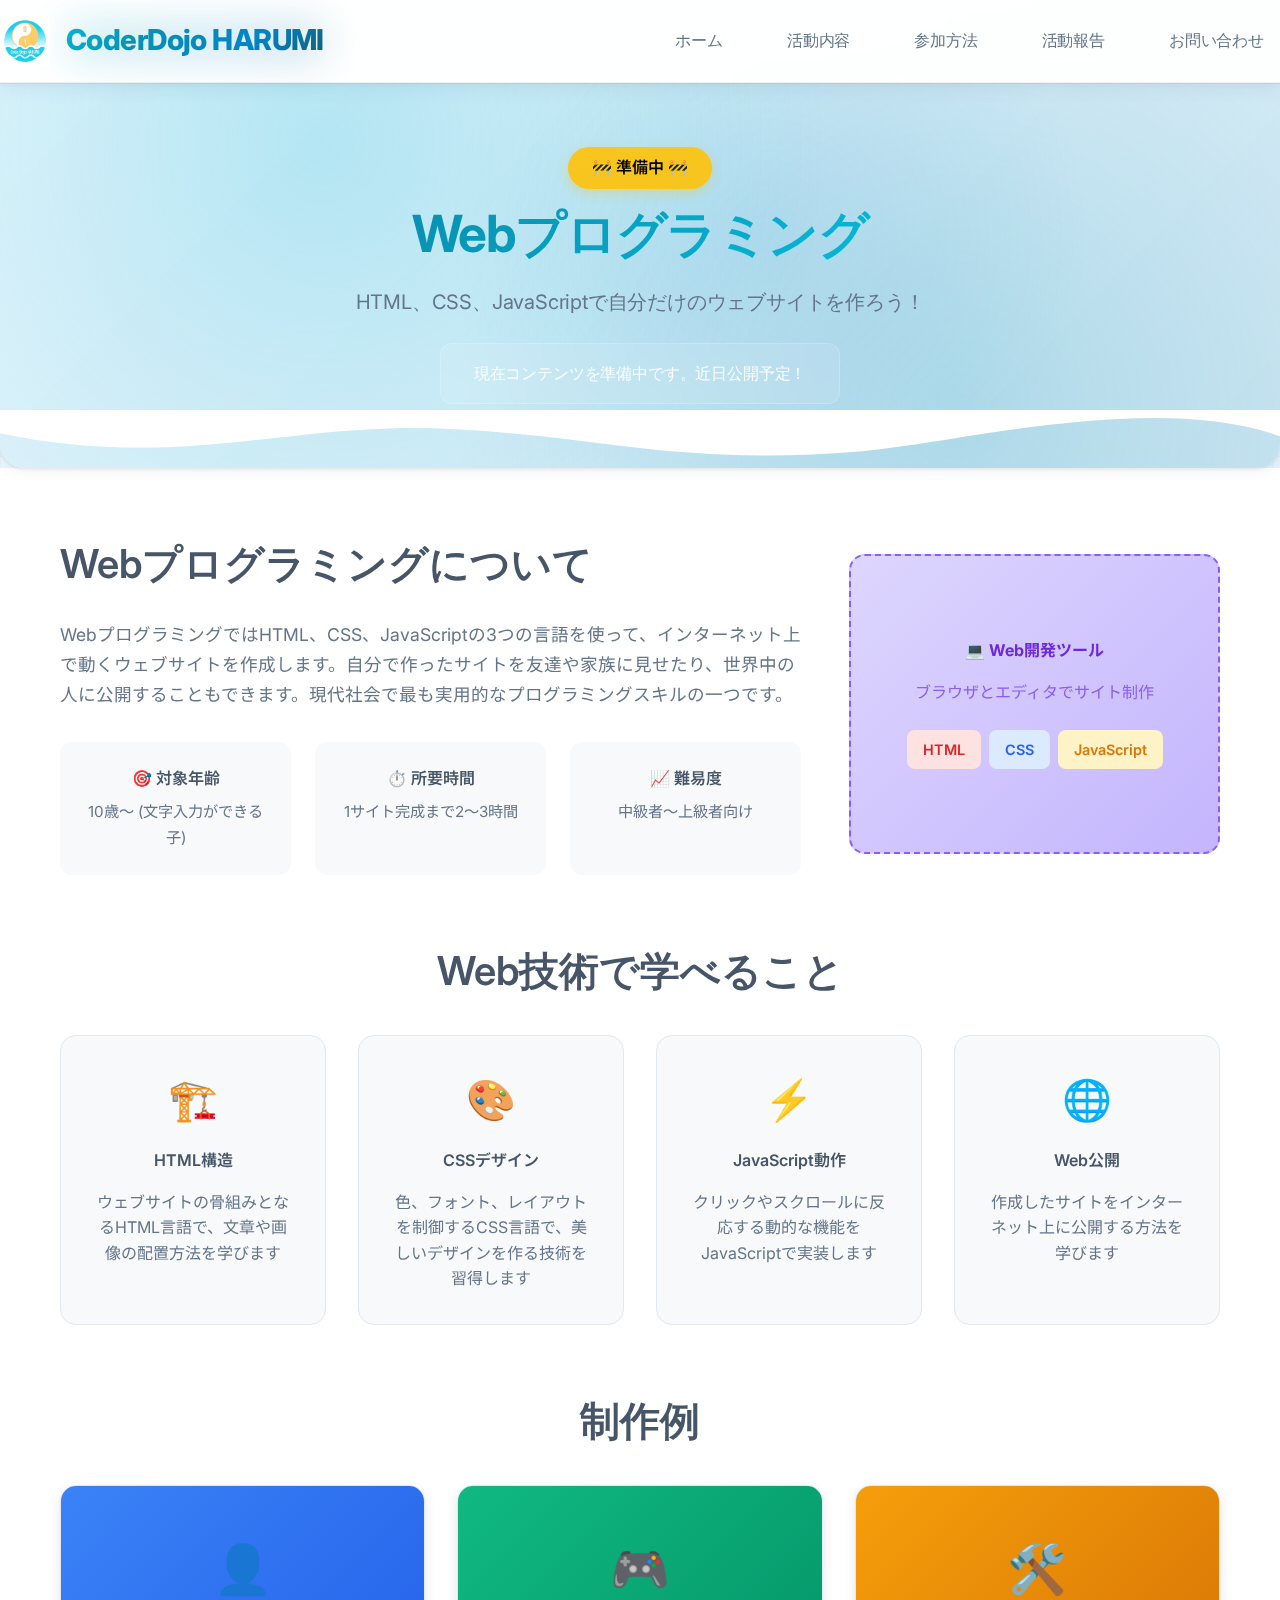
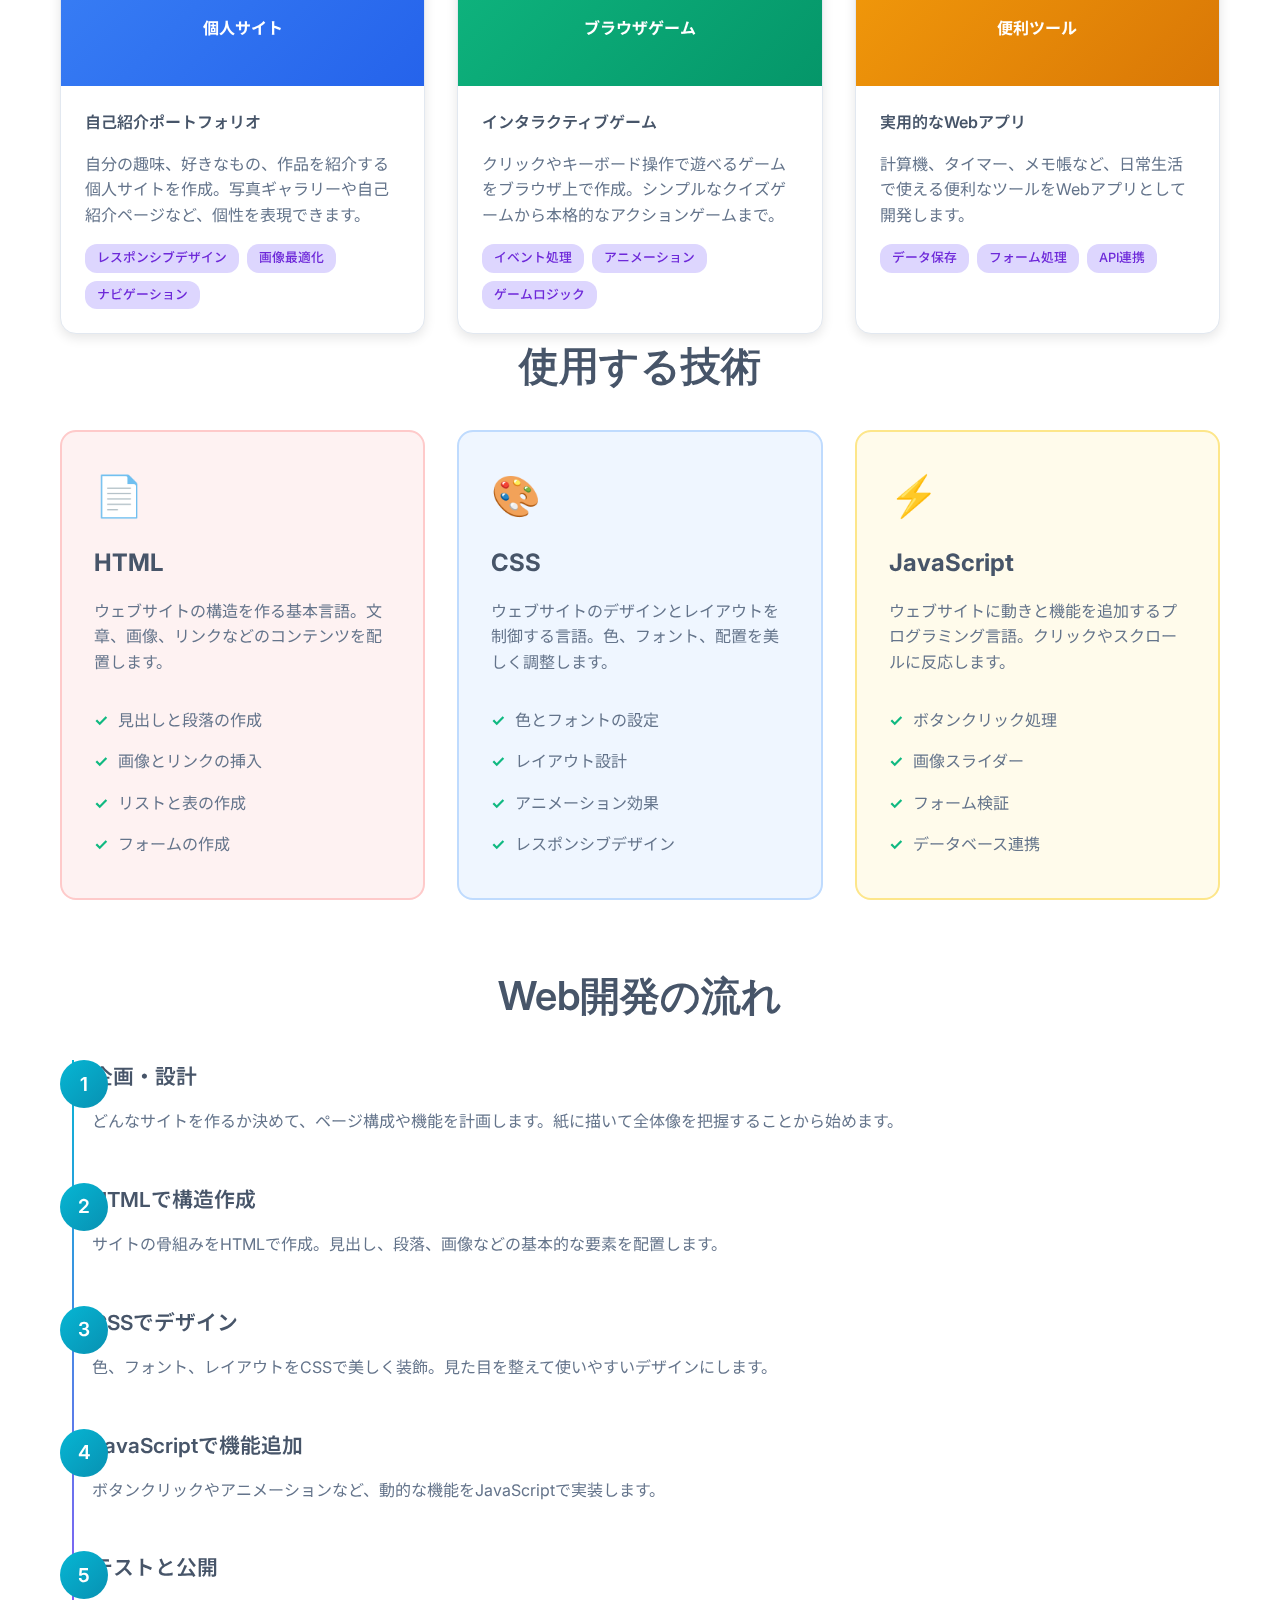
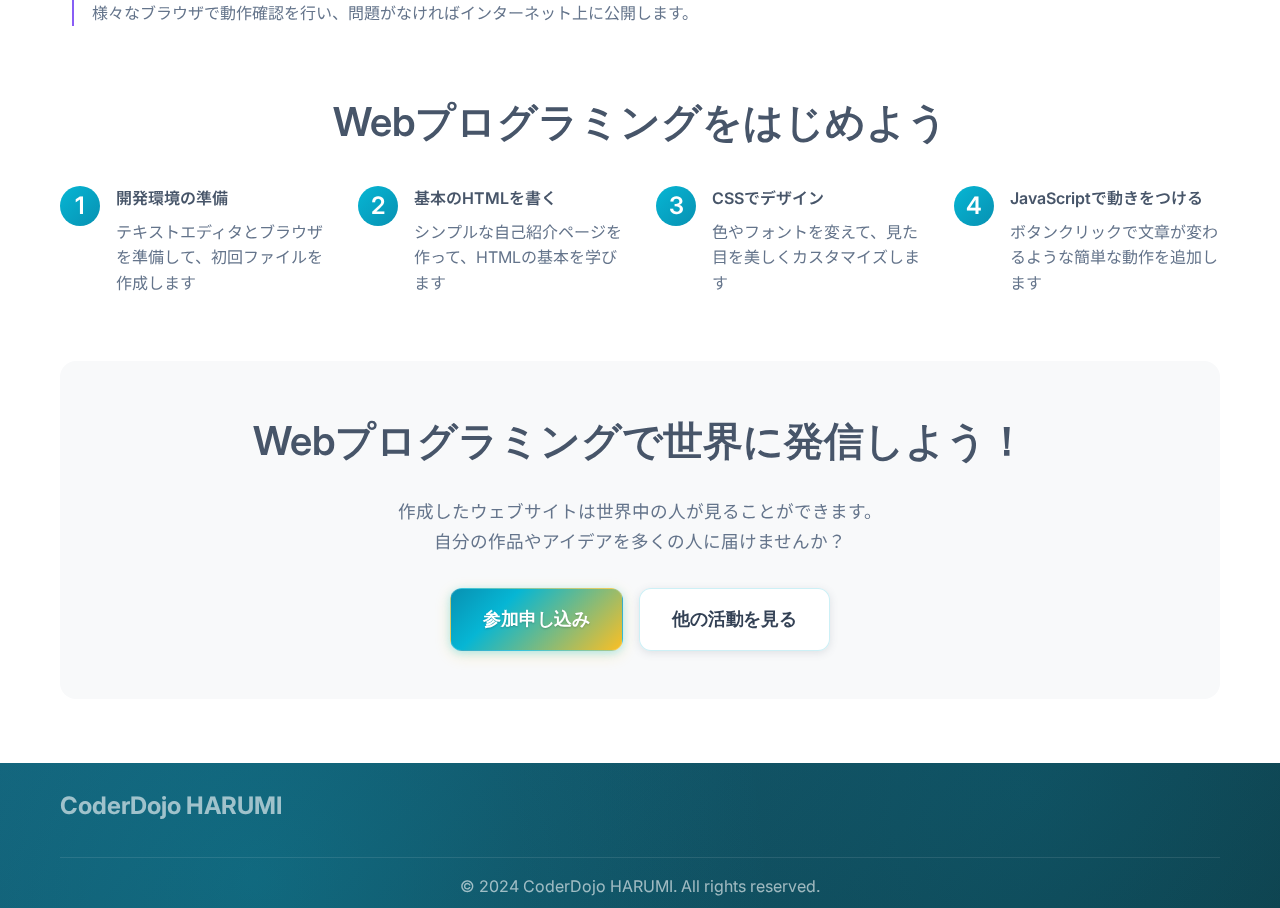
<file: web-programming.html>
<!DOCTYPE html>
<html lang="ja">
<head>
    <meta charset="UTF-8">
    <meta name="viewport" content="width=device-width, initial-scale=1.0">
    <title>Webプログラミング - CoderDojo HARUMI</title>
    <link rel="icon" type="image/png" href="log.png">
    <link rel="shortcut icon" type="image/png" href="log.png">
    <link rel="apple-touch-icon" href="log.png">
    <link rel="stylesheet" href="styles/main.css?v=20250122">
    <link href="https://fonts.googleapis.com/css2?family=Inter:wght@300;400;500;600;700;800&family=Noto+Sans+JP:wght@300;400;700&display=swap" rel="stylesheet">
</head>
<body>
    <header class="header">
        <nav class="nav">
            <a href="index.html" class="nav-brand">
                <img src="log.png" alt="CoderDojo HARUMI" class="logo">
                <h1>CoderDojo HARUMI</h1>
            </a>
            <button class="menu-toggle" aria-label="メニューを開く">
                <span></span>
                <span></span>
                <span></span>
            </button>
            <ul class="nav-menu">
                <li><a href="index.html">ホーム</a></li>
                <li><a href="activities.html">活動内容</a></li>
                <li><a href="join.html">参加方法</a></li>
                <li><a href="blog.html">活動報告</a></li>
                <li><a href="contact.html">お問い合わせ</a></li>
            </ul>
        </nav>
    </header>

    <main class="main">
        <section class="page-hero">
            <div class="container">
                <div class="coming-soon-badge">🚧 準備中 🚧</div>
                <h2>Webプログラミング</h2>
                <p>HTML、CSS、JavaScriptで自分だけのウェブサイトを作ろう！</p>
                <div class="preparation-notice">
                    <p>現在コンテンツを準備中です。近日公開予定！</p>
                </div>
            </div>
        </section>

        <section class="activity-detail">
            <div class="container">
                <div class="activity-overview">
                    <div class="overview-content">
                        <h3>Webプログラミングについて</h3>
                        <p>WebプログラミングではHTML、CSS、JavaScriptの3つの言語を使って、インターネット上で動くウェブサイトを作成します。自分で作ったサイトを友達や家族に見せたり、世界中の人に公開することもできます。現代社会で最も実用的なプログラミングスキルの一つです。</p>
                        
                        <div class="activity-features">
                            <div class="feature-item">
                                <h4>🎯 対象年齢</h4>
                                <p>10歳〜 (文字入力ができる子)</p>
                            </div>
                            <div class="feature-item">
                                <h4>⏱️ 所要時間</h4>
                                <p>1サイト完成まで2〜3時間</p>
                            </div>
                            <div class="feature-item">
                                <h4>📈 難易度</h4>
                                <p>中級者〜上級者向け</p>
                            </div>
                        </div>
                    </div>
                    
                    <div class="overview-image">
                        <div class="image-placeholder web-style">
                            <div class="placeholder-content">
                                <h4>💻 Web開発ツール</h4>
                                <p>ブラウザとエディタでサイト制作</p>
                                <div class="web-technologies">
                                    <div class="web-tech html">HTML</div>
                                    <div class="web-tech css">CSS</div>
                                    <div class="web-tech js">JavaScript</div>
                                </div>
                            </div>
                        </div>
                    </div>
                </div>

                <div class="learning-content">
                    <h3>Web技術で学べること</h3>
                    <div class="learning-grid">
                        <div class="learning-card">
                            <div class="learning-icon">🏗️</div>
                            <h4>HTML構造</h4>
                            <p>ウェブサイトの骨組みとなるHTML言語で、文章や画像の配置方法を学びます</p>
                        </div>
                        <div class="learning-card">
                            <div class="learning-icon">🎨</div>
                            <h4>CSSデザイン</h4>
                            <p>色、フォント、レイアウトを制御するCSS言語で、美しいデザインを作る技術を習得します</p>
                        </div>
                        <div class="learning-card">
                            <div class="learning-icon">⚡</div>
                            <h4>JavaScript動作</h4>
                            <p>クリックやスクロールに反応する動的な機能をJavaScriptで実装します</p>
                        </div>
                        <div class="learning-card">
                            <div class="learning-icon">🌐</div>
                            <h4>Web公開</h4>
                            <p>作成したサイトをインターネット上に公開する方法を学びます</p>
                        </div>
                    </div>
                </div>

                <div name="project-examples">
                    <h3>制作例</h3>
                    <div class="examples-grid">
                        <div class="example-card">
                            <div class="example-image web-portfolio">
                                <div class="example-placeholder">
                                    <div class="example-icon">👤</div>
                                    <h4>個人サイト</h4>
                                </div>
                            </div>
                            <div class="example-content">
                                <h4>自己紹介ポートフォリオ</h4>
                                <p>自分の趣味、好きなもの、作品を紹介する個人サイトを作成。写真ギャラリーや自己紹介ページなど、個性を表現できます。</p>
                                <div class="example-skills">
                                    <span class="skill-tag">レスポンシブデザイン</span>
                                    <span class="skill-tag">画像最適化</span>
                                    <span class="skill-tag">ナビゲーション</span>
                                </div>
                            </div>
                        </div>
                        
                        <div class="example-card">
                            <div class="example-image web-game">
                                <div class="example-placeholder">
                                    <div class="example-icon">🎮</div>
                                    <h4>ブラウザゲーム</h4>
                                </div>
                            </div>
                            <div class="example-content">
                                <h4>インタラクティブゲーム</h4>
                                <p>クリックやキーボード操作で遊べるゲームをブラウザ上で作成。シンプルなクイズゲームから本格的なアクションゲームまで。</p>
                                <div class="example-skills">
                                    <span class="skill-tag">イベント処理</span>
                                    <span class="skill-tag">アニメーション</span>
                                    <span class="skill-tag">ゲームロジック</span>
                                </div>
                            </div>
                        </div>
                        
                        <div class="example-card">
                            <div class="example-image web-tool">
                                <div class="example-placeholder">
                                    <div class="example-icon">🛠️</div>
                                    <h4>便利ツール</h4>
                                </div>
                            </div>
                            <div class="example-content">
                                <h4>実用的なWebアプリ</h4>
                                <p>計算機、タイマー、メモ帳など、日常生活で使える便利なツールをWebアプリとして開発します。</p>
                                <div class="example-skills">
                                    <span class="skill-tag">データ保存</span>
                                    <span class="skill-tag">フォーム処理</span>
                                    <span class="skill-tag">API連携</span>
                                </div>
                            </div>
                        </div>
                    </div>
                </div>

                <div class="technology-stack">
                    <h3>使用する技術</h3>
                    <div class="tech-grid">
                        <div class="tech-card html-card">
                            <div class="tech-icon">📄</div>
                            <h4>HTML</h4>
                            <p>ウェブサイトの構造を作る基本言語。文章、画像、リンクなどのコンテンツを配置します。</p>
                            <ul class="tech-features">
                                <li>見出しと段落の作成</li>
                                <li>画像とリンクの挿入</li>
                                <li>リストと表の作成</li>
                                <li>フォームの作成</li>
                            </ul>
                        </div>
                        
                        <div class="tech-card css-card">
                            <div class="tech-icon">🎨</div>
                            <h4>CSS</h4>
                            <p>ウェブサイトのデザインとレイアウトを制御する言語。色、フォント、配置を美しく調整します。</p>
                            <ul class="tech-features">
                                <li>色とフォントの設定</li>
                                <li>レイアウト設計</li>
                                <li>アニメーション効果</li>
                                <li>レスポンシブデザイン</li>
                            </ul>
                        </div>
                        
                        <div class="tech-card js-card">
                            <div class="tech-icon">⚡</div>
                            <h4>JavaScript</h4>
                            <p>ウェブサイトに動きと機能を追加するプログラミング言語。クリックやスクロールに反応します。</p>
                            <ul class="tech-features">
                                <li>ボタンクリック処理</li>
                                <li>画像スライダー</li>
                                <li>フォーム検証</li>
                                <li>データベース連携</li>
                            </ul>
                        </div>
                    </div>
                </div>

                <div class="development-process">
                    <h3>Web開発の流れ</h3>
                    <div class="process-timeline">
                        <div class="timeline-item">
                            <div class="timeline-marker">1</div>
                            <div class="timeline-content">
                                <h4>企画・設計</h4>
                                <p>どんなサイトを作るか決めて、ページ構成や機能を計画します。紙に描いて全体像を把握することから始めます。</p>
                            </div>
                        </div>
                        
                        <div class="timeline-item">
                            <div class="timeline-marker">2</div>
                            <div class="timeline-content">
                                <h4>HTMLで構造作成</h4>
                                <p>サイトの骨組みをHTMLで作成。見出し、段落、画像などの基本的な要素を配置します。</p>
                            </div>
                        </div>
                        
                        <div class="timeline-item">
                            <div class="timeline-marker">3</div>
                            <div class="timeline-content">
                                <h4>CSSでデザイン</h4>
                                <p>色、フォント、レイアウトをCSSで美しく装飾。見た目を整えて使いやすいデザインにします。</p>
                            </div>
                        </div>
                        
                        <div class="timeline-item">
                            <div class="timeline-marker">4</div>
                            <div class="timeline-content">
                                <h4>JavaScriptで機能追加</h4>
                                <p>ボタンクリックやアニメーションなど、動的な機能をJavaScriptで実装します。</p>
                            </div>
                        </div>
                        
                        <div class="timeline-item">
                            <div class="timeline-marker">5</div>
                            <div class="timeline-content">
                                <h4>テストと公開</h4>
                                <p>様々なブラウザで動作確認を行い、問題がなければインターネット上に公開します。</p>
                            </div>
                        </div>
                    </div>
                </div>

                <div class="getting-started">
                    <h3>Webプログラミングをはじめよう</h3>
                    <div class="steps-container">
                        <div class="step-item">
                            <div class="step-number">1</div>
                            <div class="step-content">
                                <h4>開発環境の準備</h4>
                                <p>テキストエディタとブラウザを準備して、初回ファイルを作成します</p>
                            </div>
                        </div>
                        <div class="step-item">
                            <div class="step-number">2</div>
                            <div class="step-content">
                                <h4>基本のHTMLを書く</h4>
                                <p>シンプルな自己紹介ページを作って、HTMLの基本を学びます</p>
                            </div>
                        </div>
                        <div class="step-item">
                            <div class="step-number">3</div>
                            <div class="step-content">
                                <h4>CSSでデザイン</h4>
                                <p>色やフォントを変えて、見た目を美しくカスタマイズします</p>
                            </div>
                        </div>
                        <div class="step-item">
                            <div class="step-number">4</div>
                            <div class="step-content">
                                <h4>JavaScriptで動きをつける</h4>
                                <p>ボタンクリックで文章が変わるような簡単な動作を追加します</p>
                            </div>
                        </div>
                    </div>
                </div>

                <div class="participation-cta">
                    <h3>Webプログラミングで世界に発信しよう！</h3>
                    <p>作成したウェブサイトは世界中の人が見ることができます。<br>
                    自分の作品やアイデアを多くの人に届けませんか？</p>
                    <div class="cta-buttons">
                        <a href="https://coderdojo-harumi.connpass.com/" class="btn btn-primary" target="_blank" rel="noopener noreferrer">参加申し込み</a>
                        <a href="activities.html" class="btn btn-secondary">他の活動を見る</a>
                    </div>
                </div>
            </div>
        </section>
    </main>

    <footer class="footer">
        <div class="container">
            <div class="footer-content">
                <div class="footer-info">
                    <h4>CoderDojo HARUMI</h4>
                </div>
            </div>
            <div class="footer-bottom">
                <p>&copy; 2024 CoderDojo HARUMI. All rights reserved.</p>
            </div>
        </div>
    </footer>

    <style>
        .page-hero {
            background: 
                radial-gradient(circle at 25% 15%, rgba(6, 182, 212, 0.20) 0%, transparent 50%),
                radial-gradient(circle at 75% 85%, rgba(8, 145, 178, 0.18) 0%, transparent 50%),
                radial-gradient(circle at 60% 40%, rgba(2, 132, 199, 0.12) 0%, transparent 40%),
                linear-gradient(135deg, rgba(6, 182, 212, 0.05) 0%, rgba(21, 94, 117, 0.08) 100%),
                linear-gradient(135deg, #f0f9ff 0%, #e0f2fe 100%);
            color: #334155;
            padding: 4rem 0;
            text-align: center;
            position: relative;
        }

        .page-hero::after {
            content: '';
            position: absolute;
            bottom: -2px;
            left: 0;
            right: 0;
            height: 60px;
            background: url("data:image/svg+xml,%3Csvg xmlns='http://www.w3.org/2000/svg' viewBox='0 0 1200 120' preserveAspectRatio='none'%3E%3Cpath d='M0,0V46.29c47.79,22.2,103.59,32.17,158,28,70.36-5.37,136.33-33.31,206.8-37.5C438.64,32.43,512.34,53.67,583,72.05c69.27,18,138.3,24.88,209.4,13.08,36.15-6,69.85-17.84,104.45-29.34C989.49,25,1113-14.29,1200,52.47V0Z' fill='%23ffffff' opacity='1'%3E%3C/path%3E%3C/svg%3E") no-repeat center bottom;
            background-size: cover;
        }

        .page-hero h2 {
            font-size: 3.2rem;
            font-weight: 700;
            margin-bottom: 1.5rem;
            line-height: 1.1;
            font-family: 'Inter', sans-serif;
            letter-spacing: -0.03em;
            background: linear-gradient(135deg, #0369a1 0%, #0891b2 30%, #06b6d4 70%, #155e75 100%);
            -webkit-background-clip: text;
            -webkit-text-fill-color: transparent;
            background-clip: text;
        }

        .page-hero p {
            font-size: 1.25rem;
            color: #64748b;
            font-weight: 400;
            line-height: 1.7;
            font-family: 'Inter', sans-serif;
            letter-spacing: -0.01em;
        }

        .coming-soon-badge {
            background: rgba(255, 193, 7, 0.9);
            color: #000;
            padding: 0.5rem 1.5rem;
            border-radius: 25px;
            font-weight: 600;
            font-size: 1rem;
            display: inline-block;
            margin-bottom: 1rem;
            box-shadow: 0 4px 12px rgba(255, 193, 7, 0.3);
            animation: pulse 2s infinite;
        }

        .preparation-notice {
            background: rgba(255, 255, 255, 0.1);
            backdrop-filter: blur(10px);
            border: 1px solid rgba(255, 255, 255, 0.2);
            border-radius: 12px;
            padding: 1rem;
            margin-top: 1.5rem;
            max-width: 400px;
            margin-left: auto;
            margin-right: auto;
        }

        .preparation-notice p {
            margin: 0;
            font-size: 1rem;
            color: rgba(255, 255, 255, 0.9);
        }

        @keyframes pulse {
            0%, 100% { transform: scale(1); }
            50% { transform: scale(1.05); }
        }

        .activity-detail {
            background: white;
            padding: 4rem 0;
        }

        .activity-detail h3 {
            font-size: 2.5rem;
            margin-bottom: 2rem;
            color: #475569;
            font-weight: 600;
            font-family: 'Inter', sans-serif;
            text-align: center;
        }

        .activity-overview {
            display: grid;
            grid-template-columns: 2fr 1fr;
            gap: 3rem;
            margin-bottom: 4rem;
        }

        .overview-content h3 {
            text-align: left;
            margin-bottom: 1.5rem;
        }

        .overview-content p {
            color: #64748b;
            line-height: 1.7;
            font-size: 1.1rem;
            margin-bottom: 2rem;
        }

        .activity-features {
            display: grid;
            grid-template-columns: repeat(3, 1fr);
            gap: 1.5rem;
        }

        .feature-item {
            background: #f8f9fa;
            padding: 1.5rem;
            border-radius: 12px;
            text-align: center;
        }

        .feature-item h4 {
            color: #475569;
            margin-bottom: 0.5rem;
            font-weight: 600;
        }

        .feature-item p {
            color: #64748b;
            margin: 0;
            font-size: 0.95rem;
        }

        .overview-image {
            display: flex;
            justify-content: center;
            align-items: center;
        }

        .image-placeholder.web-style {
            background: linear-gradient(135deg, #ddd6fe 0%, #c4b5fd 100%);
            border: 2px dashed #8b5cf6;
        }

        .image-placeholder {
            border-radius: 16px;
            padding: 2rem;
            text-align: center;
            width: 100%;
            min-height: 300px;
            display: flex;
            flex-direction: column;
            justify-content: center;
        }

        .web-style .placeholder-content h4 {
            color: #6d28d9;
            margin-bottom: 1rem;
        }

        .web-style .placeholder-content p {
            color: #8b5cf6;
            margin-bottom: 1.5rem;
        }

        .web-technologies {
            display: flex;
            justify-content: center;
            gap: 0.5rem;
            flex-wrap: wrap;
        }

        .web-tech {
            padding: 0.5rem 1rem;
            border-radius: 8px;
            font-weight: 600;
            font-size: 0.9rem;
        }

        .html { background: #fee2e2; color: #dc2626; }
        .css { background: #dbeafe; color: #2563eb; }
        .js { background: #fef3c7; color: #d97706; }

        .learning-content {
            margin-bottom: 4rem;
        }

        .learning-grid {
            display: grid;
            grid-template-columns: repeat(auto-fit, minmax(250px, 1fr));
            gap: 2rem;
        }

        .learning-card {
            background: #f8f9fa;
            padding: 2rem;
            border-radius: 16px;
            text-align: center;
            border: 1px solid #e2e8f0;
        }

        .learning-icon {
            font-size: 2.5rem;
            margin-bottom: 1rem;
        }

        .learning-card h4 {
            color: #475569;
            margin-bottom: 1rem;
            font-weight: 600;
        }

        .learning-card p {
            color: #64748b;
            line-height: 1.6;
            margin: 0;
        }

        .examples-grid {
            display: grid;
            grid-template-columns: repeat(auto-fit, minmax(350px, 1fr));
            gap: 2rem;
        }

        .example-card {
            background: white;
            border-radius: 16px;
            overflow: hidden;
            box-shadow: 0 4px 12px rgba(0, 0, 0, 0.1);
            border: 1px solid #e2e8f0;
        }

        .example-image {
            height: 200px;
            display: flex;
            align-items: center;
            justify-content: center;
        }

        .web-portfolio { background: linear-gradient(135deg, #3b82f6 0%, #2563eb 100%); }
        .web-game { background: linear-gradient(135deg, #10b981 0%, #059669 100%); }
        .web-tool { background: linear-gradient(135deg, #f59e0b 0%, #d97706 100%); }

        .example-placeholder {
            text-align: center;
            color: white;
        }

        .example-icon {
            font-size: 3rem;
            margin-bottom: 0.5rem;
        }

        .example-placeholder h4 {
            color: white;
            margin: 0;
        }

        .example-content {
            padding: 1.5rem;
        }

        .example-content h4 {
            color: #475569;
            margin-bottom: 1rem;
            font-weight: 600;
        }

        .example-content p {
            color: #64748b;
            line-height: 1.6;
            margin-bottom: 1rem;
        }

        .example-skills {
            display: flex;
            gap: 0.5rem;
            flex-wrap: wrap;
        }

        .skill-tag {
            background: #ddd6fe;
            color: #6d28d9;
            padding: 0.25rem 0.75rem;
            border-radius: 12px;
            font-size: 0.8rem;
            font-weight: 500;
        }

        .technology-stack {
            margin-bottom: 4rem;
        }

        .tech-grid {
            display: grid;
            grid-template-columns: repeat(auto-fit, minmax(300px, 1fr));
            gap: 2rem;
        }

        .tech-card {
            padding: 2rem;
            border-radius: 16px;
            border: 2px solid;
        }

        .html-card { 
            background: #fef2f2; 
            border-color: #fecaca;
        }

        .css-card { 
            background: #eff6ff; 
            border-color: #bfdbfe;
        }

        .js-card { 
            background: #fffbeb; 
            border-color: #fde68a;
        }

        .tech-icon {
            font-size: 2.5rem;
            margin-bottom: 1rem;
        }

        .tech-card h4 {
            color: #475569;
            margin-bottom: 1rem;
            font-weight: 700;
            font-size: 1.5rem;
        }

        .tech-card p {
            color: #64748b;
            margin-bottom: 1.5rem;
            line-height: 1.6;
        }

        .tech-features {
            list-style: none;
            padding: 0;
        }

        .tech-features li {
            padding: 0.5rem 0;
            color: #64748b;
            position: relative;
            padding-left: 1.5rem;
        }

        .tech-features li::before {
            content: '✓';
            position: absolute;
            left: 0;
            color: #10b981;
            font-weight: bold;
        }

        .development-process {
            margin-bottom: 4rem;
        }

        .process-timeline {
            position: relative;
            padding-left: 2rem;
        }

        .process-timeline::before {
            content: '';
            position: absolute;
            left: 0.75rem;
            top: 0;
            bottom: 0;
            width: 2px;
            background: linear-gradient(to bottom, #06b6d4, #8b5cf6);
        }

        .timeline-item {
            position: relative;
            margin-bottom: 3rem;
        }

        .timeline-marker {
            position: absolute;
            left: -2rem;
            top: 0;
            width: 3rem;
            height: 3rem;
            background: linear-gradient(135deg, #06b6d4, #0891b2);
            border-radius: 50%;
            display: flex;
            align-items: center;
            justify-content: center;
            color: white;
            font-weight: 600;
            font-size: 1.2rem;
        }

        .timeline-content h4 {
            color: #475569;
            margin-bottom: 1rem;
            font-weight: 600;
            font-size: 1.3rem;
        }

        .timeline-content p {
            color: #64748b;
            line-height: 1.6;
        }

        .getting-started {
            margin-bottom: 4rem;
        }

        .steps-container {
            display: grid;
            grid-template-columns: repeat(auto-fit, minmax(250px, 1fr));
            gap: 2rem;
        }

        .step-item {
            display: flex;
            gap: 1rem;
            align-items: flex-start;
        }

        .step-number {
            background: linear-gradient(135deg, #06b6d4, #0891b2);
            color: white;
            width: 40px;
            height: 40px;
            border-radius: 50%;
            display: flex;
            align-items: center;
            justify-content: center;
            font-weight: 600;
            flex-shrink: 0;
        }

        .step-content h4 {
            color: #475569;
            margin-bottom: 0.5rem;
            font-weight: 600;
        }

        .step-content p {
            color: #64748b;
            line-height: 1.6;
            margin: 0;
        }

        .participation-cta {
            background: #f8f9fa;
            padding: 3rem;
            border-radius: 16px;
            text-align: center;
        }

        .participation-cta h3 {
            color: #475569;
            margin-bottom: 1.5rem;
        }

        .participation-cta p {
            color: #64748b;
            line-height: 1.7;
            margin-bottom: 2rem;
            font-size: 1.1rem;
        }

        .cta-buttons {
            display: flex;
            gap: 1rem;
            justify-content: center;
            flex-wrap: wrap;
        }

        @media (max-width: 768px) {
            .activity-overview {
                grid-template-columns: 1fr;
                gap: 2rem;
            }
            
            .activity-features {
                grid-template-columns: 1fr;
            }
            
            .examples-grid,
            .tech-grid {
                grid-template-columns: 1fr;
            }
            
            .steps-container {
                grid-template-columns: 1fr;
            }
            
            .cta-buttons {
                flex-direction: column;
                align-items: center;
            }
            
            .web-technologies {
                flex-direction: column;
            }
            
            .process-timeline {
                padding-left: 1rem;
            }
            
            .timeline-marker {
                left: -1.5rem;
                width: 2.5rem;
                height: 2.5rem;
                font-size: 1rem;
            }
        }
    </style>

    <script>
        // Mobile menu toggle
        const menuToggle = document.querySelector('.menu-toggle');
        const navMenu = document.querySelector('.nav-menu');

        menuToggle.addEventListener('click', function() {
            this.classList.toggle('active');
            navMenu.classList.toggle('active');
            
            // Update aria-label for accessibility
            const isActive = this.classList.contains('active');
            this.setAttribute('aria-label', isActive ? 'メニューを閉じる' : 'メニューを開く');
        });

        // Close menu when clicking on a link
        document.querySelectorAll('.nav-menu a').forEach(link => {
            link.addEventListener('click', () => {
                menuToggle.classList.remove('active');
                navMenu.classList.remove('active');
                menuToggle.setAttribute('aria-label', 'メニューを開く');
            });
        });

        // Close menu when clicking outside
        document.addEventListener('click', function(event) {
            if (!event.target.closest('.nav')) {
                menuToggle.classList.remove('active');
                navMenu.classList.remove('active');
                menuToggle.setAttribute('aria-label', 'メニューを開く');
            }
        });
    </script>
</body>
</html>
</file>
<file: styles/main.css>
/* Reset and Base Styles */
* {
    margin: 0;
    padding: 0;
    box-sizing: border-box;
}

body {
    font-family: 'Inter', 'SF Pro Display', 'Noto Sans JP', sans-serif;
    line-height: 1.6;
    color: #334155;
    background: 
        radial-gradient(circle at 20% 80%, rgba(6, 182, 212, 0.08) 0%, transparent 50%),
        radial-gradient(circle at 80% 20%, rgba(8, 145, 178, 0.06) 0%, transparent 50%),
        linear-gradient(135deg, #f0f9ff 0%, #e0f2fe 100%);
    min-height: 100vh;
    position: relative;
    overflow-x: hidden;
}

body::before {
    content: '';
    position: fixed;
    top: 0;
    left: 0;
    right: 0;
    bottom: 0;
    background-image: 
        linear-gradient(rgba(71, 85, 105, 0.03) 1px, transparent 1px),
        linear-gradient(90deg, rgba(71, 85, 105, 0.03) 1px, transparent 1px);
    background-size: 24px 24px;
    pointer-events: none;
    z-index: -1;
}


.container {
    max-width: 1200px;
    margin: 0 auto;
    padding: 0 20px;
}

/* Full-width container for specific sections */
.container--full-width {
    max-width: none;
    margin: 0;
    padding: 0 2rem;
}

/* Header - 全ページでの統一 */
.header .nav-brand h1 {
    font-size: 1.8rem !important;
    min-height: 2.2rem;
    line-height: 1.2;
}

/* Header */
.header {
    background: rgba(255, 255, 255, 0.95);
    backdrop-filter: blur(20px) saturate(180%);
    box-shadow: 
        0 0 0 1px rgba(71, 85, 105, 0.08),
        0 2px 4px rgba(71, 85, 105, 0.04),
        0 8px 16px rgba(71, 85, 105, 0.06);
    position: sticky;
    top: 0;
    z-index: 100;
    border-bottom: 1px solid rgba(71, 85, 105, 0.08);
}

.nav {
    display: flex;
    justify-content: space-between;
    align-items: center;
    padding: 1rem 0;
}

.nav-brand {
    display: flex;
    align-items: center;
    gap: 1rem;
    text-decoration: none !important;
}

a.nav-brand:hover {
    text-decoration: none !important;
}

.logo {
    height: 50px;
    width: 50px;
    object-fit: contain;
    background: transparent;
}

.nav-brand h1 {
    color: #4f46e5;
    font-size: 1.8rem !important;
    font-weight: 800;
    background: linear-gradient(135deg, #06b6d4 0%, #0891b2 30%, #0284c7 70%, #155e75 100%);
    -webkit-background-clip: text;
    -webkit-text-fill-color: transparent;
    background-clip: text;
    letter-spacing: -0.02em;
    font-family: 'Inter', sans-serif;
    position: relative;
}

.nav-brand h1::after {
    content: '';
    position: absolute;
    top: 0;
    left: 0;
    right: 0;
    bottom: 0;
    background: linear-gradient(135deg, #06b6d4 0%, #0891b2 30%, #0284c7 70%, #155e75 100%);
    opacity: 0.2;
    transition: opacity 0.3s ease;
    z-index: -1;
    border-radius: 8px;
    filter: blur(20px);
}

.nav-brand:hover h1::after {
    opacity: 0.4;
}

.nav-menu {
    display: flex;
    list-style: none;
    gap: 2rem;
}

.nav-menu a {
    text-decoration: none;
    color: #64748b;
    font-weight: 500;
    transition: all 0.3s cubic-bezier(0.4, 0, 0.2, 1);
    position: relative;
    font-family: 'Inter', sans-serif;
    letter-spacing: -0.01em;
    padding: 0.5rem 1rem;
    border-radius: 8px;
}

.nav-menu a:hover {
    color: #06b6d4;
    background: rgba(6, 182, 212, 0.05);
    transform: translateY(-1px);
}

.nav-menu a::after {
    content: '';
    position: absolute;
    width: 0;
    height: 2px;
    bottom: 2px;
    left: 50%;
    transform: translateX(-50%);
    background: linear-gradient(90deg, #06b6d4, #0891b2, #0284c7);
    transition: width 0.3s cubic-bezier(0.4, 0, 0.2, 1);
    border-radius: 1px;
}

.nav-menu a:hover::after {
    width: 100%;
}

/* Mobile menu toggle */
.menu-toggle {
    display: none;
    background: none;
    border: none;
    cursor: pointer;
    padding: 0.5rem;
    color: #64748b;
    transition: color 0.3s ease;
}

.menu-toggle:hover {
    color: #06b6d4;
}

.menu-toggle span {
    display: block;
    width: 25px;
    height: 3px;
    background: currentColor;
    margin: 5px 0;
    transition: all 0.3s ease;
    transform-origin: center;
}

.menu-toggle.active span:nth-child(1) {
    transform: rotate(45deg) translate(7px, 7px);
}

.menu-toggle.active span:nth-child(2) {
    opacity: 0;
}

.menu-toggle.active span:nth-child(3) {
    transform: rotate(-45deg) translate(7px, -7px);
}

/* Hero Section - Home Page */
.hero {
    background: 
        radial-gradient(circle at 25% 15%, rgba(6, 182, 212, 0.20) 0%, transparent 50%),
        radial-gradient(circle at 75% 85%, rgba(8, 145, 178, 0.18) 0%, transparent 50%),
        radial-gradient(circle at 60% 40%, rgba(2, 132, 199, 0.12) 0%, transparent 40%),
        linear-gradient(135deg, rgba(6, 182, 212, 0.05) 0%, rgba(21, 94, 117, 0.08) 100%),
        linear-gradient(135deg, #f0f9ff 0%, #e0f2fe 100%);
    color: #334155;
    padding: 2rem 0;
    min-height: 35vh;
    position: relative;
    border-radius: 0 0 24px 24px;
    box-shadow: 
        0 1px 3px rgba(71, 85, 105, 0.12),
        0 4px 12px rgba(71, 85, 105, 0.08);
}

.hero::before {
    content: '';
    position: absolute;
    top: 0;
    left: 0;
    right: 0;
    bottom: 0;
    background: none;
    pointer-events: none;
    border-radius: inherit;
}

.hero::after {
    content: '';
    position: absolute;
    bottom: -2px;
    left: 0;
    right: 0;
    height: 60px;
    background: url("data:image/svg+xml,%3Csvg xmlns='http://www.w3.org/2000/svg' viewBox='0 0 1200 120' preserveAspectRatio='none'%3E%3Cdefs%3E%3ClinearGradient id='waveGradient' x1='0%25' y1='0%25' x2='100%25' y2='100%25'%3E%3Cstop offset='0%25' stop-color='%2306b6d4' stop-opacity='0.15'/%3E%3Cstop offset='50%25' stop-color='%230891b2' stop-opacity='0.2'/%3E%3Cstop offset='100%25' stop-color='%23155e75' stop-opacity='0.25'/%3E%3C/linearGradient%3E%3C/defs%3E%3Cpath d='M0,0V46.29c47.79,22.2,103.59,32.17,158,28,70.36-5.37,136.33-33.31,206.8-37.5C438.64,32.43,512.34,53.67,583,72.05c69.27,18,138.3,24.88,209.4,13.08,36.15-6,69.85-17.84,104.45-29.34C989.49,25,1113-14.29,1200,52.47V0Z' fill='url(%23waveGradient)'%3E%3C/path%3E%3C/svg%3E") no-repeat center bottom;
    background-size: cover;
}

.hero-wrapper {
    display: flex;
    align-items: center;
    justify-content: space-between;
    min-height: 35vh;
}

.hero-content {
    flex: 1;
    max-width: 600px;
    position: relative;
    z-index: 2;
}

.hero-content h2 {
    font-size: 3.2rem;
    font-weight: 700;
    margin-bottom: 1.5rem;
    line-height: 1.15;
    font-family: 'Inter', sans-serif;
    letter-spacing: -0.025em;
    background: linear-gradient(135deg, #0369a1 0%, #0891b2 30%, #06b6d4 70%, #155e75 100%);
    -webkit-background-clip: text;
    -webkit-text-fill-color: transparent;
    background-clip: text;
}

.hero-content p {
    font-size: 1.25rem;
    margin-bottom: 2rem;
    color: #64748b;
    font-weight: 400;
    line-height: 1.7;
    font-family: 'Inter', sans-serif;
    letter-spacing: -0.01em;
}

.hero-buttons {
    display: flex;
    gap: 1rem;
    flex-wrap: wrap;
}

.btn {
    padding: 1rem 2rem;
    border-radius: 12px;
    text-decoration: none;
    font-weight: 600;
    transition: all 0.3s cubic-bezier(0.4, 0, 0.2, 1);
    display: inline-block;
    text-align: center;
    font-family: 'Inter', sans-serif;
    letter-spacing: -0.01em;
    position: relative;
    overflow: hidden;
    font-size: 1rem;
    border: none;
    cursor: pointer;
}

.btn-primary {
    background: linear-gradient(135deg, #0891b2 0%, #06b6d4 30%, #fbbf24 100%);
    color: white;
    box-shadow: 
        0 2px 8px rgba(0, 212, 255, 0.3),
        0 4px 16px rgba(251, 191, 36, 0.2);
    font-weight: 700;
    text-shadow: 0 1px 2px rgba(0, 0, 0, 0.2);
    border: 1px solid rgba(255, 255, 255, 0.2);
    font-size: 1.1rem;
}

.btn-primary::before {
    content: '';
    position: absolute;
    top: 0;
    left: -100%;
    width: 100%;
    height: 100%;
    background: linear-gradient(90deg, transparent, rgba(255, 255, 255, 0.3), transparent);
    transition: left 0.6s ease;
}

.btn-primary:hover::before {
    left: 100%;
}

.btn-primary:hover {
    background: linear-gradient(135deg, #0369a1 0%, #0891b2 30%, #f59e0b 100%);
    transform: translateY(-2px) scale(1.05);
    box-shadow: 
        0 4px 16px rgba(0, 212, 255, 0.4),
        0 8px 32px rgba(251, 191, 36, 0.3);
}

.btn-secondary {
    background: rgba(255, 255, 255, 0.9);
    color: #334155;
    border: 1px solid rgba(6, 182, 212, 0.2);
    backdrop-filter: blur(20px);
    box-shadow: 
        0 2px 8px rgba(71, 85, 105, 0.15),
        0 1px 0 rgba(255, 255, 255, 0.5) inset;
    font-weight: 600;
    font-size: 1.1rem;
}

.btn-secondary:hover {
    background: rgba(255, 255, 255, 1);
    transform: translateY(-2px) scale(1.05);
    border-color: rgba(0, 212, 255, 0.4);
    box-shadow: 
        0 4px 16px rgba(71, 85, 105, 0.2),
        0 8px 32px rgba(6, 182, 212, 0.15);
    color: #0891b2;
}

/* Hero Visual */
.hero-visual {
    flex: 1;
    display: flex;
    flex-direction: column;
    justify-content: center;
    align-items: center;
    position: relative;
    z-index: 2;
    padding-left: 2rem;
}

.code-terminal {
    position: relative;
    min-height: 300px;
    width: 100%;
    display: flex;
    align-items: flex-start;
    justify-content: center;
    padding: 1rem 2rem 2rem 2rem;
}

.code-block {
    background: rgba(255, 255, 255, 0.8);
    backdrop-filter: blur(10px);
    border: 1px solid rgba(6, 182, 212, 0.2);
    border-radius: 12px;
    padding: 3.5rem 2.5rem 2.5rem 2.5rem;
    font-family: 'SF Mono', 'Monaco', 'Cascadia Code', monospace;
    color: #0891b2;
    box-shadow: 
        0 8px 24px rgba(0, 0, 0, 0.08),
        0 2px 8px rgba(0, 0, 0, 0.06);
    width: 100%;
    max-width: 550px;
    margin: 0 auto;
    opacity: 1;
    font-weight: 400;
    font-size: 1.1rem;
    line-height: 1.6;
    text-align: left;
    position: relative;
    white-space: pre-wrap;
    word-wrap: break-word;
    tab-size: 4;
}


.code-block::before {
    content: '';
    position: absolute;
    top: 16px;
    left: 20px;
    width: 8px;
    height: 8px;
    background: rgba(239, 68, 68, 0.4);
    border-radius: 50%;
    box-shadow: 
        16px 0 0 rgba(245, 158, 11, 0.4),
        32px 0 0 rgba(34, 197, 94, 0.4);
    z-index: 3;
}

.code-block::after {
    content: '';
    position: absolute;
    top: 0;
    left: 0;
    right: 0;
    height: 40px;
    background: linear-gradient(180deg, rgba(240, 240, 240, 0.7) 0%, rgba(255, 255, 255, 0.5) 100%);
    border-radius: 10px 10px 0 0;
    border-bottom: 1px solid rgba(6, 182, 212, 0.2);
}

@keyframes code-pulse {
    0% { 
        box-shadow: 
            0 8px 32px rgba(0, 0, 0, 0.3),
            0 0 20px rgba(6, 182, 212, 0.2),
            inset 0 1px 0 rgba(255, 255, 255, 0.1);
    }
    100% { 
        box-shadow: 
            0 8px 32px rgba(0, 0, 0, 0.3),
            0 0 40px rgba(0, 212, 255, 0.4),
            inset 0 1px 0 rgba(255, 255, 255, 0.1);
    }
}

/* Code syntax highlighting - Brand colors matching site theme */
.code-keyword {
    color: #0ea5e9;
    font-weight: 600;
}

.code-function {
    color: #f59e0b;
    font-weight: 500;
}

.code-method {
    color: #06b6d4;
    font-weight: 500;
}

.code-string {
    color: #10b981;
    font-weight: 400;
}

.code-number {
    color: #ef4444;
    font-weight: 500;
}

.code-boolean {
    color: #8b5cf6;
    font-weight: 500;
}

.code-variable {
    color: #0ea5e9;
    font-weight: 400;
}

.code-comment {
    color: #64748b;
    font-style: italic;
    font-weight: 400;
}

.code-block > * {
    position: relative;
    z-index: 2;
}"}

/* Active code block styling - higher specificity */
.code-terminal .code-block.active {
    opacity: 1 !important;
    transform: translate(-50%, -50%) !important;
    visibility: visible !important;
    display: block !important;
    z-index: 10 !important;
}

/* Typing animation styles */
.code-block .typing-text {
    opacity: 1;
    display: block;
    min-height: 120px;
}


.code-block .cursor {
    display: inline-block;
    background: #06b6d4;
    width: 2px;
    height: 1.2em;
    margin-left: 2px;
    animation: blink 1s infinite;
    border-radius: 1px;
    vertical-align: text-top;
}


@keyframes blink {
    0%, 50% { opacity: 1; }
    51%, 100% { opacity: 0; }
}

/* Code syntax highlighting */
.code-comment { 
    color: #64748b; 
    font-style: italic;
}
.code-keyword { 
    color: #0369a1; 
    font-weight: 600;
}
.code-function { 
    color: #dc6d00; 
    font-weight: 500;
}
.code-method { 
    color: #0284c7; 
    font-weight: 500;
}
.code-string { 
    color: #047857; 
    font-weight: 400;
}
.code-variable { 
    color: #4338ca; 
    font-weight: 400;
}
.code-number { 
    color: #dc6d00; 
    font-weight: 500;
}
.code-boolean { 
    color: #0369a1; 
    font-weight: 500;
}

/* Page Hero Section - Other Pages */
.page-hero {
    background: 
        radial-gradient(circle at 25% 15%, rgba(6, 182, 212, 0.20) 0%, transparent 50%),
        radial-gradient(circle at 75% 85%, rgba(8, 145, 178, 0.18) 0%, transparent 50%),
        radial-gradient(circle at 60% 40%, rgba(2, 132, 199, 0.12) 0%, transparent 40%),
        linear-gradient(135deg, rgba(6, 182, 212, 0.05) 0%, rgba(21, 94, 117, 0.08) 100%),
        linear-gradient(135deg, #f0f9ff 0%, #e0f2fe 100%);
    color: #334155;
    padding: 2rem 0 2.5rem;
    text-align: center;
    position: relative;
    border-radius: 0 0 24px 24px;
    box-shadow: 
        0 1px 3px rgba(71, 85, 105, 0.12),
        0 4px 12px rgba(71, 85, 105, 0.08);
    margin-bottom: 0;
}

.page-hero::after {
    content: '';
    position: absolute;
    bottom: -2px;
    left: 0;
    right: 0;
    height: 60px;
    background: url("data:image/svg+xml,%3Csvg xmlns='http://www.w3.org/2000/svg' viewBox='0 0 1200 120' preserveAspectRatio='none'%3E%3Cdefs%3E%3ClinearGradient id='waveGradient' x1='0%25' y1='0%25' x2='100%25' y2='100%25'%3E%3Cstop offset='0%25' stop-color='%2306b6d4' stop-opacity='0.15'/%3E%3Cstop offset='50%25' stop-color='%230891b2' stop-opacity='0.2'/%3E%3Cstop offset='100%25' stop-color='%23155e75' stop-opacity='0.25'/%3E%3C/linearGradient%3E%3C/defs%3E%3Cpath d='M0,0V46.29c47.79,22.2,103.59,32.17,158,28,70.36-5.37,136.33-33.31,206.8-37.5C438.64,32.43,512.34,53.67,583,72.05c69.27,18,138.3,24.88,209.4,13.08,36.15-6,69.85-17.84,104.45-29.34C989.49,25,1113-14.29,1200,52.47V0Z' fill='url(%23waveGradient)'%3E%3C/path%3E%3C/svg%3E") no-repeat center bottom;
    background-size: cover;
}

.page-hero h2 {
    font-size: 2.4rem;
    font-weight: 600;
    margin-bottom: 1rem;
    line-height: 1.2;
    font-family: 'Inter', sans-serif;
    letter-spacing: -0.02em;
    background: linear-gradient(135deg, #0369a1 0%, #0891b2 30%, #06b6d4 70%, #155e75 100%);
    -webkit-background-clip: text;
    -webkit-text-fill-color: transparent;
    background-clip: text;
}

.page-hero p {
    font-size: 1.25rem;
    color: #64748b;
    font-weight: 400;
    line-height: 1.7;
    font-family: 'Inter', sans-serif;
    letter-spacing: -0.01em;
}

/* Common Sections */
.activities-main,
.simple-join,
.contact-main,
.blog-main,
.blog-subscribe {
    background: white;
    padding: 2.5rem 0 4rem;
}

.activities-main h3,
.simple-join h3,
.contact-main h3,
.blog-main h3 {
    text-align: center;
    font-size: 2.75rem;
    margin-bottom: 3rem;
    color: #475569;
    font-weight: 600;
    font-family: 'Inter', sans-serif;
    letter-spacing: -0.03em;
    position: relative;
}

.activities-main h3::after,
.simple-join h3::after,
.contact-main h3::after,
.blog-main h3::after {
    content: '';
    position: absolute;
    bottom: -10px;
    left: 50%;
    transform: translateX(-50%);
    width: 60px;
    height: 3px;
    background: linear-gradient(90deg, #06b6d4, #0891b2, #0284c7);
    border-radius: 2px;
}

/* Activities Page Styles */
.activities-grid {
    display: grid;
    grid-template-columns: repeat(auto-fit, minmax(350px, 1fr));
    gap: 2rem;
    margin-top: 2rem;
}

.activity-card {
    background: #ffffff;
    padding: 2rem;
    border-radius: 16px;
    box-shadow: 
        0 1px 3px rgba(71, 85, 105, 0.12),
        0 1px 2px rgba(71, 85, 105, 0.24);
    transition: all 0.3s cubic-bezier(0.4, 0, 0.2, 1);
    border: 1px solid rgba(71, 85, 105, 0.08);
    position: relative;
    text-decoration: none;
    display: block;
    color: inherit;
}

.activity-card:visited {
    color: inherit;
}

.activity-card::before {
    content: '';
    position: absolute;
    top: 0;
    left: 0;
    right: 0;
    height: 3px;
    background: linear-gradient(90deg, #06b6d4, #0891b2, #0284c7);
    opacity: 0;
    transition: opacity 0.4s ease;
}

.activity-card:hover::before {
    opacity: 1;
}

.activity-card:hover {
    box-shadow: 
        0 4px 6px -1px rgba(71, 85, 105, 0.1),
        0 2px 4px -1px rgba(71, 85, 105, 0.06),
        0 10px 15px -3px rgba(71, 85, 105, 0.1);
    border-color: rgba(14, 165, 233, 0.2);
    transform: translateY(-2px);
}

.activity-icon {
    display: flex;
    justify-content: center;
    align-items: center;
    width: 64px;
    height: 64px;
    margin: 0 0 1.5rem 0;
    background: rgba(14, 165, 233, 0.08);
    border-radius: 16px;
    border: 1px solid rgba(14, 165, 233, 0.12);
    transition: all 0.3s cubic-bezier(0.4, 0, 0.2, 1);
    position: relative;
}

.activity-icon::before {
    content: '';
    position: absolute;
    top: 0;
    left: 0;
    right: 0;
    bottom: 0;
    background: linear-gradient(135deg, rgba(0, 212, 255, 0.1) 0%, rgba(255, 204, 0, 0.1) 100%);
    opacity: 0;
    transition: opacity 0.3s ease;
}

.activity-card:hover .activity-icon {
    background: rgba(0, 212, 255, 0.1);
    border-color: rgba(0, 212, 255, 0.3);
}

.activity-card:hover .activity-icon::before {
    opacity: 1;
}

.activity-icon svg {
    z-index: 1;
    filter: drop-shadow(0 2px 4px rgba(0, 212, 255, 0.2));
    transition: filter 0.3s ease;
    margin-left: 20px;
}

.activity-card:hover .activity-icon svg {
    filter: drop-shadow(0 2px 4px rgba(0, 212, 255, 0.3));
}

.activity-card h3 {
    font-size: 1.75rem;
    margin-bottom: 1rem;
    color: #0891b2;
    font-weight: 700;
    font-family: 'Inter', sans-serif;
    letter-spacing: -0.02em;
}

.activity-level {
    background: rgba(100, 116, 139, 0.1);
    color: #64748b;
    padding: 0.3rem 0.8rem;
    border-radius: 6px;
    font-size: 0.8rem;
    font-weight: 500;
    display: inline-block;
    margin-bottom: 1rem;
    font-family: 'Inter', sans-serif;
    letter-spacing: -0.01em;
    border: 1px solid rgba(100, 116, 139, 0.15);
}

.activity-card p {
    color: #64748b;
    line-height: 1.7;
    font-weight: 400;
    font-family: 'Inter', sans-serif;
    margin-bottom: 1.5rem;
}

.activity-features {
    list-style: none;
}

.activity-features li {
    padding: 0.3rem 0;
    color: #555;
    font-size: 0.9rem;
}

/* Join Page Styles */
.join-steps {
    display: grid;
    grid-template-columns: repeat(auto-fit, minmax(300px, 1fr));
    gap: 2rem;
    margin-top: 2rem;
}

.step-card {
    background: rgba(255, 255, 255, 0.8);
    backdrop-filter: blur(20px) saturate(180%);
    padding: 2rem;
    border-radius: 16px;
    text-align: center;
    box-shadow: 
        0 4px 6px -1px rgba(0, 0, 0, 0.1),
        0 2px 4px -1px rgba(0, 0, 0, 0.06);
    border: 1px solid rgba(6, 182, 212, 0.1);
    transition: all 0.3s cubic-bezier(0.4, 0, 0.2, 1);
}

.step-card:hover {
    box-shadow: 
        0 8px 15px -3px rgba(0, 0, 0, 0.1),
        0 4px 6px -2px rgba(0, 0, 0, 0.05);
    border-color: rgba(6, 182, 212, 0.2);
    transform: translateY(-2px);
}

.step-number {
    display: inline-flex;
    align-items: center;
    justify-content: center;
    width: 60px;
    height: 60px;
    background: linear-gradient(135deg, #06b6d4, #0891b2);
    color: white;
    border-radius: 50%;
    font-size: 1.5rem;
    font-weight: 700;
    margin-bottom: 1.5rem;
    font-family: 'Inter', sans-serif;
}

.step-card h4 {
    font-size: 1.5rem;
    margin-bottom: 1rem;
    color: #0891b2;
    font-weight: 700;
    font-family: 'Inter', sans-serif;
}

.step-card p {
    color: #64748b;
    line-height: 1.7;
    font-family: 'Inter', sans-serif;
}

/* Contact Page Styles */
.contact-info {
    display: grid;
    grid-template-columns: repeat(auto-fit, minmax(300px, 1fr));
    gap: 2rem;
    margin-bottom: 3rem;
}

.contact-card {
    background: rgba(255, 255, 255, 0.9);
    padding: 2rem;
    border-radius: 16px;
    text-align: center;
    box-shadow: 
        0 4px 6px -1px rgba(0, 0, 0, 0.1),
        0 2px 4px -1px rgba(0, 0, 0, 0.06);
    border: 1px solid rgba(6, 182, 212, 0.1);
    transition: all 0.3s ease;
}

.contact-card:hover {
    box-shadow: 
        0 8px 15px -3px rgba(0, 0, 0, 0.1),
        0 4px 6px -2px rgba(0, 0, 0, 0.05);
    border-color: rgba(6, 182, 212, 0.2);
    transform: translateY(-2px);
}

.contact-icon {
    display: inline-flex;
    align-items: center;
    justify-content: center;
    width: 60px;
    height: 60px;
    background: rgba(6, 182, 212, 0.1);
    border-radius: 50%;
    margin-bottom: 1rem;
    font-size: 1.5rem;
    color: #06b6d4;
}

.contact-card h4 {
    font-size: 1.3rem;
    margin-bottom: 1rem;
    color: #0891b2;
    font-weight: 600;
    font-family: 'Inter', sans-serif;
}

.contact-card p {
    color: #64748b;
    line-height: 1.6;
    font-family: 'Inter', sans-serif;
}

/* Blog Page Styles */
.blog-grid {
    display: grid;
    grid-template-columns: repeat(auto-fit, minmax(350px, 1fr));
    gap: 2rem;
    margin-top: 2rem;
}

.blog-card {
    background: white;
    border-radius: 16px;
    overflow: hidden;
    box-shadow: 
        0 1px 3px rgba(71, 85, 105, 0.12),
        0 1px 2px rgba(71, 85, 105, 0.24);
    transition: all 0.3s ease;
    border: 1px solid rgba(71, 85, 105, 0.08);
}

.blog-card:hover {
    box-shadow: 
        0 4px 6px -1px rgba(71, 85, 105, 0.1),
        0 2px 4px -1px rgba(71, 85, 105, 0.06),
        0 10px 15px -3px rgba(71, 85, 105, 0.1);
    border-color: rgba(14, 165, 233, 0.2);
    transform: translateY(-2px);
}

.blog-card-image {
    width: 100%;
    height: 200px;
    background: linear-gradient(135deg, #06b6d4, #0891b2);
    display: flex;
    align-items: center;
    justify-content: center;
    color: white;
    font-size: 1.2rem;
    font-weight: 600;
}

.blog-card-content {
    padding: 1.5rem;
}

.blog-card h3 {
    font-size: 1.3rem;
    margin-bottom: 0.5rem;
    color: #0891b2;
    font-weight: 700;
    font-family: 'Inter', sans-serif;
}

.blog-card-meta {
    color: #64748b;
    font-size: 0.9rem;
    margin-bottom: 1rem;
    font-family: 'Inter', sans-serif;
}

.blog-card p {
    color: #64748b;
    line-height: 1.6;
    font-family: 'Inter', sans-serif;
}

.blog-subscribe-form {
    max-width: 500px;
    margin: 0 auto;
    background: rgba(255, 255, 255, 0.9);
    padding: 2rem;
    border-radius: 16px;
    box-shadow: 
        0 4px 6px -1px rgba(0, 0, 0, 0.1),
        0 2px 4px -1px rgba(0, 0, 0, 0.06);
    border: 1px solid rgba(6, 182, 212, 0.1);
}

.blog-subscribe-form h4 {
    text-align: center;
    margin-bottom: 1rem;
    color: #0891b2;
    font-weight: 600;
    font-family: 'Inter', sans-serif;
}

.blog-subscribe-form p {
    text-align: center;
    color: #64748b;
    margin-bottom: 1.5rem;
    font-family: 'Inter', sans-serif;
}

.subscribe-form {
    display: flex;
    gap: 1rem;
    flex-wrap: wrap;
}

.subscribe-form input {
    flex: 1;
    padding: 0.75rem 1rem;
    border: 1px solid rgba(6, 182, 212, 0.3);
    border-radius: 8px;
    font-family: 'Inter', sans-serif;
    min-width: 200px;
}

.subscribe-form button {
    padding: 0.75rem 1.5rem;
    background: linear-gradient(135deg, #06b6d4, #0891b2);
    color: white;
    border: none;
    border-radius: 8px;
    font-weight: 600;
    cursor: pointer;
    transition: all 0.3s ease;
    font-family: 'Inter', sans-serif;
}

.subscribe-form button:hover {
    background: linear-gradient(135deg, #0891b2, #0369a1);
    transform: translateY(-1px);
}

/* Features Section */
.features {
    background: white;
    padding: 4rem 0;
}

.features h3 {
    text-align: center;
    font-size: 2.2rem;
    margin-bottom: 3rem;
    color: #64748b;
    font-weight: 500;
    font-family: 'Inter', sans-serif;
    letter-spacing: -0.02em;
    position: relative;
}

.features h3::after {
    content: '';
    position: absolute;
    bottom: -10px;
    left: 50%;
    transform: translateX(-50%);
    width: 60px;
    height: 3px;
    background: linear-gradient(90deg, #06b6d4, #0891b2, #0284c7);
    border-radius: 2px;
}

.features-grid {
    display: grid;
    grid-template-columns: repeat(4, 1fr);
    gap: 2rem;
    margin-top: 2rem;
}

.feature-card {
    background: #ffffff;
    padding: 2rem 1.5rem;
    border-radius: 16px;
    text-align: center;
    box-shadow: 
        0 1px 3px rgba(71, 85, 105, 0.12),
        0 1px 2px rgba(71, 85, 105, 0.24);
    transition: all 0.3s cubic-bezier(0.4, 0, 0.2, 1);
    border: 1px solid rgba(71, 85, 105, 0.08);
    position: relative;
    margin-bottom: 1rem;
}

.feature-card::before {
    content: '';
    position: absolute;
    top: 0;
    left: 0;
    right: 0;
    height: 3px;
    background: linear-gradient(90deg, #06b6d4, #0891b2, #0284c7);
    opacity: 0;
    transition: opacity 0.4s ease;
}

.feature-card:hover::before {
    opacity: 1;
}

.feature-card:hover {
    box-shadow: 
        0 4px 6px -1px rgba(71, 85, 105, 0.1),
        0 2px 4px -1px rgba(71, 85, 105, 0.06),
        0 10px 15px -3px rgba(71, 85, 105, 0.1);
    border-color: rgba(14, 165, 233, 0.2);
    transform: translateY(-2px);
}

.feature-icon {
    display: flex;
    justify-content: center;
    align-items: center;
    width: 64px;
    height: 64px;
    margin: 0 auto 1.5rem;
    background: rgba(14, 165, 233, 0.08);
    border-radius: 16px;
    border: 1px solid rgba(14, 165, 233, 0.12);
    transition: all 0.3s cubic-bezier(0.4, 0, 0.2, 1);
    position: relative;
}

.feature-icon::before {
    content: '';
    position: absolute;
    top: 0;
    left: 0;
    right: 0;
    bottom: 0;
    background: linear-gradient(135deg, rgba(6, 182, 212, 0.1) 0%, rgba(255, 204, 0, 0.1) 100%);
    opacity: 0;
    transition: opacity 0.3s ease;
}

.feature-card:hover .feature-icon {
    background: rgba(6, 182, 212, 0.1);
    border-color: rgba(6, 182, 212, 0.3);
}

.feature-card:hover .feature-icon::before {
    opacity: 1;
}

.feature-icon svg {
    z-index: 1;
    filter: drop-shadow(0 2px 4px rgba(6, 182, 212, 0.2));
    transition: filter 0.3s ease;
}

.feature-card:hover .feature-icon svg {
    filter: drop-shadow(0 2px 4px rgba(0, 212, 255, 0.3));
}"

.feature-card h4 {
    font-size: 1.3rem;
    margin-bottom: 1rem;
    color: #0891b2;
    font-weight: 600;
    font-family: 'Inter', sans-serif;
    letter-spacing: -0.01em;
}

.feature-card p {
    color: #64748b;
    line-height: 1.7;
    font-weight: 400;
    font-family: 'Inter', sans-serif;
}

/* About Section */
.about {
    background: 
        radial-gradient(circle at 25% 15%, rgba(6, 182, 212, 0.20) 0%, transparent 50%),
        radial-gradient(circle at 75% 85%, rgba(8, 145, 178, 0.18) 0%, transparent 50%),
        radial-gradient(circle at 60% 40%, rgba(2, 132, 199, 0.12) 0%, transparent 40%),
        linear-gradient(135deg, rgba(6, 182, 212, 0.05) 0%, rgba(21, 94, 117, 0.08) 100%),
        linear-gradient(135deg, #f0f9ff 0%, #e0f2fe 100%);
    color: #334155;
    padding: 3rem 0 4rem;
    position: relative;
    border-radius: 0 0 24px 24px;
    box-shadow: 
        0 1px 3px rgba(71, 85, 105, 0.12),
        0 4px 12px rgba(71, 85, 105, 0.08);
    margin-bottom: 4rem;
}

.about::after {
    content: '';
    position: absolute;
    bottom: -2px;
    left: 0;
    right: 0;
    height: 60px;
    background: url("data:image/svg+xml,%3Csvg xmlns='http://www.w3.org/2000/svg' viewBox='0 0 1200 120' preserveAspectRatio='none'%3E%3Cdefs%3E%3ClinearGradient id='waveGradient' x1='0%25' y1='0%25' x2='100%25' y2='100%25'%3E%3Cstop offset='0%25' stop-color='%2306b6d4' stop-opacity='0.15'/%3E%3Cstop offset='50%25' stop-color='%230891b2' stop-opacity='0.2'/%3E%3Cstop offset='100%25' stop-color='%23155e75' stop-opacity='0.25'/%3E%3C/linearGradient%3E%3C/defs%3E%3Cpath d='M0,0V46.29c47.79,22.2,103.59,32.17,158,28,70.36-5.37,136.33-33.31,206.8-37.5C438.64,32.43,512.34,53.67,583,72.05c69.27,18,138.3,24.88,209.4,13.08,36.15-6,69.85-17.84,104.45-29.34C989.49,25,1113-14.29,1200,52.47V0Z' fill='url(%23waveGradient)'%3E%3C/path%3E%3C/svg%3E") no-repeat center bottom;
    background-size: cover;
}

.about h3 {
    text-align: center;
    font-size: 2.2rem;
    font-weight: 500;
    margin-bottom: 3rem;
    line-height: 1.2;
    font-family: 'Inter', sans-serif;
    letter-spacing: -0.02em;
    color: #64748b;
    position: relative;
}
.about h3::after {
    content: '';
    position: absolute;
    bottom: -10px;
    left: 50%;
    transform: translateX(-50%);
    width: 60px;
    height: 3px;
    background: linear-gradient(90deg, #06b6d4, #0891b2, #0284c7);
    border-radius: 2px;
}

.about-content {
    max-width: 800px;
    margin: 0 auto;
    background: rgba(255, 255, 255, 0.9);
    backdrop-filter: blur(20px) saturate(180%);
    padding: 2.5rem;
    border-radius: 20px;
    border: 1px solid rgba(71, 85, 105, 0.08);
    box-shadow: 
        0 1px 3px rgba(71, 85, 105, 0.12),
        0 4px 12px rgba(71, 85, 105, 0.08);
}

.about-text p {
    margin-bottom: 1.5rem;
    font-size: 1.1rem;
    line-height: 1.8;
    color: #64748b;
    font-family: 'Inter', sans-serif;
    font-weight: 400;
    letter-spacing: -0.01em;
}

.about-text a,
.about-features a {
    color: #0891b2;
    text-decoration: none;
    border-bottom: 1px solid rgba(8, 145, 178, 0.3);
    transition: all 0.3s ease;
    font-weight: 600;
}

.about-text a:hover,
.about-features a:hover {
    color: #06b6d4;
    border-bottom-color: #06b6d4;
    text-shadow: 0 0 8px rgba(6, 182, 212, 0.3);
}

.about-features {
    list-style: none;
    margin-top: 2rem;
    color: #64748b;
}

.about-features li {
    padding: 0.5rem 0;
    font-size: 1.1rem;
    position: relative;
    padding-left: 2rem;
    font-family: 'Inter', sans-serif;
    font-weight: 400;
}

.about-features li::before {
    content: '✨';
    position: absolute;
    left: 0;
    top: 0.5rem;
}

/* Footer */
.footer {
    background: 
        radial-gradient(circle at 20% 80%, rgba(6, 182, 212, 0.20) 0%, transparent 50%),
        radial-gradient(circle at 80% 20%, rgba(8, 145, 178, 0.15) 0%, transparent 50%),
        linear-gradient(135deg, #155e75 0%, #0f3f4a 100%);
    color: white;
    padding: 1.5rem 0 0.5rem;
    position: relative;
}

.footer-content {
    display: flex;
    justify-content: space-between;
    align-items: flex-start;
    margin-bottom: 1rem;
}

.footer-info h4 {
    color: rgba(255, 255, 255, 0.6);
    margin-bottom: 1rem;
    font-size: 1.5rem;
    font-weight: 700;
    font-family: 'Inter', sans-serif;
}

.footer-info p {
    color: rgba(255, 255, 255, 0.8);
    font-family: 'Inter', sans-serif;
    font-weight: 400;
    line-height: 1.6;
}

.footer-links ul {
    list-style: none;
    display: flex;
    gap: 2rem;
}

.footer-links a {
    color: rgba(255, 255, 255, 0.7);
    text-decoration: none;
    transition: all 0.3s ease;
    font-weight: 500;
    font-family: 'Inter', sans-serif;
    position: relative;
    padding: 0.5rem 1rem;
    border-radius: 8px;
}

.footer-links a:hover {
    color: #06b6d4;
    background: rgba(6, 182, 212, 0.1);
    transform: translateY(-2px);
}

.footer-bottom {
    border-top: 1px solid rgba(255, 255, 255, 0.1);
    padding-top: 1rem;
    text-align: center;
    color: rgba(255, 255, 255, 0.6);
    font-family: 'Inter', sans-serif;
    font-weight: 400;
}

/* Organizer Introduction in About Section */
.organizer-intro {
    margin-top: 2rem;
    padding: 1.5rem;
    background: rgba(255, 204, 0, 0.05);
    border-radius: 12px;
    border: 1px solid rgba(255, 204, 0, 0.1);
}

.organizer-intro h4 {
    color: #0891b2;
    margin-bottom: 1rem;
    font-size: 1.2rem;
    font-weight: 600;
    font-family: 'Inter', sans-serif;
}

.organizer-profile p {
    color: #475569;
    font-size: 0.95rem;
    line-height: 1.6;
    margin-bottom: 1rem;
    font-family: 'Inter', sans-serif;
}

.organizer-profile p:first-child {
    font-weight: 600;
    color: #0891b2;
    margin-bottom: 0.8rem;
}

/* Mentor Recruitment in About Section */
.mentor-recruitment {
    margin-top: 2rem;
    padding: 1.5rem;
    background: rgba(6, 182, 212, 0.05);
    border-radius: 12px;
    border: 1px solid rgba(6, 182, 212, 0.1);
}

.mentor-recruitment h4 {
    color: #0891b2;
    margin-bottom: 1rem;
    font-size: 1.2rem;
    font-weight: 600;
    font-family: 'Inter', sans-serif;
}

.mentor-recruitment p {
    color: #475569;
    font-size: 0.95rem;
    line-height: 1.6;
    margin-bottom: 1.5rem;
    font-family: 'Inter', sans-serif;
}

.mentor-apply-btn {
    display: inline-block;
    padding: 0.7rem 1.5rem;
    background: rgba(6, 182, 212, 0.1);
    color: #0891b2;
    text-decoration: none;
    border-radius: 8px;
    font-weight: 600;
    font-family: 'Inter', sans-serif;
    font-size: 0.9rem;
    transition: all 0.3s cubic-bezier(0.4, 0, 0.2, 1);
    border: 1px solid rgba(6, 182, 212, 0.3);
    backdrop-filter: blur(10px);
}

.mentor-apply-btn:hover {
    background: rgba(6, 182, 212, 0.2);
    color: #06b6d4;
    transform: translateY(-1px);
    border-color: rgba(6, 182, 212, 0.4);
}

/* FAQ Section */
.faq-section {
    background: white;
    padding: 4rem 0;
}

.faq-section h3 {
    text-align: center;
    font-size: 2.2rem;
    margin-bottom: 3rem;
    color: #64748b;
    font-weight: 500;
    font-family: 'Inter', sans-serif;
    letter-spacing: -0.02em;
    position: relative;
}

.faq-section h3::after {
    content: '';
    position: absolute;
    bottom: -10px;
    left: 50%;
    transform: translateX(-50%);
    width: 60px;
    height: 3px;
    background: linear-gradient(90deg, #06b6d4, #0891b2, #0284c7);
    border-radius: 2px;
}

.faq-grid {
    display: grid;
    grid-template-columns: repeat(auto-fit, minmax(320px, 1fr));
    gap: 2rem;
    margin-top: 2rem;
}

.faq-card {
    background: rgba(255, 255, 255, 0.8);
    backdrop-filter: blur(20px) saturate(180%);
    padding: 2.5rem 2rem;
    border-radius: 24px;
    text-align: center;
    box-shadow: 
        0 4px 6px -1px rgba(0, 0, 0, 0.1),
        0 2px 4px -1px rgba(0, 0, 0, 0.06),
        0 0 0 1px rgba(255, 255, 255, 0.05);
    transition: all 0.4s cubic-bezier(0.4, 0, 0.2, 1);
    border: 1px solid rgba(6, 182, 212, 0.1);
    position: relative;
    overflow: hidden;
}

.faq-card::before {
    content: '';
    position: absolute;
    top: 0;
    left: 0;
    right: 0;
    height: 3px;
    background: linear-gradient(90deg, #06b6d4, #0891b2, #0284c7);
    opacity: 0;
    transition: opacity 0.4s ease;
}

.faq-card:hover::before {
    opacity: 1;
}

.faq-card:hover {
    box-shadow: 
        0 8px 15px -3px rgba(0, 0, 0, 0.1),
        0 4px 6px -2px rgba(0, 0, 0, 0.05),
        0 0 0 1px rgba(6, 182, 212, 0.1);
    border-color: rgba(6, 182, 212, 0.2);
}

.faq-icon {
    display: flex;
    justify-content: center;
    align-items: center;
    width: 80px;
    height: 80px;
    margin: 0 auto 1.5rem;
    background: rgba(6, 182, 212, 0.05);
    border-radius: 20px;
    border: 1px solid rgba(6, 182, 212, 0.1);
    transition: all 0.3s cubic-bezier(0.4, 0, 0.2, 1);
    position: relative;
    overflow: hidden;
}

.faq-icon::before {
    content: '';
    position: absolute;
    top: 0;
    left: 0;
    right: 0;
    bottom: 0;
    background: linear-gradient(135deg, rgba(6, 182, 212, 0.1) 0%, rgba(255, 204, 0, 0.1) 100%);
    opacity: 0;
    transition: opacity 0.3s ease;
}

.faq-card:hover .faq-icon {
    background: rgba(6, 182, 212, 0.1);
    border-color: rgba(6, 182, 212, 0.3);
}

.faq-card:hover .faq-icon::before {
    opacity: 1;
}

.faq-icon svg {
    z-index: 1;
    filter: drop-shadow(0 2px 4px rgba(6, 182, 212, 0.2));
    transition: filter 0.3s ease;
}

.faq-card:hover .faq-icon svg {
    filter: drop-shadow(0 2px 4px rgba(0, 212, 255, 0.3));
}

.faq-card h4 {
    font-size: 1.3rem;
    margin-bottom: 1rem;
    color: #0891b2;
    font-weight: 600;
    font-family: 'Inter', sans-serif;
    letter-spacing: -0.01em;
}

.faq-card p {
    color: #64748b;
    line-height: 1.7;
    font-weight: 400;
    font-family: 'Inter', sans-serif;
}

/* Related Links Section */
.related-links-section {
    background: 
        radial-gradient(circle at 25% 15%, rgba(6, 182, 212, 0.08) 0%, transparent 50%),
        radial-gradient(circle at 75% 85%, rgba(8, 145, 178, 0.06) 0%, transparent 50%),
        linear-gradient(135deg, #f0f9ff 0%, #fafbff 100%);
    padding: 4rem 0;
    position: relative;
}

.related-links-section h3 {
    text-align: center;
    font-size: 2.2rem;
    margin-bottom: 3rem;
    color: #64748b;
    font-weight: 500;
    font-family: 'Inter', sans-serif;
    letter-spacing: -0.02em;
    position: relative;
}
.related-links-section h3::after {
    content: '';
    position: absolute;
    bottom: -10px;
    left: 50%;
    transform: translateX(-50%);
    width: 60px;
    height: 3px;
    background: linear-gradient(90deg, #06b6d4, #0891b2, #0284c7);
    border-radius: 2px;
}

.related-links-simple {
    display: flex;
    justify-content: center;
    gap: 2rem;
    flex-wrap: wrap;
}

.related-simple-link {
    display: inline-flex;
    align-items: center;
    padding: 1rem 2rem 1rem 1.5rem;
    background: linear-gradient(135deg, #06b6d4 0%, #0891b2 100%);
    color: white;
    text-decoration: none;
    border-radius: 8px;
    font-weight: 600;
    font-family: 'Inter', sans-serif;
    font-size: 1rem;
    border: none;
    transition: all 0.3s ease;
    box-shadow: 
        0 4px 12px rgba(6, 182, 212, 0.3),
        0 2px 4px rgba(0, 0, 0, 0.1);
    position: relative;
    text-transform: none;
}

.related-simple-link::after {
    content: '↗';
    margin-left: 0.5rem;
    font-size: 1.1rem;
    opacity: 0.8;
    transition: all 0.3s ease;
}
.related-simple-link:hover {
    background: linear-gradient(135deg, #0891b2 0%, #0369a1 100%);
    box-shadow: 
        0 6px 20px rgba(6, 182, 212, 0.4),
        0 4px 12px rgba(0, 0, 0, 0.15);
    transform: translateY(-2px);
}
.related-simple-link:hover::after {
    opacity: 1;
    transform: translateX(2px) translateY(-1px);
}
.related-simple-link:active {
    transform: translateY(0px);
    box-shadow: 
        0 2px 8px rgba(6, 182, 212, 0.3),
        0 1px 4px rgba(0, 0, 0, 0.1);
}

/* Footer Related Links (Legacy - can be removed) */
.footer-related {
    display: flex;
    flex-direction: column;
    align-items: flex-start;
}

.footer-related h5 {
    color: rgba(255, 255, 255, 0.9);
    margin-bottom: 1rem;
    font-size: 1.1rem;
    font-weight: 600;
    font-family: 'Inter', sans-serif;
}

.footer-related ul {
    list-style: none;
    display: flex;
    gap: 2rem;
}

.footer-related ul li {
    margin-bottom: 0;
}

.footer-related a {
    color: rgba(255, 255, 255, 0.7);
    text-decoration: none;
    transition: all 0.3s ease;
    font-weight: 500;
    font-family: 'Inter', sans-serif;
    position: relative;
    padding: 0.5rem 1rem;
    border-radius: 8px;
}

.footer-related a:hover {
    color: #06b6d4;
    background: rgba(6, 182, 212, 0.1);
    transform: translateY(-2px);
}

/* Responsive Design */
@media (max-width: 480px) {
    .container {
        padding: 0 16px;
    }
    
    .container--full-width {
        padding: 0 1rem;
    }
    
    .nav {
        padding: 0.75rem 1rem;
        flex-direction: row;
        justify-content: space-between;
        align-items: center;
    }
    
    .logo {
        height: 50px;
        width: 50px;
    }
    
    .nav-brand h1 {
        font-size: 1.8rem !important;
    }
    
    .nav-brand {
        gap: 0.6rem;
    }
    
    .menu-toggle {
        display: block;
    }
    
    .nav-menu {
        position: absolute;
        top: 100%;
        left: 0;
        right: 0;
        background: rgba(255, 255, 255, 0.95);
        backdrop-filter: blur(20px);
        border-top: 1px solid rgba(6, 182, 212, 0.1);
        box-shadow: 0 8px 32px rgba(0, 0, 0, 0.1);
        flex-direction: column;
        gap: 0;
        padding: 1rem 0;
        transform: translateY(-10px);
        opacity: 0;
        visibility: hidden;
        transition: all 0.3s cubic-bezier(0.4, 0, 0.2, 1);
    }
    
    .nav-menu.active {
        transform: translateY(0);
        opacity: 1;
        visibility: visible;
    }
    
    .nav-menu a {
        padding: 0.875rem 1.5rem;
        margin: 0;
        border-bottom: 1px solid rgba(6, 182, 212, 0.05);
        min-height: 44px;
        font-size: 1rem;
        display: flex;
        align-items: center;
    }
    
    .nav-menu a:last-child {
        border-bottom: none;
    }
    
    .nav-menu a:hover {
        background: rgba(6, 182, 212, 0.08);
        transform: translateY(0);
    }
    
    .hero {
        padding: 1.5rem 0;
    }
    
    .hero-wrapper {
        flex-direction: column;
        text-align: center;
        min-height: auto;
    }
    
    .hero-content h2 {
        font-size: 2.2rem;
        line-height: 1.3;
    }
    
    .hero-content p {
        font-size: 1.1rem;
        line-height: 1.5;
    }
    
    .page-hero p {
        font-size: 1.1rem;
        line-height: 1.5;
    }
    
    .code-block {
        font-size: 0.85rem;
        padding: 1rem 1.5rem;
        min-width: 280px;
    }
    
    .features h3,
    .about h3 {
        font-size: 1.8rem;
    }
    
    .feature-card {
        padding: 1.5rem 1rem;
    }
    
    .feature-card h4 {
        font-size: 1.2rem;
    }
    
    .btn {
        padding: 0.875rem 1.5rem;
        min-height: 44px;
        font-size: 1rem;
    }
    
    .page-hero h2 {
        font-size: 1.9rem;
    }
    
    .activity-card {
        padding: 1.5rem 1rem;
    }
    
    .activity-card h3 {
        font-size: 1.3rem;
    }
}

@media (max-width: 768px) and (min-width: 481px) {
    .container {
        padding: 0 20px;
    }
    
    .container--full-width {
        padding: 0 1.5rem;
    }
    
    .nav {
        padding: 1rem 1.5rem;
        flex-direction: row;
        justify-content: space-between;
        align-items: center;
    }
    
    .logo {
        height: 50px;
        width: 50px;
    }
    
    .nav-brand h1 {
        font-size: 1.8rem !important;
    }
    
    .nav-brand {
        gap: 0.8rem;
    }
    
    .menu-toggle {
        display: block;
    }
    
    .nav-menu {
        position: absolute;
        top: 100%;
        left: 0;
        right: 0;
        background: rgba(255, 255, 255, 0.95);
        backdrop-filter: blur(20px);
        border-top: 1px solid rgba(6, 182, 212, 0.1);
        box-shadow: 0 8px 32px rgba(0, 0, 0, 0.1);
        flex-direction: column;
        gap: 0;
        padding: 1.5rem 0;
        transform: translateY(-10px);
        opacity: 0;
        visibility: hidden;
        transition: all 0.3s cubic-bezier(0.4, 0, 0.2, 1);
    }
    
    .nav-menu.active {
        transform: translateY(0);
        opacity: 1;
        visibility: visible;
    }
    
    .nav-menu a {
        padding: 1rem 2rem;
        margin: 0;
        border-bottom: 1px solid rgba(6, 182, 212, 0.05);
        min-height: 44px;
        font-size: 1.1rem;
        display: flex;
        align-items: center;
    }
    
    .nav-menu a:last-child {
        border-bottom: none;
    }
    
    .nav-menu a:hover {
        background: rgba(6, 182, 212, 0.08);
        transform: translateY(0);
    }
    
    .hero {
        padding: 1.5rem 0;
    }
    
    .hero-wrapper {
        flex-direction: column;
        text-align: center;
        min-height: auto;
    }
    
    .hero-visual {
        padding-left: 0;
        margin-top: 2rem;
    }
    
    .code-block {
        min-width: 300px;
        font-size: 0.9rem;
        padding: 1.5rem 2rem;
    }
    
    .code-terminal {
        height: 250px;
    }
    
    .hero-content h2 {
        font-size: 2.2rem;
        line-height: 1.2;
    }
    
    .features-grid {
        grid-template-columns: repeat(2, 1fr);
        gap: 1.5rem;
    }
    
    .hero-content p {
        font-size: 1.15rem;
        line-height: 1.6;
    }
    
    .page-hero p {
        font-size: 1.15rem;
        line-height: 1.6;
    }
    
    .features {
        padding: 2.5rem 0;
    }
    
    .features h3,
    .about h3 {
        font-size: 2rem;
    }
    
    .features-grid {
        grid-template-columns: 1fr;
        gap: 2rem;
    }
    
    .feature-card {
        padding: 2rem 1.5rem;
    }
    
    .feature-card h4 {
        font-size: 1.3rem;
    }
    
    .about {
        padding: 2.5rem 0;
    }
    
    .organizer-intro {
        padding: 2rem 1.5rem;
    }
    
    .hero-buttons {
        flex-direction: column;
        align-items: center;
        gap: 1rem;
    }
    
    .footer {
        padding: 2rem 0 1rem;
    }
    
    .footer-content {
        flex-direction: column;
        gap: 2rem;
    }
    
    .footer-links ul {
        justify-content: center;
        gap: 1.5rem;
    }
    
    .footer-links a {
        padding: 0.75rem 1rem;
        min-height: 44px;
    }
    
    /* Activity pages mobile improvements */
    .page-hero {
        padding: 1.5rem 0 2rem;
    }
    
    .page-hero h2 {
        font-size: 1.9rem;
    }
    
    .activity-detail {
        padding: 2.5rem 0;
    }
    
    .activity-detail h3 {
        font-size: 2rem;
    }
    
    .activity-card {
        padding: 2rem 1.5rem;
    }
    
    .activity-card h3 {
        font-size: 1.4rem;
    }
    
    .activities-grid {
        grid-template-columns: 1fr;
    }
}

/* Contact Page Styles */
.contact-grid {
    display: grid;
    grid-template-columns: 1fr 2fr;
    gap: 4rem;
    margin: 3rem 0;
}

.contact-info h3 {
    color: #0891b2;
    margin-bottom: 2rem;
    font-size: 1.5rem;
}

.contact-methods {
    display: flex;
    flex-direction: column;
    gap: 1.5rem;
}

.contact-method {
    background: white;
    padding: 1.5rem;
    border-radius: 12px;
    box-shadow: 0 4px 12px rgba(0, 0, 0, 0.1);
    transition: transform 0.3s ease;
}

.contact-method:hover {
    transform: translateY(-3px);
}

.method-icon {
    font-size: 2rem;
    margin-bottom: 0.5rem;
}

.contact-method h4 {
    color: #06b6d4;
    margin: 0.5rem 0;
    font-size: 1.1rem;
}

.contact-method p {
    color: #0891b2;
    font-weight: 600;
    margin: 0.5rem 0;
}

.contact-method small {
    color: #64748b;
    font-size: 0.9rem;
}

.contact-form-section h3 {
    color: #0891b2;
    margin-bottom: 2rem;
    font-size: 1.5rem;
}

.contact-form {
    background: white;
    padding: 2rem;
    border-radius: 12px;
    box-shadow: 0 4px 12px rgba(0, 0, 0, 0.1);
}

.form-group {
    margin-bottom: 1.5rem;
}

.form-group label {
    display: block;
    margin-bottom: 0.5rem;
    color: #374151;
    font-weight: 500;
}

.form-group input,
.form-group select,
.form-group textarea {
    width: 100%;
    padding: 0.75rem;
    border: 2px solid #e5e7eb;
    border-radius: 8px;
    font-size: 1rem;
    transition: border-color 0.3s ease;
}

.form-group input:focus,
.form-group select:focus,
.form-group textarea:focus {
    outline: none;
    border-color: #06b6d4;
}

.radio-group {
    display: flex;
    flex-direction: column;
    gap: 0.5rem;
}

.radio-label {
    display: flex;
    align-items: center;
    gap: 0.5rem;
    cursor: pointer;
}

.checkbox-label {
    display: flex;
    align-items: center;
    gap: 0.5rem;
    cursor: pointer;
}

.checkbox-label a {
    color: #06b6d4;
    text-decoration: none;
}

.checkbox-label a:hover {
    text-decoration: underline;
}

.submit-btn {
    background: linear-gradient(135deg, #06b6d4, #0891b2);
    color: white;
    border: none;
    padding: 0.75rem 2rem;
    border-radius: 8px;
    font-size: 1rem;
    font-weight: 600;
    cursor: pointer;
    transition: transform 0.2s ease;
    width: 100%;
}

.submit-btn:hover {
    transform: translateY(-2px);
}

/* Join Page Styles */
.simple-join {
    padding: 4rem 0;
    text-align: center;
}

.join-content {
    max-width: 600px;
    margin: 0 auto;
}

.join-content h3 {
    color: #0891b2;
    font-size: 2rem;
    margin-bottom: 1.5rem;
}

.join-content p {
    color: #64748b;
    font-size: 1.1rem;
    line-height: 1.6;
    margin-bottom: 2rem;
}

.join-btn {
    display: inline-block;
    background: linear-gradient(135deg, #06b6d4, #0891b2);
    color: white;
    text-decoration: none;
    padding: 1rem 2.5rem;
    border-radius: 25px;
    font-size: 1.1rem;
    font-weight: 600;
    transition: all 0.3s ease;
    box-shadow: 0 4px 15px rgba(6, 182, 212, 0.3);
}

.join-btn:hover {
    transform: translateY(-3px);
    box-shadow: 0 6px 20px rgba(6, 182, 212, 0.4);
}

/* Blog Page Enhanced Styles */
.blog-subscribe {
    background: linear-gradient(135deg, #f0f9ff 0%, #e0f2fe 100%);
    padding: 4rem 0;
    margin-top: 4rem;
}

.blog-subscribe .subscribe-content {
    text-align: center;
    max-width: 600px;
    margin: 0 auto;
}

.blog-subscribe h3 {
    color: #0891b2;
    margin-bottom: 1rem;
}

.subscribe-form {
    display: flex;
    gap: 1rem;
    margin: 2rem 0;
    justify-content: center;
}

.subscribe-form input {
    flex: 1;
    max-width: 300px;
    padding: 0.75rem;
    border: 2px solid #e2e8f0;
    border-radius: 8px;
    font-size: 1rem;
}

.subscribe-btn {
    background: linear-gradient(135deg, #06b6d4, #0891b2);
    color: white;
    border: none;
    padding: 0.75rem 1.5rem;
    border-radius: 8px;
    font-weight: 600;
    cursor: pointer;
    transition: transform 0.2s ease;
}

.subscribe-btn:hover {
    transform: translateY(-2px);
}

.social-links {
    margin-top: 2rem;
}

.social-icons {
    display: flex;
    gap: 1rem;
    justify-content: center;
    margin-top: 1rem;
}

.social-link {
    color: #06b6d4;
    text-decoration: none;
    padding: 0.5rem 1rem;
    border-radius: 20px;
    background: white;
    transition: all 0.3s ease;
}

.social-link:hover {
    background: #06b6d4;
    color: white;
}

.pagination {
    display: flex;
    justify-content: center;
    align-items: center;
    gap: 1rem;
    margin-top: 3rem;
}

.page-btn, .page-num {
    padding: 0.5rem 1rem;
    text-decoration: none;
    color: #06b6d4;
    border-radius: 6px;
    transition: all 0.2s ease;
}

.page-btn:hover, .page-num:hover {
    background: #06b6d4;
    color: white;
}

.page-num.active {
    background: #06b6d4;
    color: white;
}

.page-numbers {
    display: flex;
    gap: 0.5rem;
    align-items: center;
}

.page-dots {
    color: #64748b;
    padding: 0 0.5rem;
}

/* Additional Responsive Design */
@media (max-width: 768px) {
    .contact-grid {
        grid-template-columns: 1fr;
        gap: 2rem;
    }
    
    .subscribe-form {
        flex-direction: column;
        align-items: center;
    }
    
    .subscribe-form input {
        max-width: 100%;
    }
    
    .social-icons {
        flex-wrap: wrap;
    }
    
    .pagination {
        flex-wrap: wrap;
    }
}
</file>
